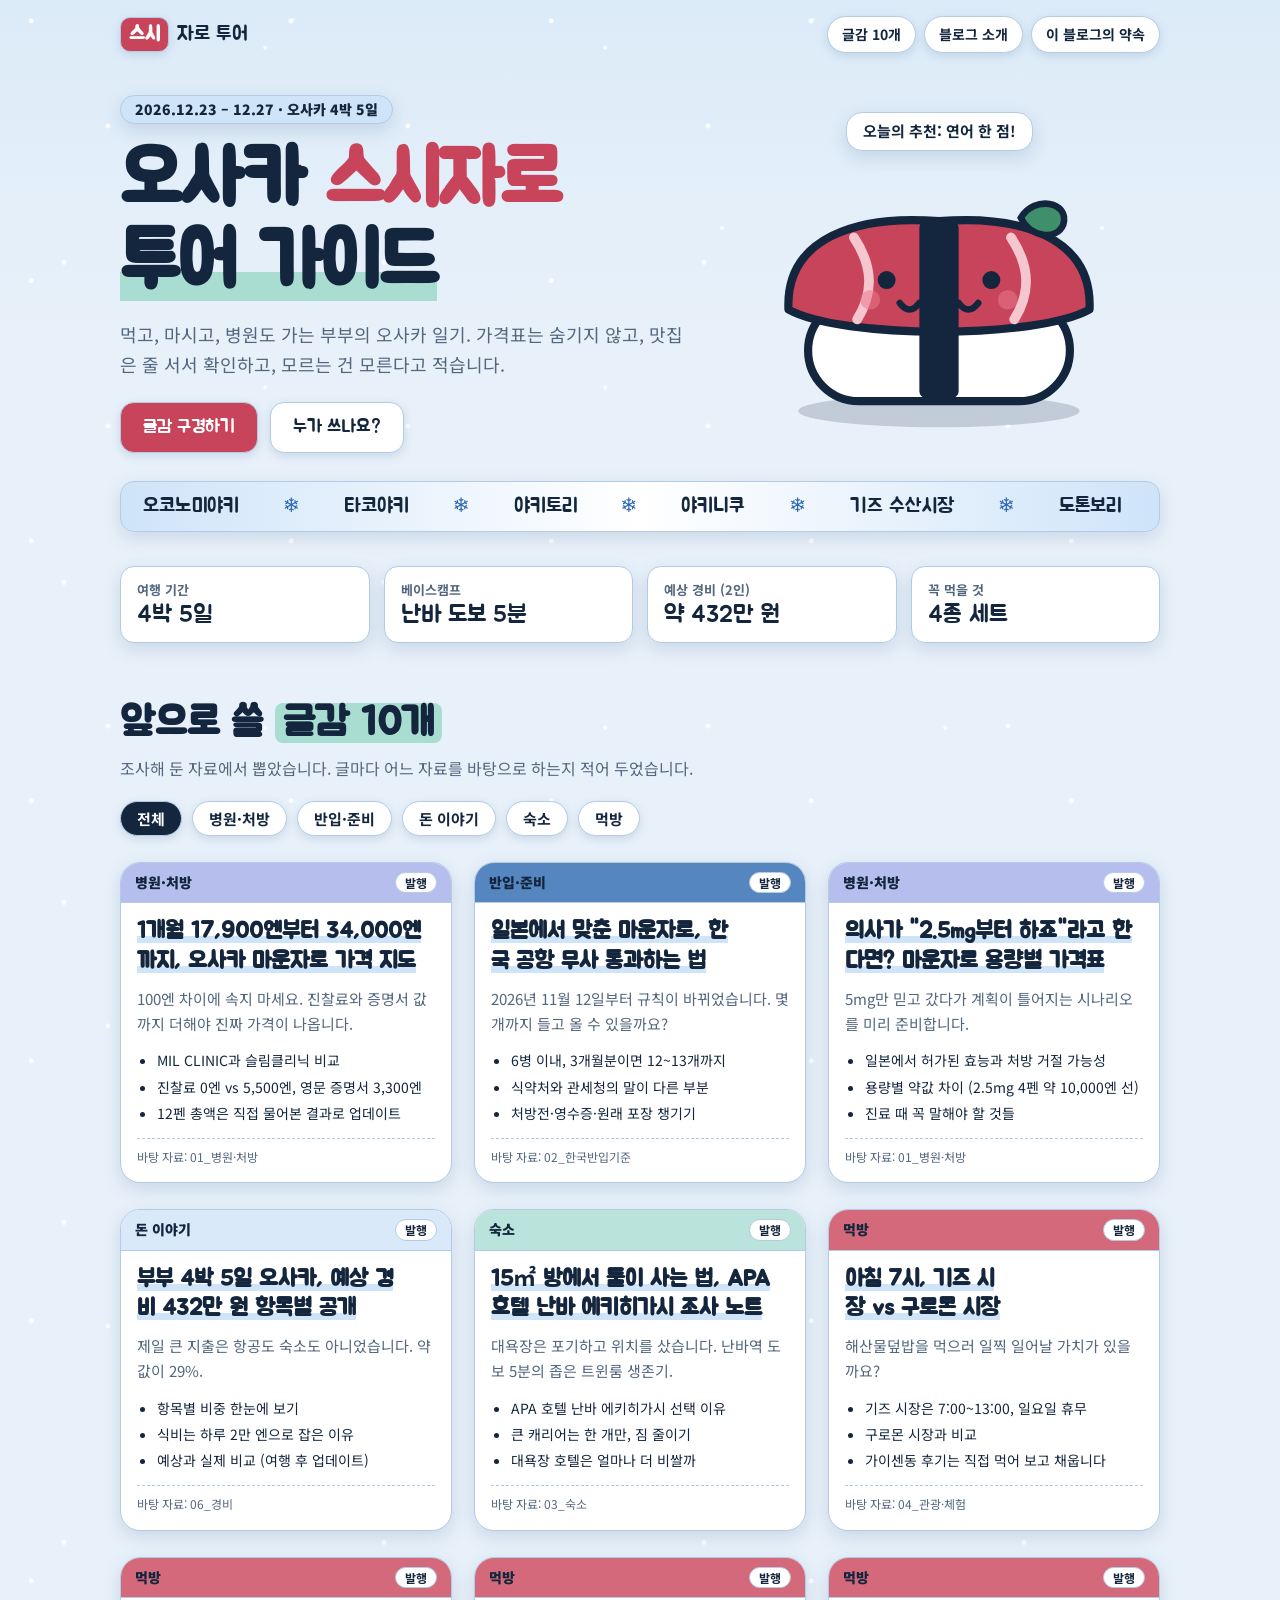
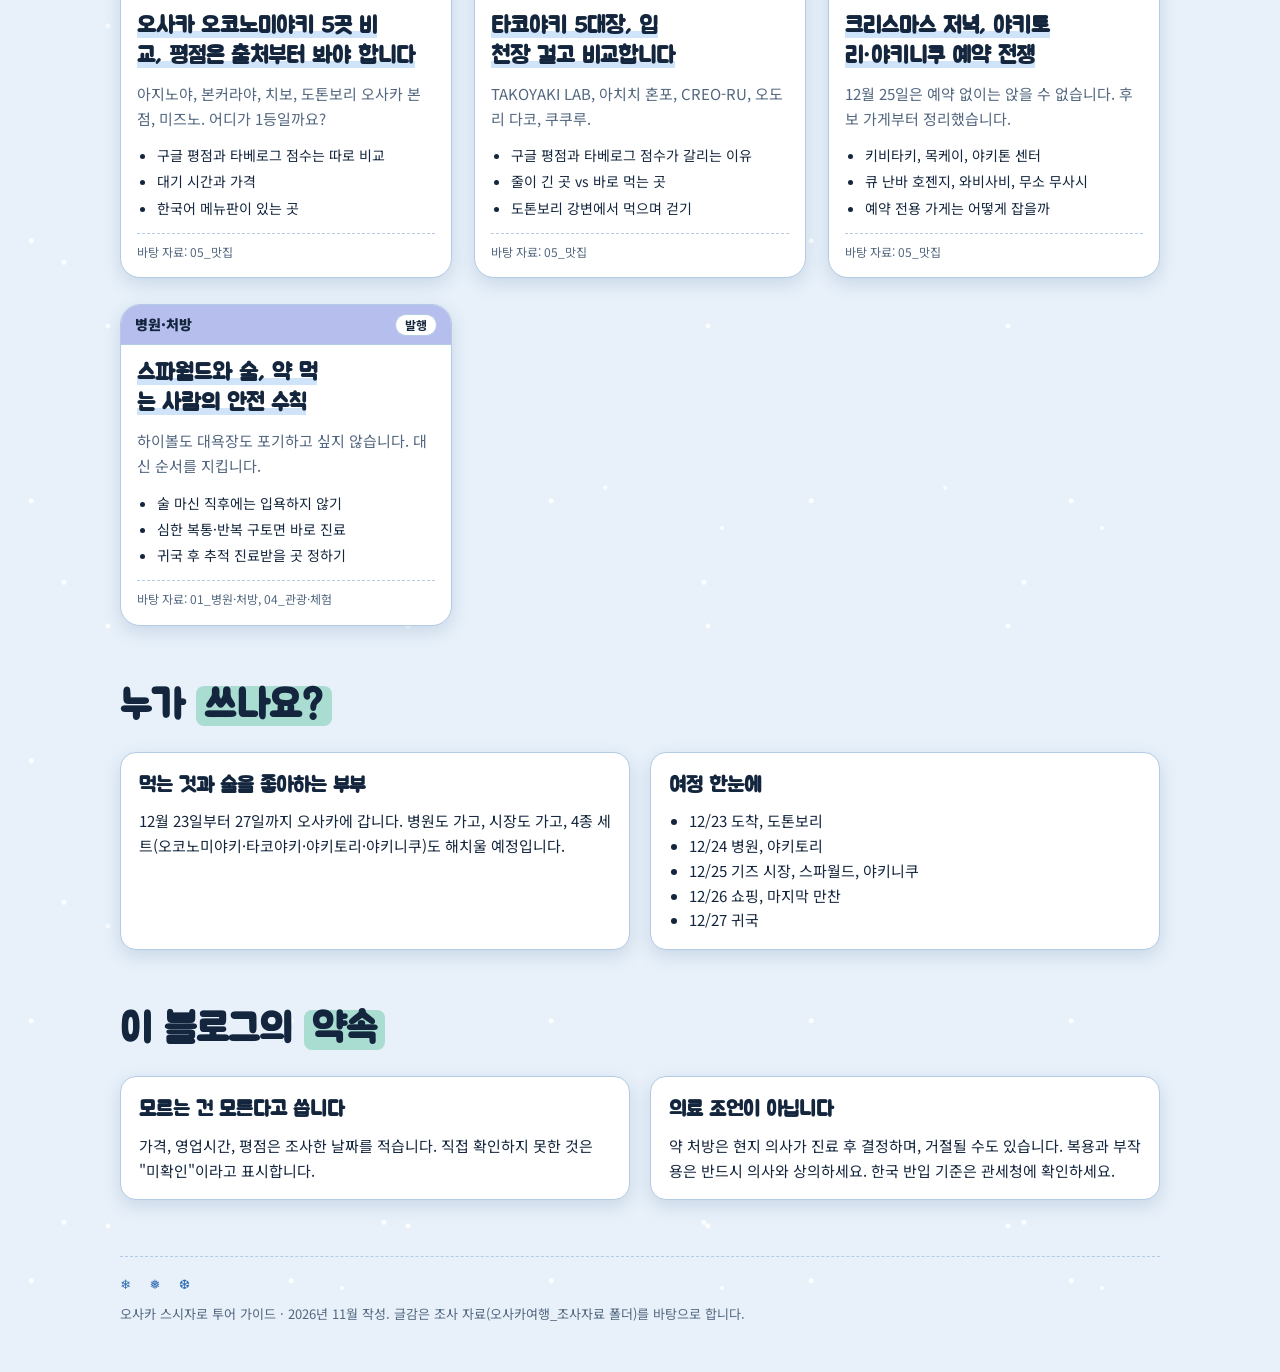
<file: index.html>
<!doctype html>
<html lang="ko">
<head>
  <meta charset="utf-8">
  <meta name="viewport" content="width=device-width, initial-scale=1">
  <title>오사카 스시자로 투어 가이드</title>
  <meta name="description" content="먹고 마시고 처방받는 오사카 4박 5일. 병원 가격부터 맛집, 경비까지 솔직하게 기록하는 여행 블로그">
  <meta name="author" content="helena8383">
  <meta name="keywords" content="오사카 여행, 오사카 4박 5일, 오사카 맛집, 마운자로 오사카, 오사카 경비, 부부 여행, 여행 블로그">
  <meta name="robots" content="index, follow, max-image-preview:large">
  <meta name="theme-color" content="#e8f1fa" media="(prefers-color-scheme: light)">
  <meta name="theme-color" content="#0c1829" media="(prefers-color-scheme: dark)">
  <link rel="canonical" href="https://helena8383.github.io/susijaro/">
  <meta property="og:type" content="website">
  <meta property="og:site_name" content="오사카 스시자로 투어 가이드">
  <meta property="og:locale" content="ko_KR">
  <meta property="og:title" content="오사카 스시자로 투어 가이드">
  <meta property="og:description" content="먹고 마시고 처방받는 오사카 4박 5일. 병원 가격부터 맛집, 경비까지 솔직하게 기록하는 여행 블로그">
  <meta property="og:url" content="https://helena8383.github.io/susijaro/">
  <meta property="og:image" content="https://helena8383.github.io/susijaro/og-image.jpg">
  <meta property="og:image:width" content="1200">
  <meta property="og:image:height" content="630">
  <meta property="og:image:alt" content="오사카 도톤보리 네온 간판 위에 쓴 '오사카 스시자로 투어 가이드' 제목">
  <meta name="twitter:card" content="summary_large_image">
  <meta name="twitter:title" content="오사카 스시자로 투어 가이드">
  <meta name="twitter:description" content="먹고 마시고 처방받는 오사카 4박 5일. 병원 가격부터 맛집, 경비까지 솔직하게 기록하는 여행 블로그">
  <meta name="twitter:image" content="https://helena8383.github.io/susijaro/og-image.jpg">
  <meta name="twitter:image:alt" content="오사카 도톤보리 네온 간판 위에 쓴 '오사카 스시자로 투어 가이드' 제목">
  <link rel="icon" href="favicon.svg" type="image/svg+xml">
  <script type="application/ld+json">
{
  "@context": "https://schema.org",
  "@type": "Blog",
  "name": "오사카 스시자로 투어 가이드",
  "description": "먹고 마시고 처방받는 오사카 4박 5일. 병원 가격부터 맛집, 경비까지 솔직하게 기록하는 여행 블로그",
  "url": "https://helena8383.github.io/susijaro/",
  "inLanguage": "ko-KR",
  "image": "https://helena8383.github.io/susijaro/og-image.jpg",
  "author": {
    "@type": "Person",
    "name": "helena8383"
  }
}
  </script>
  <link rel="preconnect" href="https://fonts.googleapis.com">
  <link rel="preconnect" href="https://fonts.gstatic.com" crossorigin>
  <link rel="stylesheet" href="https://fonts.googleapis.com/css2?family=Jua&family=Noto+Sans+KR:wght@400;500;700;900&display=swap">
  <link rel="stylesheet" href="style.css">
</head>
<body>
<div class="wrap">

  <div class="bar">
    <a class="logo" href="#top"><b>스시</b>자로 투어</a>
    <nav class="menu" aria-label="메뉴">
      <a href="#topics">글감 10개</a>
      <a href="#about">블로그 소개</a>
      <a href="#rules">이 블로그의 약속</a>
    </nav>
  </div>

  <header class="hero" id="top">
    <div>
      <span class="kicker">2026.12.23 – 12.27 · 오사카 4박 5일</span>
      <h1>오사카 <span>스시자로</span><br><em>투어 가이드</em></h1>
      <p class="lead">먹고, 마시고, 병원도 가는 부부의 오사카 일기. 가격표는 숨기지 않고, 맛집은 줄 서서 확인하고, 모르는 건 모른다고 적습니다.</p>
      <div class="cta">
        <a class="btn" href="#topics">글감 구경하기</a>
        <a class="btn alt" href="#about">누가 쓰나요?</a>
      </div>
    </div>
    <div class="mascot">
      <p class="bubble">오늘의 추천: 연어 한 점!</p>
      <svg viewBox="0 0 220 170" role="img" aria-label="웃는 연어 초밥 캐릭터">
        <ellipse cx="110" cy="154" rx="86" ry="10" fill="#14263d" opacity=".18"/>
        <rect x="30" y="86" width="160" height="62" rx="31" fill="#ffffff" stroke="#14263d" stroke-width="5"/>
        <path d="M18 92 C16 48 60 34 110 38 C160 34 204 48 202 92 C170 110 50 110 18 92Z" fill="#c8445a" stroke="#14263d" stroke-width="5" stroke-linejoin="round"/>
        <path d="M58 48 C70 66 70 82 60 98" stroke="#f6c6cf" stroke-width="6" fill="none" stroke-linecap="round"/>
        <path d="M154 48 C166 66 166 82 156 98" stroke="#f6c6cf" stroke-width="6" fill="none" stroke-linecap="round"/>
        <rect x="98" y="38" width="24" height="108" rx="4" fill="#14263d"/>
        <circle cx="78" cy="74" r="5.5" fill="#14263d"/>
        <circle cx="142" cy="74" r="5.5" fill="#14263d"/>
        <circle cx="68" cy="86" r="6" fill="#e8788c" opacity=".55"/>
        <circle cx="152" cy="86" r="6" fill="#e8788c" opacity=".55"/>
        <path d="M86 88 Q92 96 98 88" stroke="#14263d" stroke-width="4" fill="none" stroke-linecap="round"/>
        <path d="M122 88 Q128 96 134 88" stroke="#14263d" stroke-width="4" fill="none" stroke-linecap="round"/>
        <path d="M160 36 C168 22 190 26 186 40 C182 50 166 48 160 36Z" fill="#3f8f6b" stroke="#14263d" stroke-width="4"/>
      </svg>
    </div>
  </header>

  <div class="ticker" aria-hidden="true">
    <div class="track">
      <span>오코노미야키</span><span>타코야키</span><span>야키토리</span><span>야키니쿠</span><span>기즈 수산시장</span><span>도톤보리</span><span>하이볼 한 잔</span>
      <span>오코노미야키</span><span>타코야키</span><span>야키토리</span><span>야키니쿠</span><span>기즈 수산시장</span><span>도톤보리</span><span>하이볼 한 잔</span>
    </div>
  </div>

  <section class="facts" aria-label="여행 정보">
    <div class="fact"><div class="k">여행 기간</div><div class="v">4박 5일</div></div>
    <div class="fact"><div class="k">베이스캠프</div><div class="v">난바 도보 5분</div></div>
    <div class="fact"><div class="k">예상 경비 (2인)</div><div class="v">약 432만 원</div></div>
    <div class="fact"><div class="k">꼭 먹을 것</div><div class="v">4종 세트</div></div>
  </section>

  <section class="sec" id="topics">
    <h2>앞으로 쓸 <mark>글감 10개</mark></h2>
    <p class="sub">조사해 둔 자료에서 뽑았습니다. 글마다 어느 자료를 바탕으로 하는지 적어 두었습니다.</p>

    <div class="filters" role="group" aria-label="카테고리 필터">
      <button class="chip" type="button" data-f="all" aria-pressed="true">전체</button>
      <button class="chip" type="button" data-f="med" aria-pressed="false">병원·처방</button>
      <button class="chip" type="button" data-f="law" aria-pressed="false">반입·준비</button>
      <button class="chip" type="button" data-f="money" aria-pressed="false">돈 이야기</button>
      <button class="chip" type="button" data-f="stay" aria-pressed="false">숙소</button>
      <button class="chip" type="button" data-f="food" aria-pressed="false">먹방</button>
    </div>

    <div class="grid" id="grid">

      <article class="card t-med" data-c="med">
        <div class="head"><span class="cat">병원·처방</span><span class="state">발행</span></div>
        <div class="body">
          <h3><a href="posts/mounjaro-price-map.html">1개월 17,900엔부터 34,000엔까지, 오사카 마운자로 가격 지도</a></h3>
          <p class="hook">100엔 차이에 속지 마세요. 진찰료와 증명서 값까지 더해야 진짜 가격이 나옵니다.</p>
          <ul>
            <li>MIL CLINIC과 슬림클리닉 비교</li>
            <li>진찰료 0엔 vs 5,500엔, 영문 증명서 3,300엔</li>
            <li>12펜 총액은 직접 물어본 결과로 업데이트</li>
          </ul>
          <p class="src">바탕 자료: 01_병원·처방</p>
        </div>
      </article>

      <article class="card t-law" data-c="law">
        <div class="head"><span class="cat">반입·준비</span><span class="state">발행</span></div>
        <div class="body">
          <h3><a href="posts/korea-customs-rules.html">일본에서 맞춘 마운자로, 한국 공항 무사 통과하는 법</a></h3>
          <p class="hook">2026년 11월 12일부터 규칙이 바뀌었습니다. 몇 개까지 들고 올 수 있을까요?</p>
          <ul>
            <li>6병 이내, 3개월분이면 12~13개까지</li>
            <li>식약처와 관세청의 말이 다른 부분</li>
            <li>처방전·영수증·원래 포장 챙기기</li>
          </ul>
          <p class="src">바탕 자료: 02_한국반입기준</p>
        </div>
      </article>

      <article class="card t-med" data-c="med">
        <div class="head"><span class="cat">병원·처방</span><span class="state">발행</span></div>
        <div class="body">
          <h3><a href="posts/dose-2-5mg.html">의사가 "2.5mg부터 하죠"라고 한다면? 마운자로 용량별 가격표</a></h3>
          <p class="hook">5mg만 믿고 갔다가 계획이 틀어지는 시나리오를 미리 준비합니다.</p>
          <ul>
            <li>일본에서 허가된 효능과 처방 거절 가능성</li>
            <li>용량별 약값 차이 (2.5mg 4펜 약 10,000엔 선)</li>
            <li>진료 때 꼭 말해야 할 것들</li>
          </ul>
          <p class="src">바탕 자료: 01_병원·처방</p>
        </div>
      </article>

      <article class="card t-money" data-c="money">
        <div class="head"><span class="cat">돈 이야기</span><span class="state">발행</span></div>
        <div class="body">
          <h3><a href="posts/budget-432.html">부부 4박 5일 오사카, 예상 경비 432만 원 항목별 공개</a></h3>
          <p class="hook">제일 큰 지출은 항공도 숙소도 아니었습니다. 약값이 29%.</p>
          <ul>
            <li>항목별 비중 한눈에 보기</li>
            <li>식비는 하루 2만 엔으로 잡은 이유</li>
            <li>예상과 실제 비교 (여행 후 업데이트)</li>
          </ul>
          <p class="src">바탕 자료: 06_경비</p>
        </div>
      </article>

      <article class="card t-stay" data-c="stay">
        <div class="head"><span class="cat">숙소</span><span class="state">발행</span></div>
        <div class="body">
          <h3><a href="posts/hotel-15sqm.html">15㎡ 방에서 둘이 사는 법, APA 호텔 난바 에키히가시 조사 노트</a></h3>
          <p class="hook">대욕장은 포기하고 위치를 샀습니다. 난바역 도보 5분의 좁은 트윈룸 생존기.</p>
          <ul>
            <li>APA 호텔 난바 에키히가시 선택 이유</li>
            <li>큰 캐리어는 한 개만, 짐 줄이기</li>
            <li>대욕장 호텔은 얼마나 더 비쌀까</li>
          </ul>
          <p class="src">바탕 자료: 03_숙소</p>
        </div>
      </article>

      <article class="card t-food" data-c="food">
        <div class="head"><span class="cat">먹방</span><span class="state">발행</span></div>
        <div class="body">
          <h3><a href="posts/kizu-vs-kuromon.html">아침 7시, 기즈 시장 vs 구로몬 시장</a></h3>
          <p class="hook">해산물덮밥을 먹으러 일찍 일어날 가치가 있을까요?</p>
          <ul>
            <li>기즈 시장은 7:00~13:00, 일요일 휴무</li>
            <li>구로몬 시장과 비교</li>
            <li>가이센동 후기는 직접 먹어 보고 채웁니다</li>
          </ul>
          <p class="src">바탕 자료: 04_관광·체험</p>
        </div>
      </article>

      <article class="card t-food" data-c="food">
        <div class="head"><span class="cat">먹방</span><span class="state">발행</span></div>
        <div class="body">
          <h3><a href="posts/okonomiyaki-5.html">오사카 오코노미야키 5곳 비교, 평점은 출처부터 봐야 합니다</a></h3>
          <p class="hook">아지노야, 본커라야, 치보, 도톤보리 오사카 본점, 미즈노. 어디가 1등일까요?</p>
          <ul>
            <li>구글 평점과 타베로그 점수는 따로 비교</li>
            <li>대기 시간과 가격</li>
            <li>한국어 메뉴판이 있는 곳</li>
          </ul>
          <p class="src">바탕 자료: 05_맛집</p>
        </div>
      </article>

      <article class="card t-food" data-c="food">
        <div class="head"><span class="cat">먹방</span><span class="state">발행</span></div>
        <div class="body">
          <h3><a href="posts/takoyaki-5.html">타코야키 5대장, 입천장 걸고 비교합니다</a></h3>
          <p class="hook">TAKOYAKI LAB, 아치치 혼포, CREO-RU, 오도리 다코, 쿠쿠루.</p>
          <ul>
            <li>구글 평점과 타베로그 점수가 갈리는 이유</li>
            <li>줄이 긴 곳 vs 바로 먹는 곳</li>
            <li>도톤보리 강변에서 먹으며 걷기</li>
          </ul>
          <p class="src">바탕 자료: 05_맛집</p>
        </div>
      </article>

      <article class="card t-food" data-c="food">
        <div class="head"><span class="cat">먹방</span><span class="state">발행</span></div>
        <div class="body">
          <h3><a href="posts/christmas-yakitori-yakiniku.html">크리스마스 저녁, 야키토리·야키니쿠 예약 전쟁</a></h3>
          <p class="hook">12월 25일은 예약 없이는 앉을 수 없습니다. 후보 가게부터 정리했습니다.</p>
          <ul>
            <li>키비타키, 목케이, 야키톤 센터</li>
            <li>큐 난바 호젠지, 와비사비, 무소 무사시</li>
            <li>예약 전용 가게는 어떻게 잡을까</li>
          </ul>
          <p class="src">바탕 자료: 05_맛집</p>
        </div>
      </article>

      <article class="card t-med" data-c="med">
        <div class="head"><span class="cat">병원·처방</span><span class="state">발행</span></div>
        <div class="body">
          <h3><a href="posts/spaworld-and-drinks.html">스파월드와 술, 약 먹는 사람의 안전 수칙</a></h3>
          <p class="hook">하이볼도 대욕장도 포기하고 싶지 않습니다. 대신 순서를 지킵니다.</p>
          <ul>
            <li>술 마신 직후에는 입욕하지 않기</li>
            <li>심한 복통·반복 구토면 바로 진료</li>
            <li>귀국 후 추적 진료받을 곳 정하기</li>
          </ul>
          <p class="src">바탕 자료: 01_병원·처방, 04_관광·체험</p>
        </div>
      </article>

    </div>
  </section>

  <section class="sec" id="about">
    <h2>누가 <mark>쓰나요?</mark></h2>
    <div class="about">
      <div class="note">
        <h3>먹는 것과 술을 좋아하는 부부</h3>
        <p>12월 23일부터 27일까지 오사카에 갑니다. 병원도 가고, 시장도 가고, 4종 세트(오코노미야키·타코야키·야키토리·야키니쿠)도 해치울 예정입니다.</p>
      </div>
      <div class="note">
        <h3>여정 한눈에</h3>
        <ul>
          <li>12/23 도착, 도톤보리</li>
          <li>12/24 병원, 야키토리</li>
          <li>12/25 기즈 시장, 스파월드, 야키니쿠</li>
          <li>12/26 쇼핑, 마지막 만찬</li>
          <li>12/27 귀국</li>
        </ul>
      </div>
    </div>
  </section>

  <section class="sec" id="rules">
    <h2>이 블로그의 <mark>약속</mark></h2>
    <div class="about">
      <div class="note">
        <h3>모르는 건 모른다고 씁니다</h3>
        <p>가격, 영업시간, 평점은 조사한 날짜를 적습니다. 직접 확인하지 못한 것은 "미확인"이라고 표시합니다.</p>
      </div>
      <div class="note">
        <h3>의료 조언이 아닙니다</h3>
        <p>약 처방은 현지 의사가 진료 후 결정하며, 거절될 수도 있습니다. 복용과 부작용은 반드시 의사와 상의하세요. 한국 반입 기준은 관세청에 확인하세요.</p>
      </div>
    </div>
  </section>

  <footer>
    <p>오사카 스시자로 투어 가이드 · 2026년 11월 작성. 글감은 조사 자료(오사카여행_조사자료 폴더)를 바탕으로 합니다.</p>
  </footer>

</div>

<script>
  (function () {
    var chips = document.querySelectorAll('.chip');
    var cards = document.querySelectorAll('#grid .card');
    chips.forEach(function (chip) {
      chip.addEventListener('click', function () {
        var f = chip.getAttribute('data-f');
        chips.forEach(function (c) { c.setAttribute('aria-pressed', c === chip ? 'true' : 'false'); });
        cards.forEach(function (card) {
          card.hidden = !(f === 'all' || card.getAttribute('data-c') === f);
        });
      });
    });
  })();
</script>
</body>
</html>
</file>
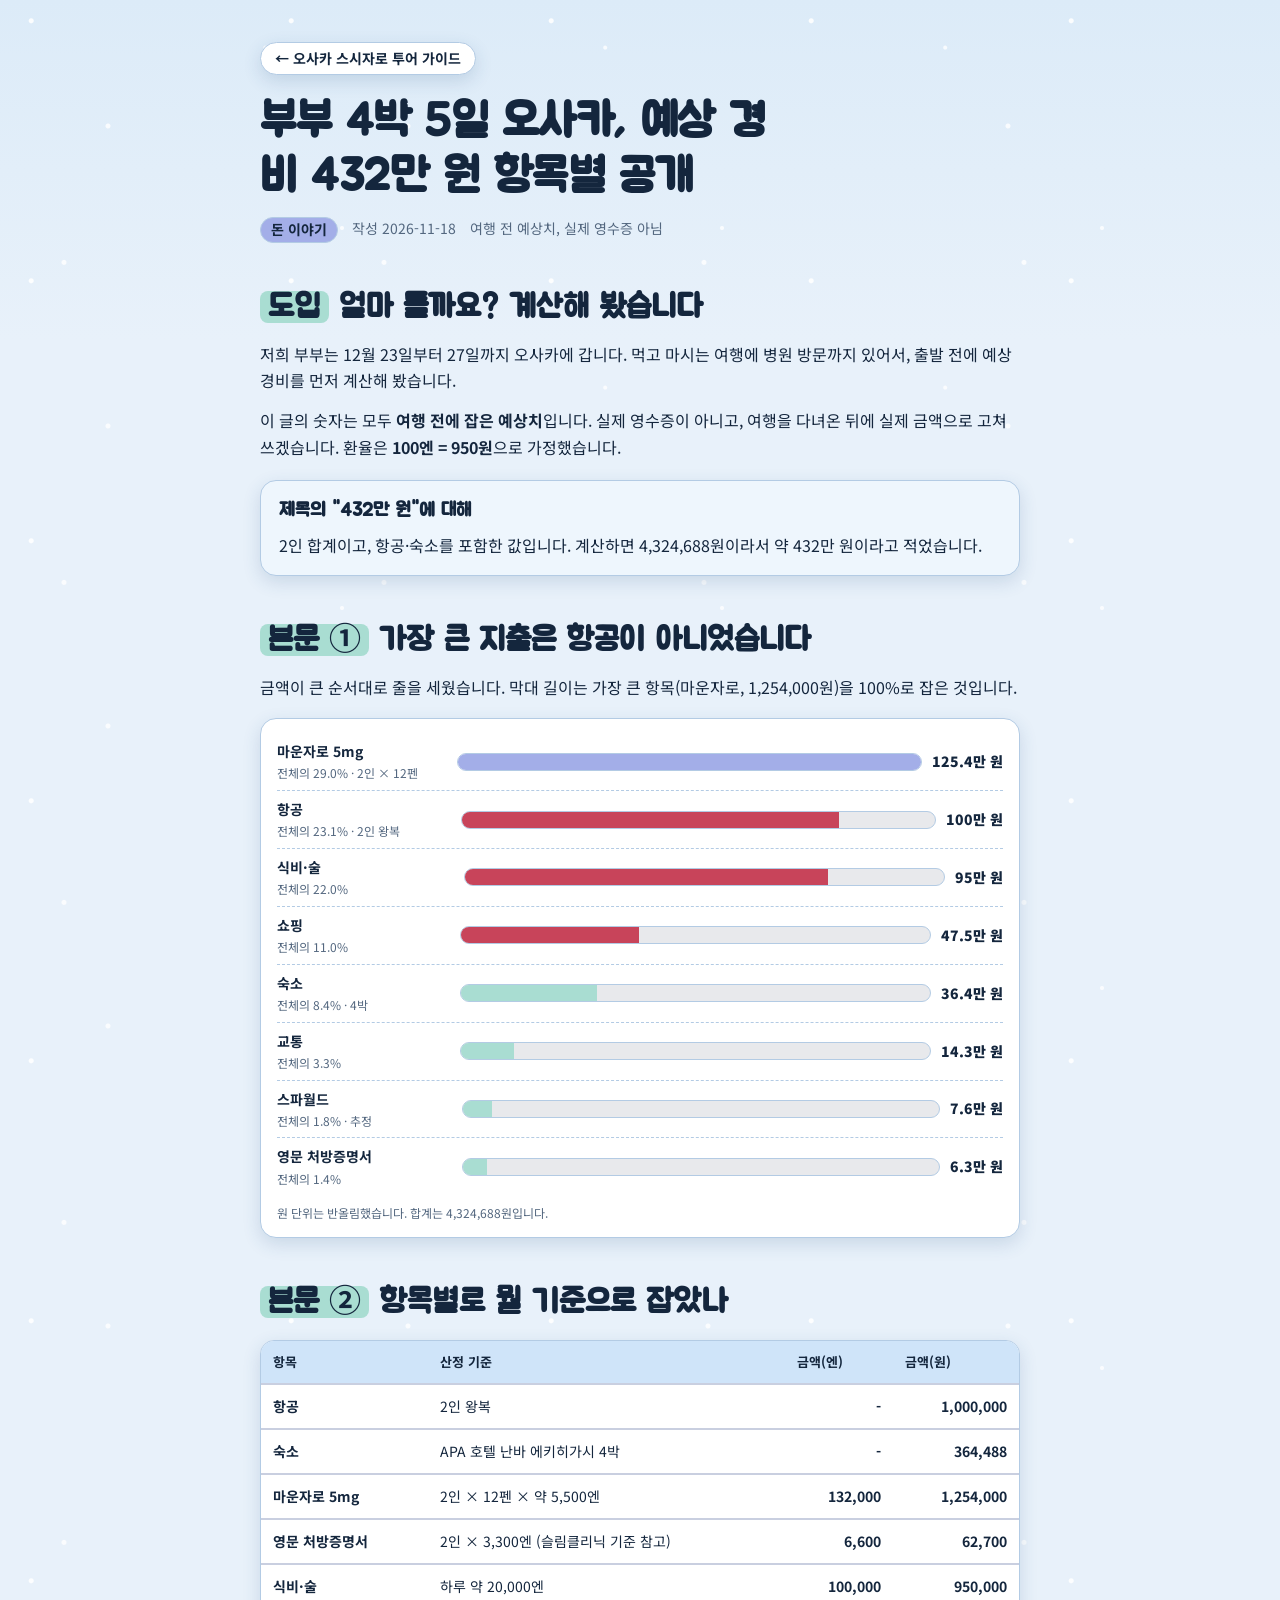
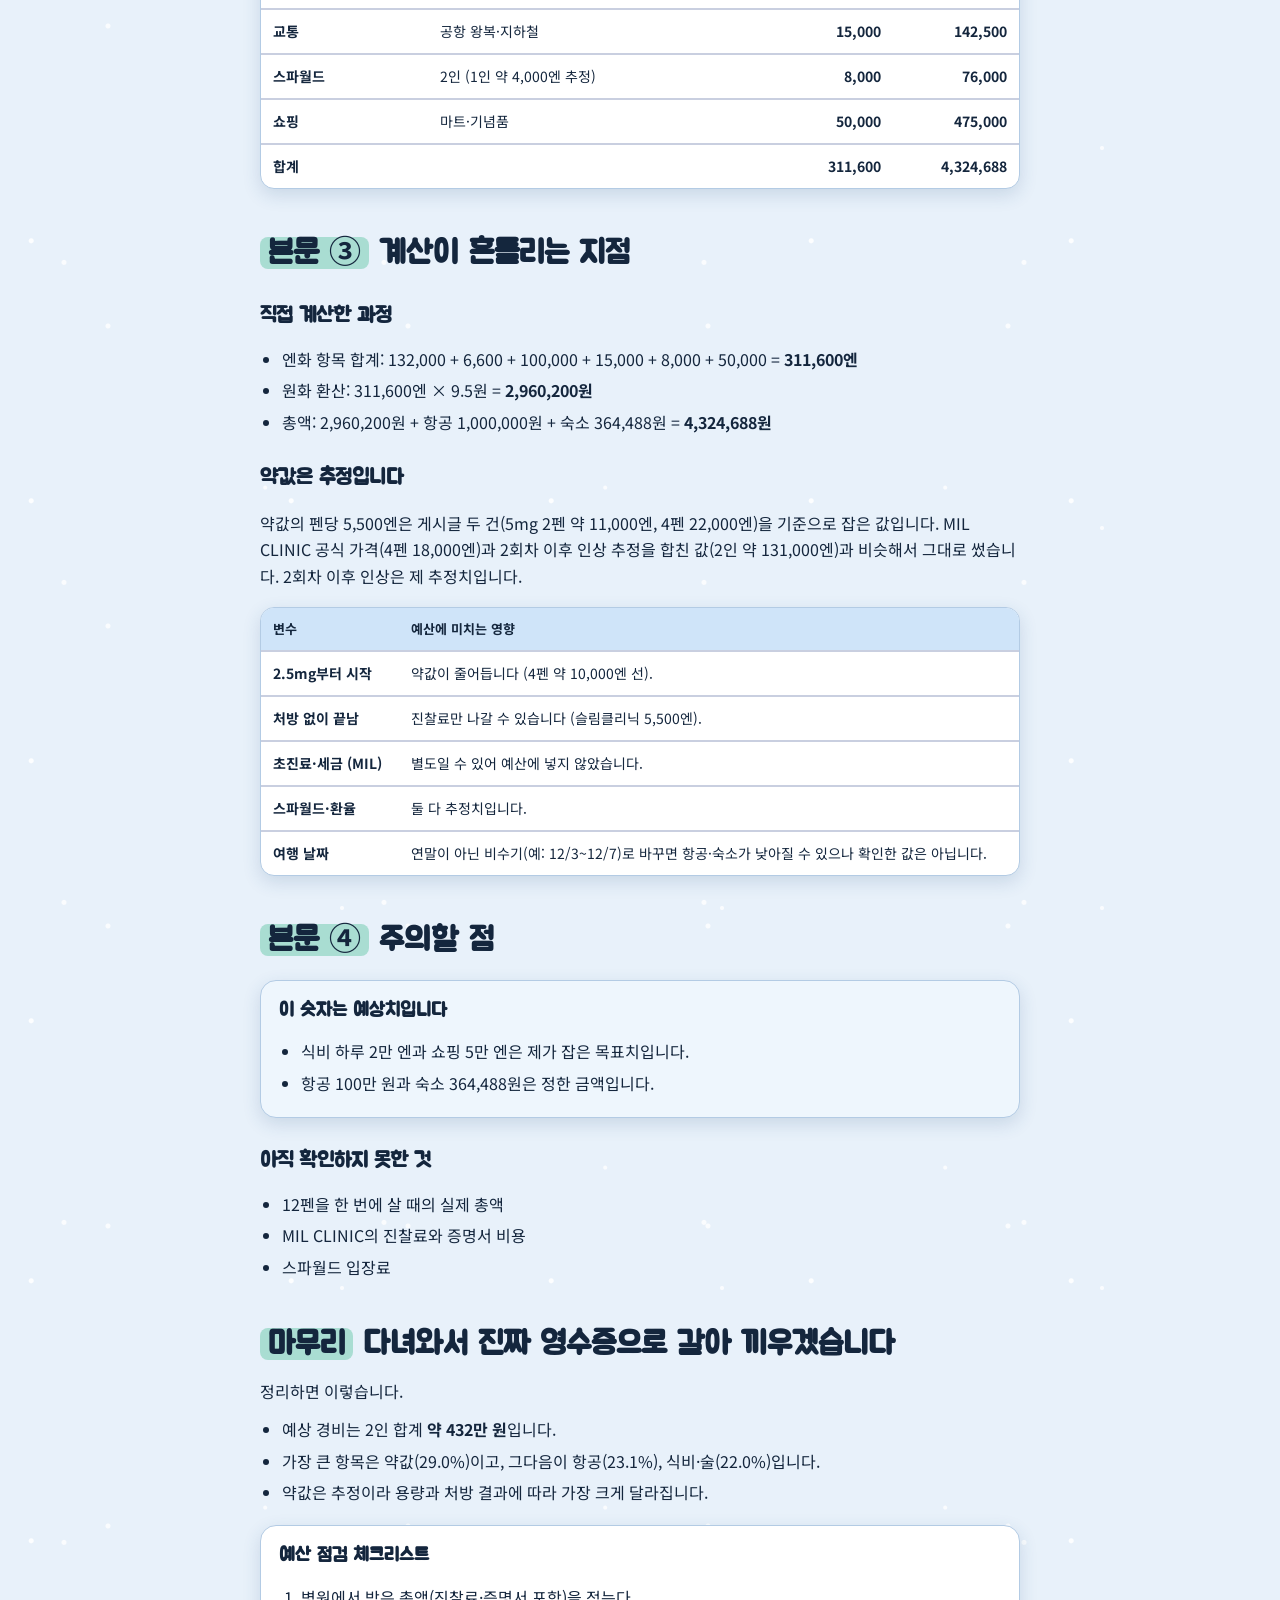
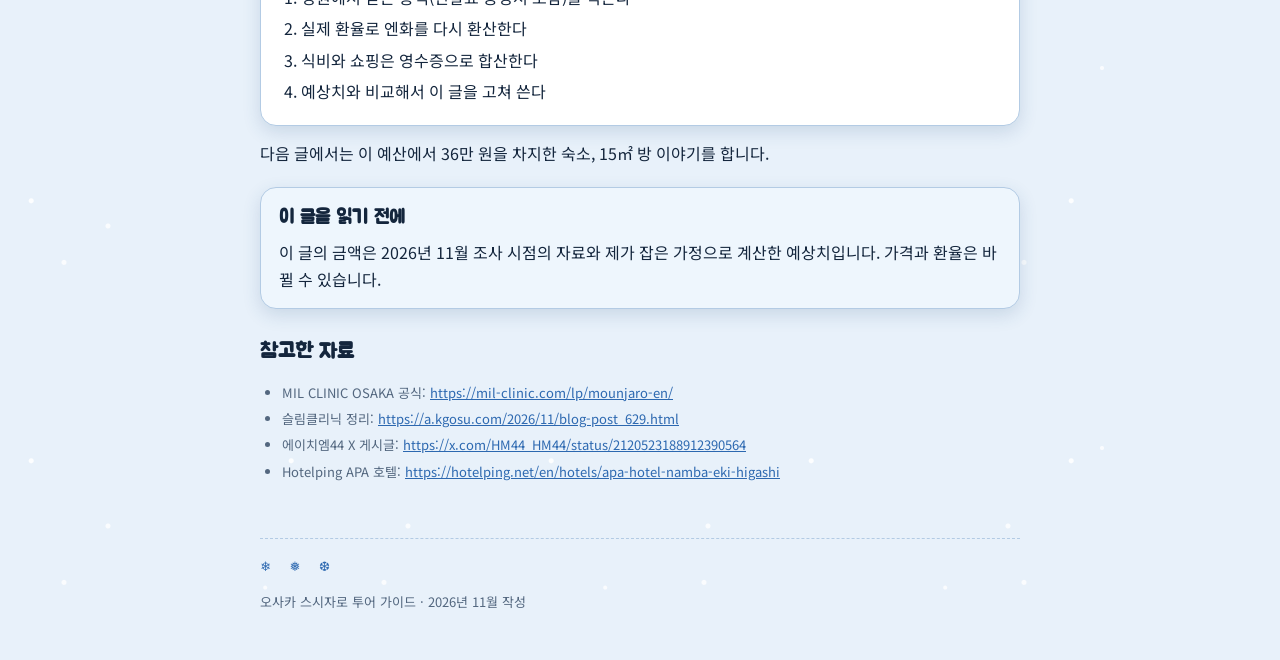
<file: posts/budget-432.html>
<!doctype html>
<html lang="ko">
<head>
  <meta charset="utf-8">
  <meta name="viewport" content="width=device-width, initial-scale=1">
  <title>부부 4박 5일 오사카, 예상 경비 432만 원 항목별 공개</title>
  <meta name="description" content="항공·숙소·약값·식비까지, 오사카 4박 5일 부부 여행의 예상 경비를 항목별로 계산했습니다. 가장 큰 지출은 약값이었습니다.">
  <meta name="author" content="helena8383">
  <meta name="keywords" content="오사카 여행 경비, 오사카 4박 5일 비용, 부부 해외여행 예산, 마운자로 약값">
  <meta name="robots" content="index, follow, max-image-preview:large">
  <meta name="theme-color" content="#e8f1fa" media="(prefers-color-scheme: light)">
  <meta name="theme-color" content="#0c1829" media="(prefers-color-scheme: dark)">
  <link rel="canonical" href="https://helena8383.github.io/susijaro/posts/budget-432.html">
  <meta property="og:type" content="article">
  <meta property="og:site_name" content="오사카 스시자로 투어 가이드">
  <meta property="og:locale" content="ko_KR">
  <meta property="og:title" content="부부 4박 5일 오사카, 예상 경비 432만 원 항목별 공개">
  <meta property="og:description" content="항공·숙소·약값·식비까지, 오사카 4박 5일 부부 여행의 예상 경비를 항목별로 계산했습니다. 가장 큰 지출은 약값이었습니다.">
  <meta property="og:url" content="https://helena8383.github.io/susijaro/posts/budget-432.html">
  <meta property="og:image" content="https://helena8383.github.io/susijaro/og-image.jpg">
  <meta property="og:image:width" content="1200">
  <meta property="og:image:height" content="630">
  <meta property="og:image:alt" content="오사카 도톤보리 네온 간판 위에 쓴 '오사카 스시자로 투어 가이드' 제목">
  <meta name="twitter:card" content="summary_large_image">
  <meta name="twitter:title" content="부부 4박 5일 오사카, 예상 경비 432만 원 항목별 공개">
  <meta name="twitter:description" content="항공·숙소·약값·식비까지, 오사카 4박 5일 부부 여행의 예상 경비를 항목별로 계산했습니다. 가장 큰 지출은 약값이었습니다.">
  <meta name="twitter:image" content="https://helena8383.github.io/susijaro/og-image.jpg">
  <meta name="twitter:image:alt" content="오사카 도톤보리 네온 간판 위에 쓴 '오사카 스시자로 투어 가이드' 제목">
  <meta property="article:author" content="helena8383">
  <meta property="article:published_time" content="2026-11-18">
  <meta property="article:modified_time" content="2026-11-18">
  <link rel="icon" href="../favicon.svg" type="image/svg+xml">
  <script type="application/ld+json">
{
  "@context": "https://schema.org",
  "@type": "BlogPosting",
  "headline": "부부 4박 5일 오사카, 예상 경비 432만 원 항목별 공개",
  "description": "항공·숙소·약값·식비까지, 오사카 4박 5일 부부 여행의 예상 경비를 항목별로 계산했습니다. 가장 큰 지출은 약값이었습니다.",
  "image": "https://helena8383.github.io/susijaro/og-image.jpg",
  "datePublished": "2026-11-18",
  "dateModified": "2026-11-18",
  "inLanguage": "ko-KR",
  "author": {
    "@type": "Person",
    "name": "helena8383"
  },
  "publisher": {
    "@type": "Organization",
    "name": "오사카 스시자로 투어 가이드"
  },
  "mainEntityOfPage": {
    "@type": "WebPage",
    "@id": "https://helena8383.github.io/susijaro/posts/budget-432.html"
  }
}
  </script>
  <link rel="preconnect" href="https://fonts.googleapis.com">
  <link rel="preconnect" href="https://fonts.gstatic.com" crossorigin>
  <link rel="stylesheet" href="https://fonts.googleapis.com/css2?family=Jua&family=Noto+Sans+KR:wght@400;500;700;900&display=swap">
  <link rel="stylesheet" href="../style.css">
</head>
<body>
<div class="wrap">
<article class="post">

  <p class="crumb"><a href="../index.html#topics">← 오사카 스시자로 투어 가이드</a></p>
  <h1>부부 4박 5일 오사카, 예상 경비 432만 원 항목별 공개</h1>
  <p class="meta"><b>돈 이야기</b><span>작성 2026-11-18</span><span>여행 전 예상치, 실제 영수증 아님</span></p>

  <!-- 도입 -->
  <h2><mark>도입</mark> 얼마 들까요? 계산해 봤습니다</h2>
  <p>저희 부부는 12월 23일부터 27일까지 오사카에 갑니다. 먹고 마시는 여행에 병원 방문까지 있어서, 출발 전에 예상 경비를 먼저 계산해 봤습니다.</p>
  <p>이 글의 숫자는 모두 <b>여행 전에 잡은 예상치</b>입니다. 실제 영수증이 아니고, 여행을 다녀온 뒤에 실제 금액으로 고쳐 쓰겠습니다. 환율은 <b>100엔 = 950원</b>으로 가정했습니다.</p>

  <div class="box warn">
    <strong class="t">제목의 "432만 원"에 대해</strong>
    <p>2인 합계이고, 항공·숙소를 포함한 값입니다. 계산하면 4,324,688원이라서 약 432만 원이라고 적었습니다.</p>
  </div>

  <!-- 본문 ① -->
  <h2><mark>본문 ①</mark> 가장 큰 지출은 항공이 아니었습니다</h2>
  <p>금액이 큰 순서대로 줄을 세웠습니다. 막대 길이는 가장 큰 항목(마운자로, 1,254,000원)을 100%로 잡은 것입니다.</p>

  <div class="map" role="img" aria-label="항목별 예상 경비 막대 그래프">
    <div class="row"><span class="nm">마운자로 5mg<small>전체의 29.0% · 2인 × 12펜</small></span><span class="tr"><span class="fl hi" style="width:100%"></span></span><span class="pr">125.4만 원</span></div>
    <div class="row"><span class="nm">항공<small>전체의 23.1% · 2인 왕복</small></span><span class="tr"><span class="fl" style="width:79.7%"></span></span><span class="pr">100만 원</span></div>
    <div class="row"><span class="nm">식비·술<small>전체의 22.0%</small></span><span class="tr"><span class="fl" style="width:75.8%"></span></span><span class="pr">95만 원</span></div>
    <div class="row"><span class="nm">쇼핑<small>전체의 11.0%</small></span><span class="tr"><span class="fl" style="width:37.9%"></span></span><span class="pr">47.5만 원</span></div>
    <div class="row"><span class="nm">숙소<small>전체의 8.4% · 4박</small></span><span class="tr"><span class="fl lo" style="width:29.1%"></span></span><span class="pr">36.4만 원</span></div>
    <div class="row"><span class="nm">교통<small>전체의 3.3%</small></span><span class="tr"><span class="fl lo" style="width:11.4%"></span></span><span class="pr">14.3만 원</span></div>
    <div class="row"><span class="nm">스파월드<small>전체의 1.8% · 추정</small></span><span class="tr"><span class="fl lo" style="width:6.1%"></span></span><span class="pr">7.6만 원</span></div>
    <div class="row"><span class="nm">영문 처방증명서<small>전체의 1.4%</small></span><span class="tr"><span class="fl lo" style="width:5%"></span></span><span class="pr">6.3만 원</span></div>
    <p class="axis">원 단위는 반올림했습니다. 합계는 4,324,688원입니다.</p>
  </div>

  <!-- 본문 ② -->
  <h2><mark>본문 ②</mark> 항목별로 뭘 기준으로 잡았나</h2>
  <div class="tablewrap">
    <table>
      <thead><tr><th>항목</th><th>산정 기준</th><th>금액(엔)</th><th>금액(원)</th></tr></thead>
      <tbody>
        <tr><td><b>항공</b></td><td>2인 왕복</td><td class="num">-</td><td class="num">1,000,000</td></tr>
        <tr><td><b>숙소</b></td><td>APA 호텔 난바 에키히가시 4박</td><td class="num">-</td><td class="num">364,488</td></tr>
        <tr><td><b>마운자로 5mg</b></td><td>2인 × 12펜 × 약 5,500엔</td><td class="num">132,000</td><td class="num">1,254,000</td></tr>
        <tr><td><b>영문 처방증명서</b></td><td>2인 × 3,300엔 (슬림클리닉 기준 참고)</td><td class="num">6,600</td><td class="num">62,700</td></tr>
        <tr><td><b>식비·술</b></td><td>하루 약 20,000엔</td><td class="num">100,000</td><td class="num">950,000</td></tr>
        <tr><td><b>교통</b></td><td>공항 왕복·지하철</td><td class="num">15,000</td><td class="num">142,500</td></tr>
        <tr><td><b>스파월드</b></td><td>2인 (1인 약 4,000엔 추정)</td><td class="num">8,000</td><td class="num">76,000</td></tr>
        <tr><td><b>쇼핑</b></td><td>마트·기념품</td><td class="num">50,000</td><td class="num">475,000</td></tr>
        <tr><td><b>합계</b></td><td></td><td class="num">311,600</td><td class="num">4,324,688</td></tr>
      </tbody>
    </table>
  </div>

  <!-- 본문 ③ -->
  <h2><mark>본문 ③</mark> 계산이 흔들리는 지점</h2>
  <h3>직접 계산한 과정</h3>
  <ul>
    <li>엔화 항목 합계: 132,000 + 6,600 + 100,000 + 15,000 + 8,000 + 50,000 = <b>311,600엔</b></li>
    <li>원화 환산: 311,600엔 × 9.5원 = <b>2,960,200원</b></li>
    <li>총액: 2,960,200원 + 항공 1,000,000원 + 숙소 364,488원 = <b>4,324,688원</b></li>
  </ul>

  <h3>약값은 추정입니다</h3>
  <p>약값의 펜당 5,500엔은 게시글 두 건(5mg 2펜 약 11,000엔, 4펜 22,000엔)을 기준으로 잡은 값입니다. MIL CLINIC 공식 가격(4펜 18,000엔)과 2회차 이후 인상 추정을 합친 값(2인 약 131,000엔)과 비슷해서 그대로 썼습니다. 2회차 이후 인상은 제 추정치입니다.</p>

  <div class="tablewrap">
    <table>
      <thead><tr><th>변수</th><th>예산에 미치는 영향</th></tr></thead>
      <tbody>
        <tr><td><b>2.5mg부터 시작</b></td><td>약값이 줄어듭니다 (4펜 약 10,000엔 선).</td></tr>
        <tr><td><b>처방 없이 끝남</b></td><td>진찰료만 나갈 수 있습니다 (슬림클리닉 5,500엔).</td></tr>
        <tr><td><b>초진료·세금 (MIL)</b></td><td>별도일 수 있어 예산에 넣지 않았습니다.</td></tr>
        <tr><td><b>스파월드·환율</b></td><td>둘 다 추정치입니다.</td></tr>
        <tr><td><b>여행 날짜</b></td><td>연말이 아닌 비수기(예: 12/3~12/7)로 바꾸면 항공·숙소가 낮아질 수 있으나 확인한 값은 아닙니다.</td></tr>
      </tbody>
    </table>
  </div>

  <!-- 본문 ④ -->
  <h2><mark>본문 ④</mark> 주의할 점</h2>
  <div class="box warn">
    <strong class="t">이 숫자는 예상치입니다</strong>
    <ul>
      <li>식비 하루 2만 엔과 쇼핑 5만 엔은 제가 잡은 목표치입니다.</li>
      <li>항공 100만 원과 숙소 364,488원은 정한 금액입니다.</li>
    </ul>
  </div>

  <h3>아직 확인하지 못한 것</h3>
  <ul>
    <li>12펜을 한 번에 살 때의 실제 총액</li>
    <li>MIL CLINIC의 진찰료와 증명서 비용</li>
    <li>스파월드 입장료</li>
  </ul>

  <!-- 마무리 -->
  <h2><mark>마무리</mark> 다녀와서 진짜 영수증으로 갈아 끼우겠습니다</h2>
  <p>정리하면 이렇습니다.</p>
  <ul>
    <li>예상 경비는 2인 합계 <b>약 432만 원</b>입니다.</li>
    <li>가장 큰 항목은 약값(29.0%)이고, 그다음이 항공(23.1%), 식비·술(22.0%)입니다.</li>
    <li>약값은 추정이라 용량과 처방 결과에 따라 가장 크게 달라집니다.</li>
  </ul>

  <div class="box">
    <strong class="t">예산 점검 체크리스트</strong>
    <ol>
      <li>병원에서 받은 총액(진찰료·증명서 포함)을 적는다</li>
      <li>실제 환율로 엔화를 다시 환산한다</li>
      <li>식비와 쇼핑은 영수증으로 합산한다</li>
      <li>예상치와 비교해서 이 글을 고쳐 쓴다</li>
    </ol>
  </div>

  <p>다음 글에서는 이 예산에서 36만 원을 차지한 숙소, 15㎡ 방 이야기를 합니다.</p>

  <div class="box warn">
    <strong class="t">이 글을 읽기 전에</strong>
    <p>이 글의 금액은 2026년 11월 조사 시점의 자료와 제가 잡은 가정으로 계산한 예상치입니다. 가격과 환율은 바뀔 수 있습니다.</p>
  </div>

  <h3>참고한 자료</h3>
  <ul class="src-list">
    <li>MIL CLINIC OSAKA 공식: <a href="https://mil-clinic.com/lp/mounjaro-en/" target="_blank" rel="noopener">https://mil-clinic.com/lp/mounjaro-en/</a></li>
    <li>슬림클리닉 정리: <a href="https://a.kgosu.com/2026/11/blog-post_629.html" target="_blank" rel="noopener">https://a.kgosu.com/2026/11/blog-post_629.html</a></li>
    <li>에이치엠44 X 게시글: <a href="https://x.com/HM44_HM44/status/2120523188912390564" target="_blank" rel="noopener">https://x.com/HM44_HM44/status/2120523188912390564</a></li>
    <li>Hotelping APA 호텔: <a href="https://hotelping.net/en/hotels/apa-hotel-namba-eki-higashi" target="_blank" rel="noopener">https://hotelping.net/en/hotels/apa-hotel-namba-eki-higashi</a></li>
  </ul>

  <footer>
    <p>오사카 스시자로 투어 가이드 · 2026년 11월 작성</p>
  </footer>

</article>
</div>
</body>
</html>
</file>
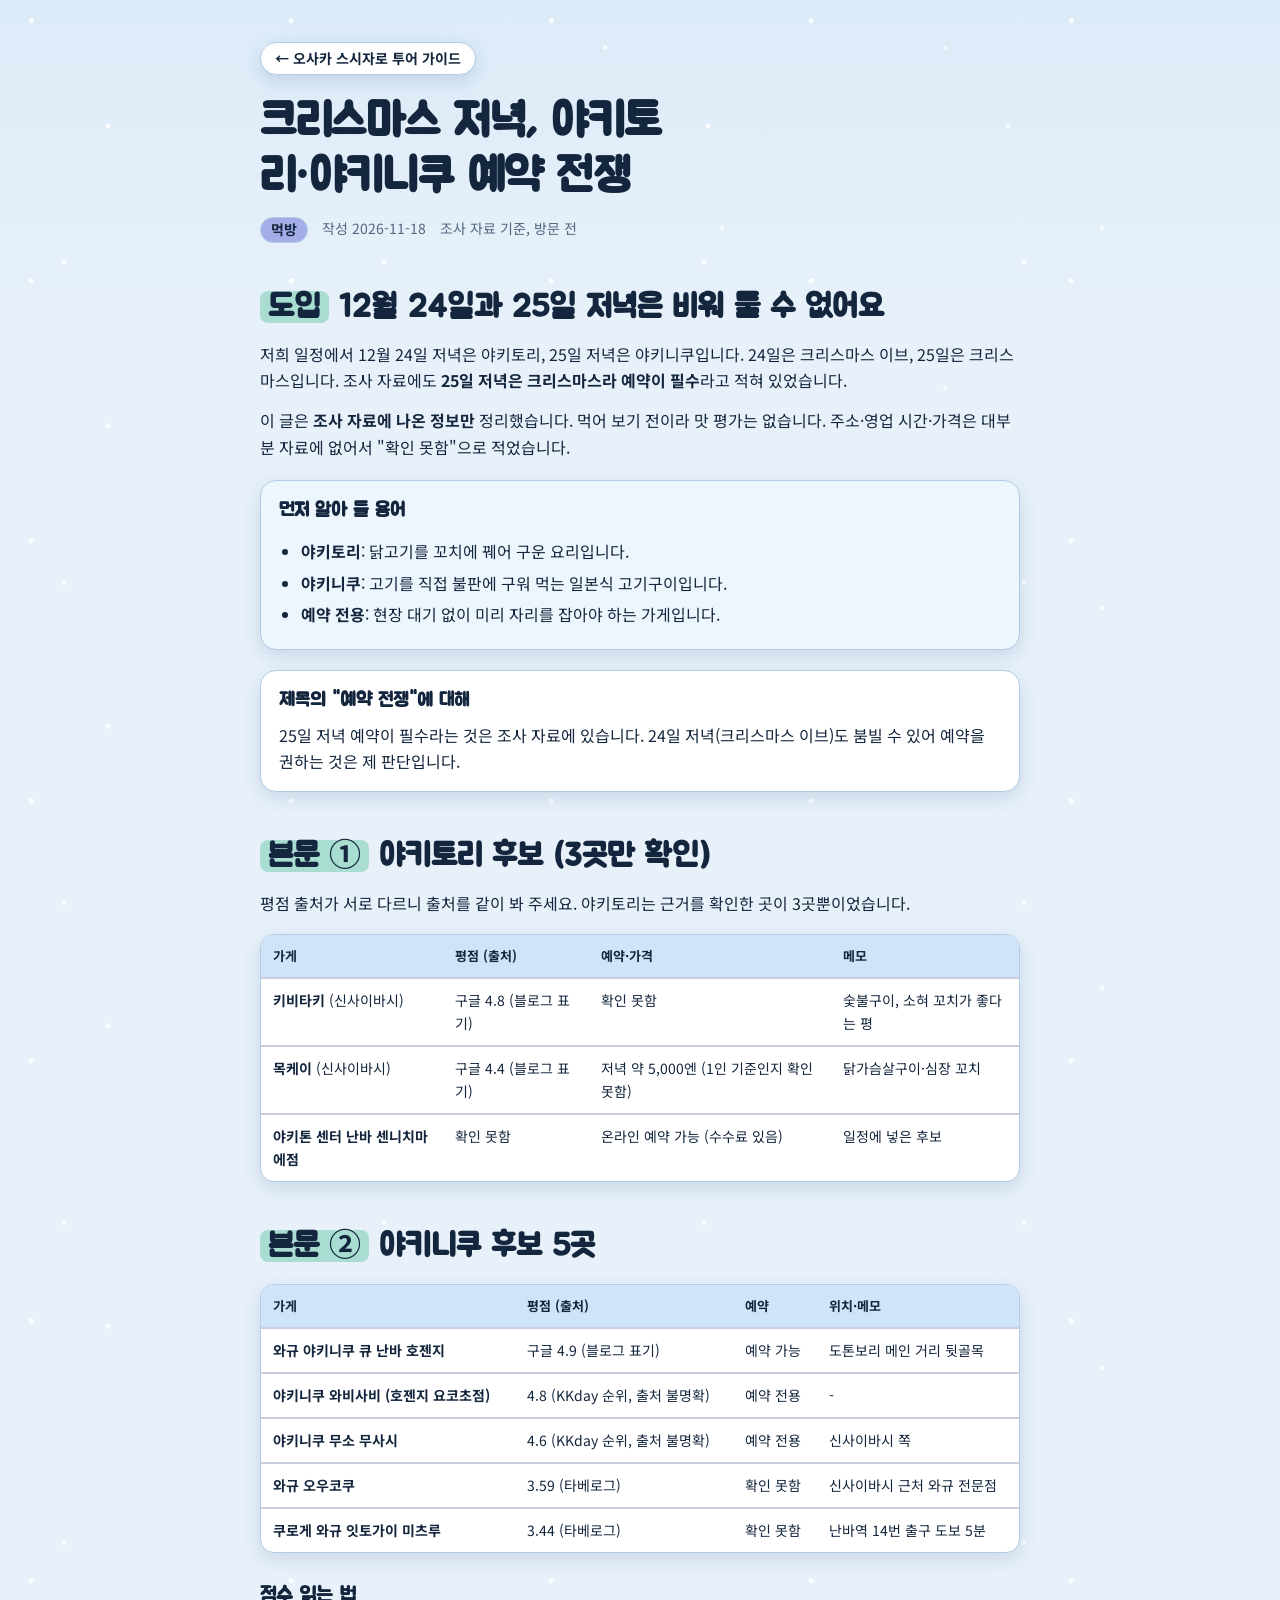
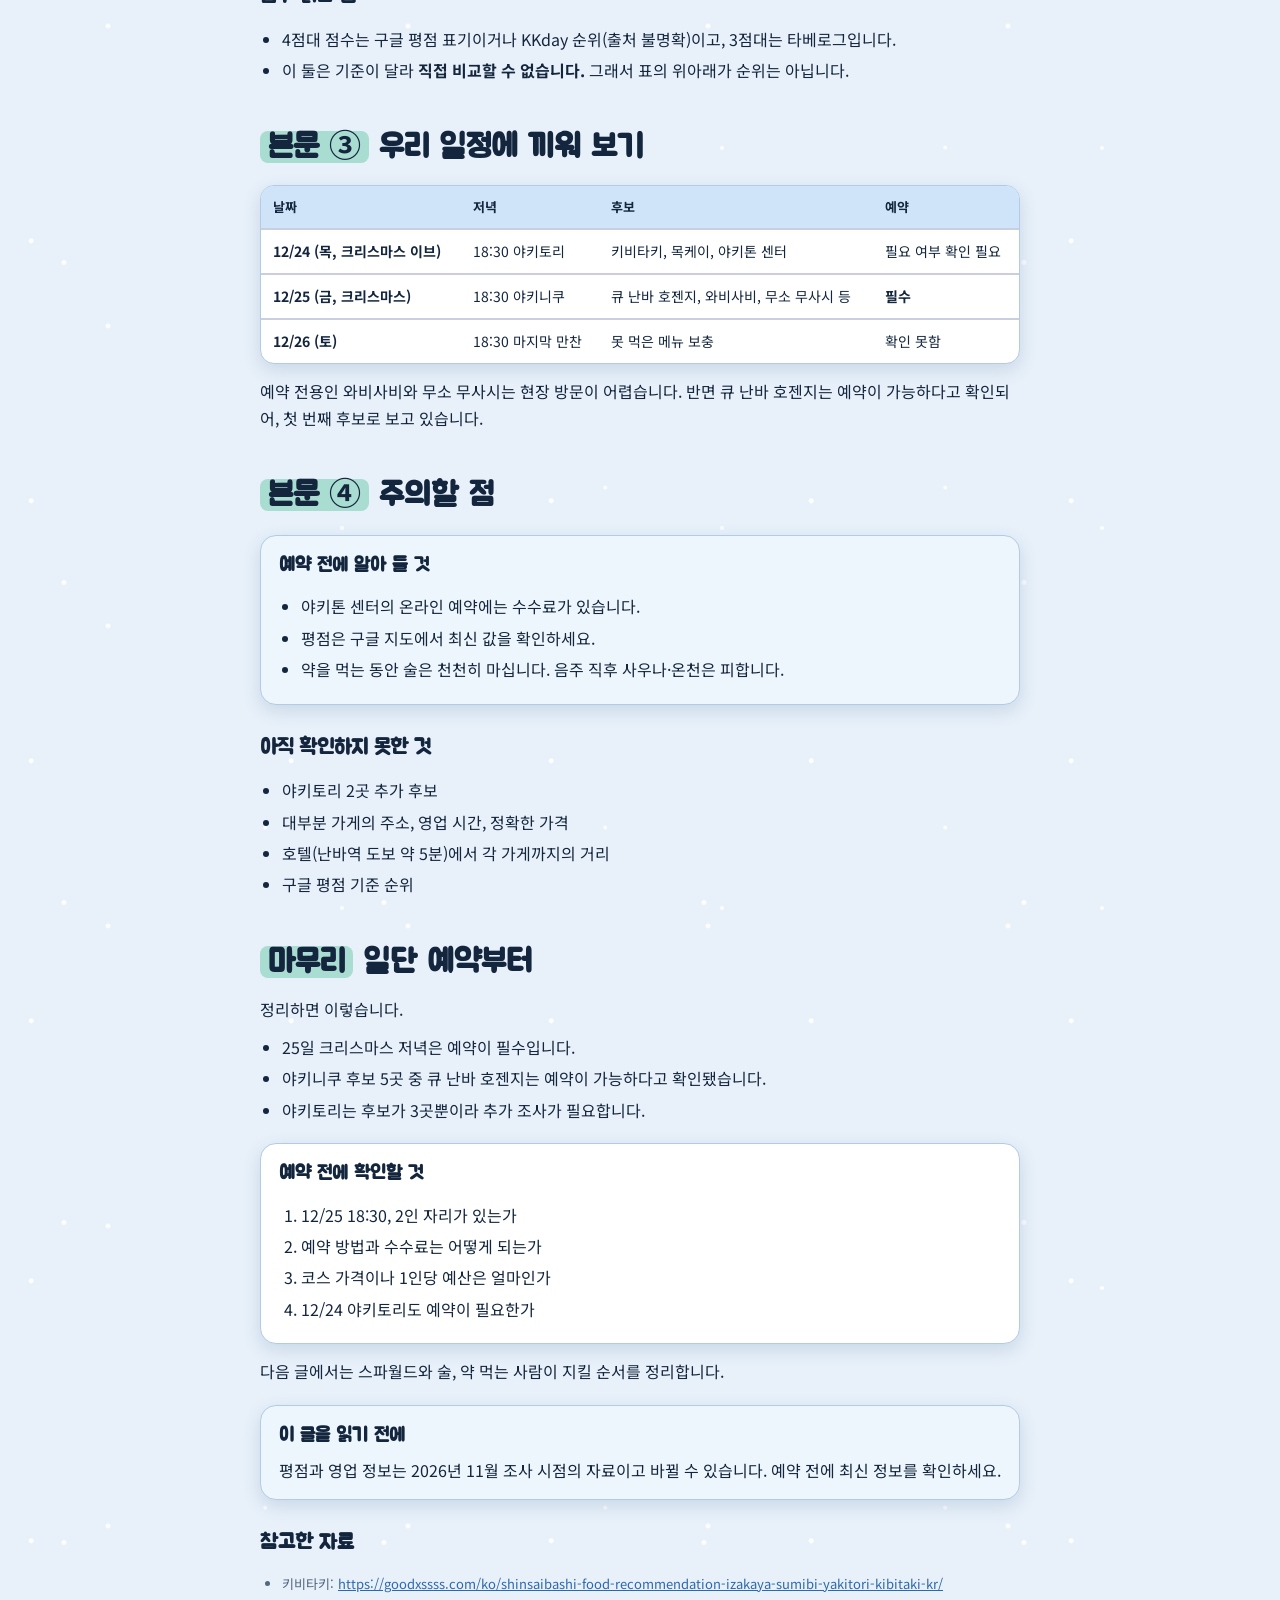
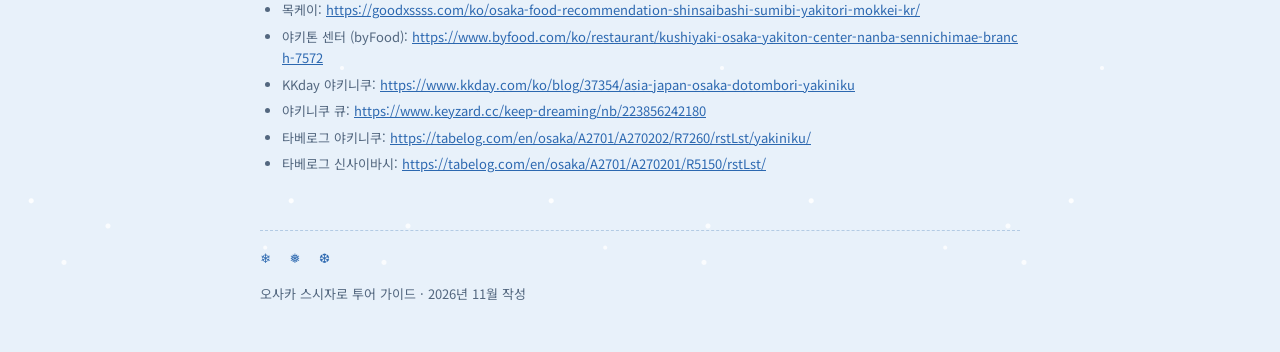
<file: posts/christmas-yakitori-yakiniku.html>
<!doctype html>
<html lang="ko">
<head>
  <meta charset="utf-8">
  <meta name="viewport" content="width=device-width, initial-scale=1">
  <title>크리스마스 저녁, 야키토리·야키니쿠 예약 전쟁</title>
  <meta name="description" content="12월 24일 야키토리, 25일 야키니쿠. 크리스마스 연휴 오사카 저녁 식사 후보 8곳을 평점 출처와 예약 정보 중심으로 정리했습니다.">
  <meta name="author" content="helena8383">
  <meta name="keywords" content="오사카 크리스마스, 오사카 야키토리, 오사카 야키니쿠, 크리스마스 저녁 예약">
  <meta name="robots" content="index, follow, max-image-preview:large">
  <meta name="theme-color" content="#e8f1fa" media="(prefers-color-scheme: light)">
  <meta name="theme-color" content="#0c1829" media="(prefers-color-scheme: dark)">
  <link rel="canonical" href="https://helena8383.github.io/susijaro/posts/christmas-yakitori-yakiniku.html">
  <meta property="og:type" content="article">
  <meta property="og:site_name" content="오사카 스시자로 투어 가이드">
  <meta property="og:locale" content="ko_KR">
  <meta property="og:title" content="크리스마스 저녁, 야키토리·야키니쿠 예약 전쟁">
  <meta property="og:description" content="12월 24일 야키토리, 25일 야키니쿠. 크리스마스 연휴 오사카 저녁 식사 후보 8곳을 평점 출처와 예약 정보 중심으로 정리했습니다.">
  <meta property="og:url" content="https://helena8383.github.io/susijaro/posts/christmas-yakitori-yakiniku.html">
  <meta property="og:image" content="https://helena8383.github.io/susijaro/og-image.jpg">
  <meta property="og:image:width" content="1200">
  <meta property="og:image:height" content="630">
  <meta property="og:image:alt" content="오사카 도톤보리 네온 간판 위에 쓴 '오사카 스시자로 투어 가이드' 제목">
  <meta name="twitter:card" content="summary_large_image">
  <meta name="twitter:title" content="크리스마스 저녁, 야키토리·야키니쿠 예약 전쟁">
  <meta name="twitter:description" content="12월 24일 야키토리, 25일 야키니쿠. 크리스마스 연휴 오사카 저녁 식사 후보 8곳을 평점 출처와 예약 정보 중심으로 정리했습니다.">
  <meta name="twitter:image" content="https://helena8383.github.io/susijaro/og-image.jpg">
  <meta name="twitter:image:alt" content="오사카 도톤보리 네온 간판 위에 쓴 '오사카 스시자로 투어 가이드' 제목">
  <meta property="article:author" content="helena8383">
  <meta property="article:published_time" content="2026-11-18">
  <meta property="article:modified_time" content="2026-11-18">
  <link rel="icon" href="../favicon.svg" type="image/svg+xml">
  <script type="application/ld+json">
{
  "@context": "https://schema.org",
  "@type": "BlogPosting",
  "headline": "크리스마스 저녁, 야키토리·야키니쿠 예약 전쟁",
  "description": "12월 24일 야키토리, 25일 야키니쿠. 크리스마스 연휴 오사카 저녁 식사 후보 8곳을 평점 출처와 예약 정보 중심으로 정리했습니다.",
  "image": "https://helena8383.github.io/susijaro/og-image.jpg",
  "datePublished": "2026-11-18",
  "dateModified": "2026-11-18",
  "inLanguage": "ko-KR",
  "author": {
    "@type": "Person",
    "name": "helena8383"
  },
  "publisher": {
    "@type": "Organization",
    "name": "오사카 스시자로 투어 가이드"
  },
  "mainEntityOfPage": {
    "@type": "WebPage",
    "@id": "https://helena8383.github.io/susijaro/posts/christmas-yakitori-yakiniku.html"
  }
}
  </script>
  <link rel="preconnect" href="https://fonts.googleapis.com">
  <link rel="preconnect" href="https://fonts.gstatic.com" crossorigin>
  <link rel="stylesheet" href="https://fonts.googleapis.com/css2?family=Jua&family=Noto+Sans+KR:wght@400;500;700;900&display=swap">
  <link rel="stylesheet" href="../style.css">
</head>
<body>
<div class="wrap">
<article class="post">

  <p class="crumb"><a href="../index.html#topics">← 오사카 스시자로 투어 가이드</a></p>
  <h1>크리스마스 저녁, 야키토리·야키니쿠 예약 전쟁</h1>
  <p class="meta"><b>먹방</b><span>작성 2026-11-18</span><span>조사 자료 기준, 방문 전</span></p>

  <!-- 도입 -->
  <h2><mark>도입</mark> 12월 24일과 25일 저녁은 비워 둘 수 없어요</h2>
  <p>저희 일정에서 12월 24일 저녁은 야키토리, 25일 저녁은 야키니쿠입니다. 24일은 크리스마스 이브, 25일은 크리스마스입니다. 조사 자료에도 <b>25일 저녁은 크리스마스라 예약이 필수</b>라고 적혀 있었습니다.</p>
  <p>이 글은 <b>조사 자료에 나온 정보만</b> 정리했습니다. 먹어 보기 전이라 맛 평가는 없습니다. 주소·영업 시간·가격은 대부분 자료에 없어서 "확인 못함"으로 적었습니다.</p>

  <div class="box warn">
    <strong class="t">먼저 알아 둘 용어</strong>
    <ul>
      <li><b>야키토리</b>: 닭고기를 꼬치에 꿰어 구운 요리입니다.</li>
      <li><b>야키니쿠</b>: 고기를 직접 불판에 구워 먹는 일본식 고기구이입니다.</li>
      <li><b>예약 전용</b>: 현장 대기 없이 미리 자리를 잡아야 하는 가게입니다.</li>
    </ul>
  </div>

  <div class="box">
    <strong class="t">제목의 "예약 전쟁"에 대해</strong>
    <p>25일 저녁 예약이 필수라는 것은 조사 자료에 있습니다. 24일 저녁(크리스마스 이브)도 붐빌 수 있어 예약을 권하는 것은 제 판단입니다.</p>
  </div>

  <!-- 본문 ① -->
  <h2><mark>본문 ①</mark> 야키토리 후보 (3곳만 확인)</h2>
  <p>평점 출처가 서로 다르니 출처를 같이 봐 주세요. 야키토리는 근거를 확인한 곳이 3곳뿐이었습니다.</p>

  <div class="tablewrap">
    <table>
      <thead><tr><th>가게</th><th>평점 (출처)</th><th>예약·가격</th><th>메모</th></tr></thead>
      <tbody>
        <tr><td><b>키비타키</b> (신사이바시)</td><td>구글 4.8 (블로그 표기)</td><td>확인 못함</td><td>숯불구이, 소혀 꼬치가 좋다는 평</td></tr>
        <tr><td><b>목케이</b> (신사이바시)</td><td>구글 4.4 (블로그 표기)</td><td>저녁 약 5,000엔 (1인 기준인지 확인 못함)</td><td>닭가슴살구이·심장 꼬치</td></tr>
        <tr><td><b>야키톤 센터 난바 센니치마에점</b></td><td>확인 못함</td><td>온라인 예약 가능 (수수료 있음)</td><td>일정에 넣은 후보</td></tr>
      </tbody>
    </table>
  </div>

  <!-- 본문 ② -->
  <h2><mark>본문 ②</mark> 야키니쿠 후보 5곳</h2>
  <div class="tablewrap">
    <table>
      <thead><tr><th>가게</th><th>평점 (출처)</th><th>예약</th><th>위치·메모</th></tr></thead>
      <tbody>
        <tr><td><b>와규 야키니쿠 큐 난바 호젠지</b></td><td>구글 4.9 (블로그 표기)</td><td>예약 가능</td><td>도톤보리 메인 거리 뒷골목</td></tr>
        <tr><td><b>야키니쿠 와비사비 (호젠지 요코초점)</b></td><td>4.8 (KKday 순위, 출처 불명확)</td><td>예약 전용</td><td>-</td></tr>
        <tr><td><b>야키니쿠 무소 무사시</b></td><td>4.6 (KKday 순위, 출처 불명확)</td><td>예약 전용</td><td>신사이바시 쪽</td></tr>
        <tr><td><b>와규 오우코쿠</b></td><td>3.59 (타베로그)</td><td>확인 못함</td><td>신사이바시 근처 와규 전문점</td></tr>
        <tr><td><b>쿠로게 와규 잇토가이 미츠루</b></td><td>3.44 (타베로그)</td><td>확인 못함</td><td>난바역 14번 출구 도보 5분</td></tr>
      </tbody>
    </table>
  </div>

  <h3>점수 읽는 법</h3>
  <ul>
    <li>4점대 점수는 구글 평점 표기이거나 KKday 순위(출처 불명확)이고, 3점대는 타베로그입니다.</li>
    <li>이 둘은 기준이 달라 <b>직접 비교할 수 없습니다.</b> 그래서 표의 위아래가 순위는 아닙니다.</li>
  </ul>

  <!-- 본문 ③ -->
  <h2><mark>본문 ③</mark> 우리 일정에 끼워 보기</h2>
  <div class="tablewrap">
    <table>
      <thead><tr><th>날짜</th><th>저녁</th><th>후보</th><th>예약</th></tr></thead>
      <tbody>
        <tr><td><b>12/24 (목, 크리스마스 이브)</b></td><td>18:30 야키토리</td><td>키비타키, 목케이, 야키톤 센터</td><td>필요 여부 확인 필요</td></tr>
        <tr><td><b>12/25 (금, 크리스마스)</b></td><td>18:30 야키니쿠</td><td>큐 난바 호젠지, 와비사비, 무소 무사시 등</td><td><b>필수</b></td></tr>
        <tr><td><b>12/26 (토)</b></td><td>18:30 마지막 만찬</td><td>못 먹은 메뉴 보충</td><td>확인 못함</td></tr>
      </tbody>
    </table>
  </div>
  <p>예약 전용인 와비사비와 무소 무사시는 현장 방문이 어렵습니다. 반면 큐 난바 호젠지는 예약이 가능하다고 확인되어, 첫 번째 후보로 보고 있습니다.</p>

  <!-- 본문 ④ -->
  <h2><mark>본문 ④</mark> 주의할 점</h2>
  <div class="box warn">
    <strong class="t">예약 전에 알아 둘 것</strong>
    <ul>
      <li>야키톤 센터의 온라인 예약에는 수수료가 있습니다.</li>
      <li>평점은 구글 지도에서 최신 값을 확인하세요.</li>
      <li>약을 먹는 동안 술은 천천히 마십니다. 음주 직후 사우나·온천은 피합니다.</li>
    </ul>
  </div>

  <h3>아직 확인하지 못한 것</h3>
  <ul>
    <li>야키토리 2곳 추가 후보</li>
    <li>대부분 가게의 주소, 영업 시간, 정확한 가격</li>
    <li>호텔(난바역 도보 약 5분)에서 각 가게까지의 거리</li>
    <li>구글 평점 기준 순위</li>
  </ul>

  <!-- 마무리 -->
  <h2><mark>마무리</mark> 일단 예약부터</h2>
  <p>정리하면 이렇습니다.</p>
  <ul>
    <li>25일 크리스마스 저녁은 예약이 필수입니다.</li>
    <li>야키니쿠 후보 5곳 중 큐 난바 호젠지는 예약이 가능하다고 확인됐습니다.</li>
    <li>야키토리는 후보가 3곳뿐이라 추가 조사가 필요합니다.</li>
  </ul>

  <div class="box">
    <strong class="t">예약 전에 확인할 것</strong>
    <ol>
      <li>12/25 18:30, 2인 자리가 있는가</li>
      <li>예약 방법과 수수료는 어떻게 되는가</li>
      <li>코스 가격이나 1인당 예산은 얼마인가</li>
      <li>12/24 야키토리도 예약이 필요한가</li>
    </ol>
  </div>

  <p>다음 글에서는 스파월드와 술, 약 먹는 사람이 지킬 순서를 정리합니다.</p>

  <div class="box warn">
    <strong class="t">이 글을 읽기 전에</strong>
    <p>평점과 영업 정보는 2026년 11월 조사 시점의 자료이고 바뀔 수 있습니다. 예약 전에 최신 정보를 확인하세요.</p>
  </div>

  <h3>참고한 자료</h3>
  <ul class="src-list">
    <li>키비타키: <a href="https://goodxssss.com/ko/shinsaibashi-food-recommendation-izakaya-sumibi-yakitori-kibitaki-kr/" target="_blank" rel="noopener">https://goodxssss.com/ko/shinsaibashi-food-recommendation-izakaya-sumibi-yakitori-kibitaki-kr/</a></li>
    <li>목케이: <a href="https://goodxssss.com/ko/osaka-food-recommendation-shinsaibashi-sumibi-yakitori-mokkei-kr/" target="_blank" rel="noopener">https://goodxssss.com/ko/osaka-food-recommendation-shinsaibashi-sumibi-yakitori-mokkei-kr/</a></li>
    <li>야키톤 센터 (byFood): <a href="https://www.byfood.com/ko/restaurant/kushiyaki-osaka-yakiton-center-nanba-sennichimae-branch-7572" target="_blank" rel="noopener">https://www.byfood.com/ko/restaurant/kushiyaki-osaka-yakiton-center-nanba-sennichimae-branch-7572</a></li>
    <li>KKday 야키니쿠: <a href="https://www.kkday.com/ko/blog/37354/asia-japan-osaka-dotombori-yakiniku" target="_blank" rel="noopener">https://www.kkday.com/ko/blog/37354/asia-japan-osaka-dotombori-yakiniku</a></li>
    <li>야키니쿠 큐: <a href="https://www.keyzard.cc/keep-dreaming/nb/223856242180" target="_blank" rel="noopener">https://www.keyzard.cc/keep-dreaming/nb/223856242180</a></li>
    <li>타베로그 야키니쿠: <a href="https://tabelog.com/en/osaka/A2701/A270202/R7260/rstLst/yakiniku/" target="_blank" rel="noopener">https://tabelog.com/en/osaka/A2701/A270202/R7260/rstLst/yakiniku/</a></li>
    <li>타베로그 신사이바시: <a href="https://tabelog.com/en/osaka/A2701/A270201/R5150/rstLst/" target="_blank" rel="noopener">https://tabelog.com/en/osaka/A2701/A270201/R5150/rstLst/</a></li>
  </ul>

  <footer>
    <p>오사카 스시자로 투어 가이드 · 2026년 11월 작성</p>
  </footer>

</article>
</div>
</body>
</html>
</file>
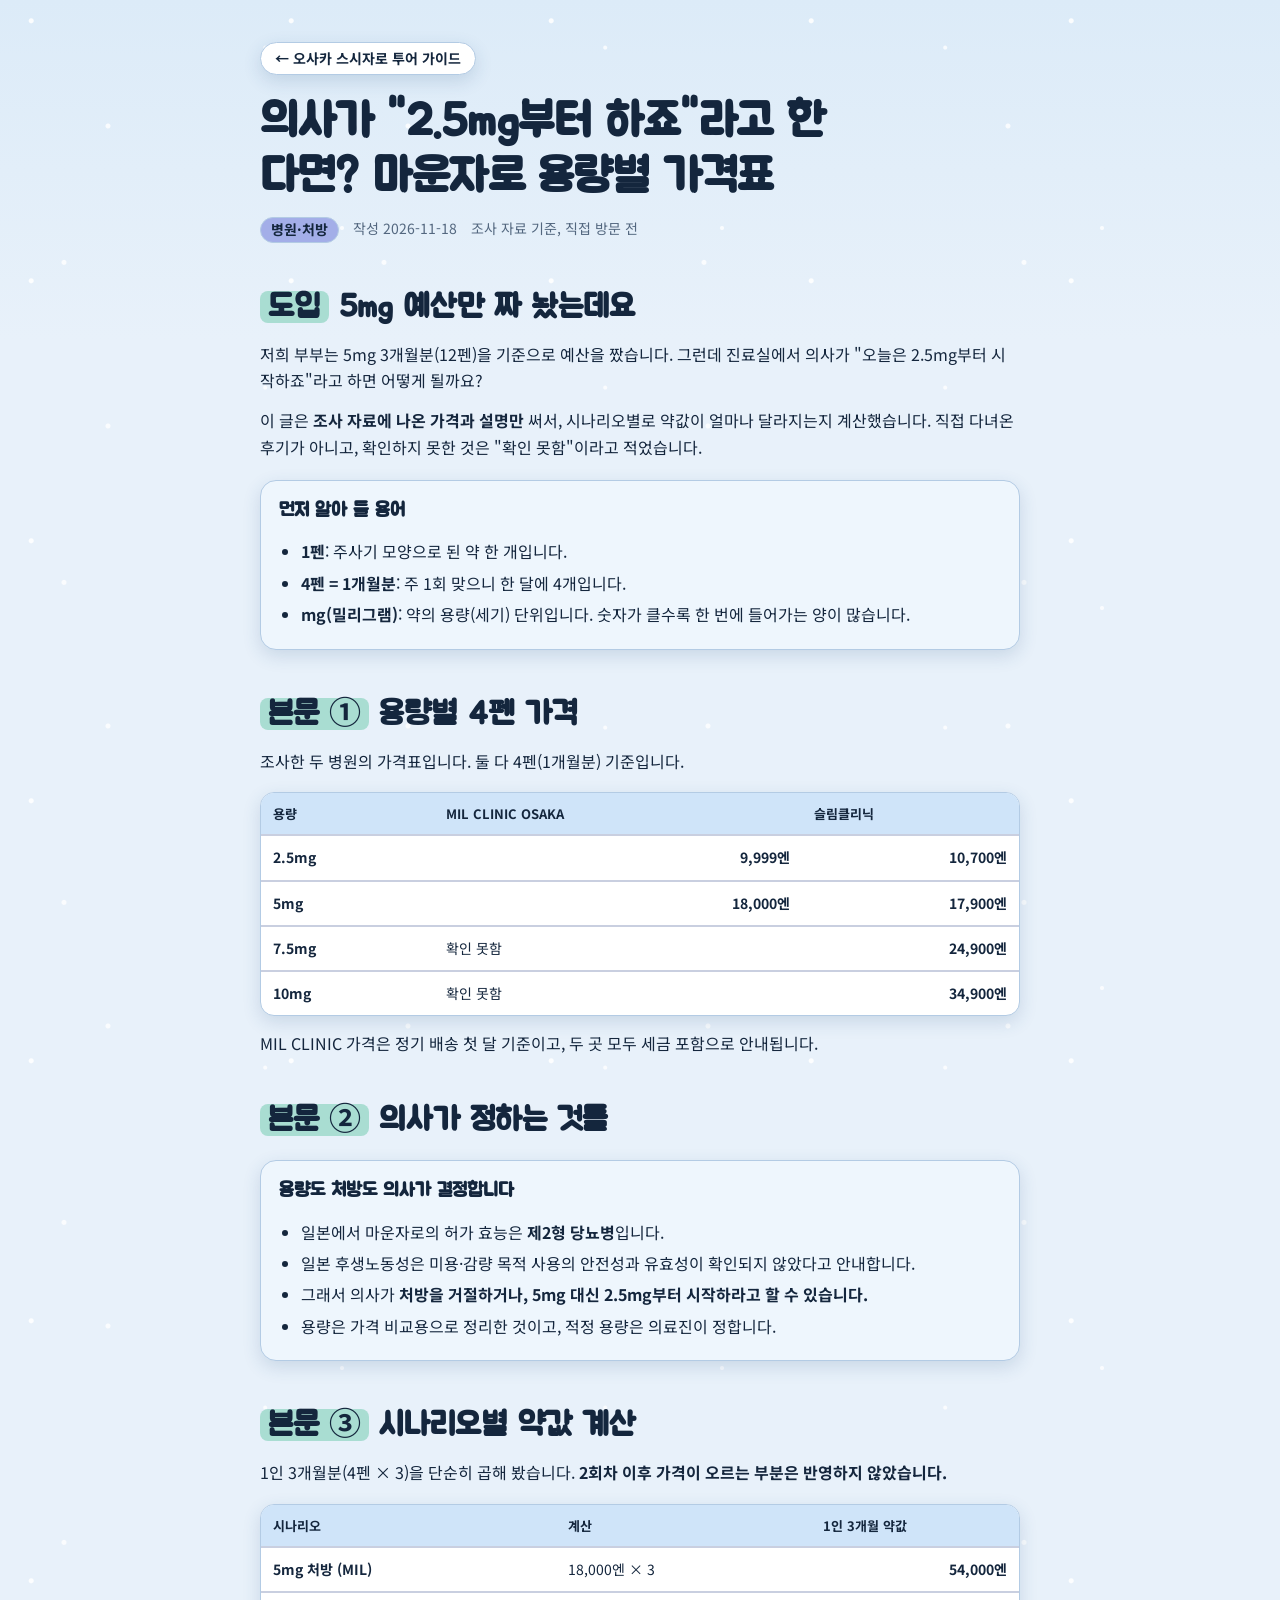
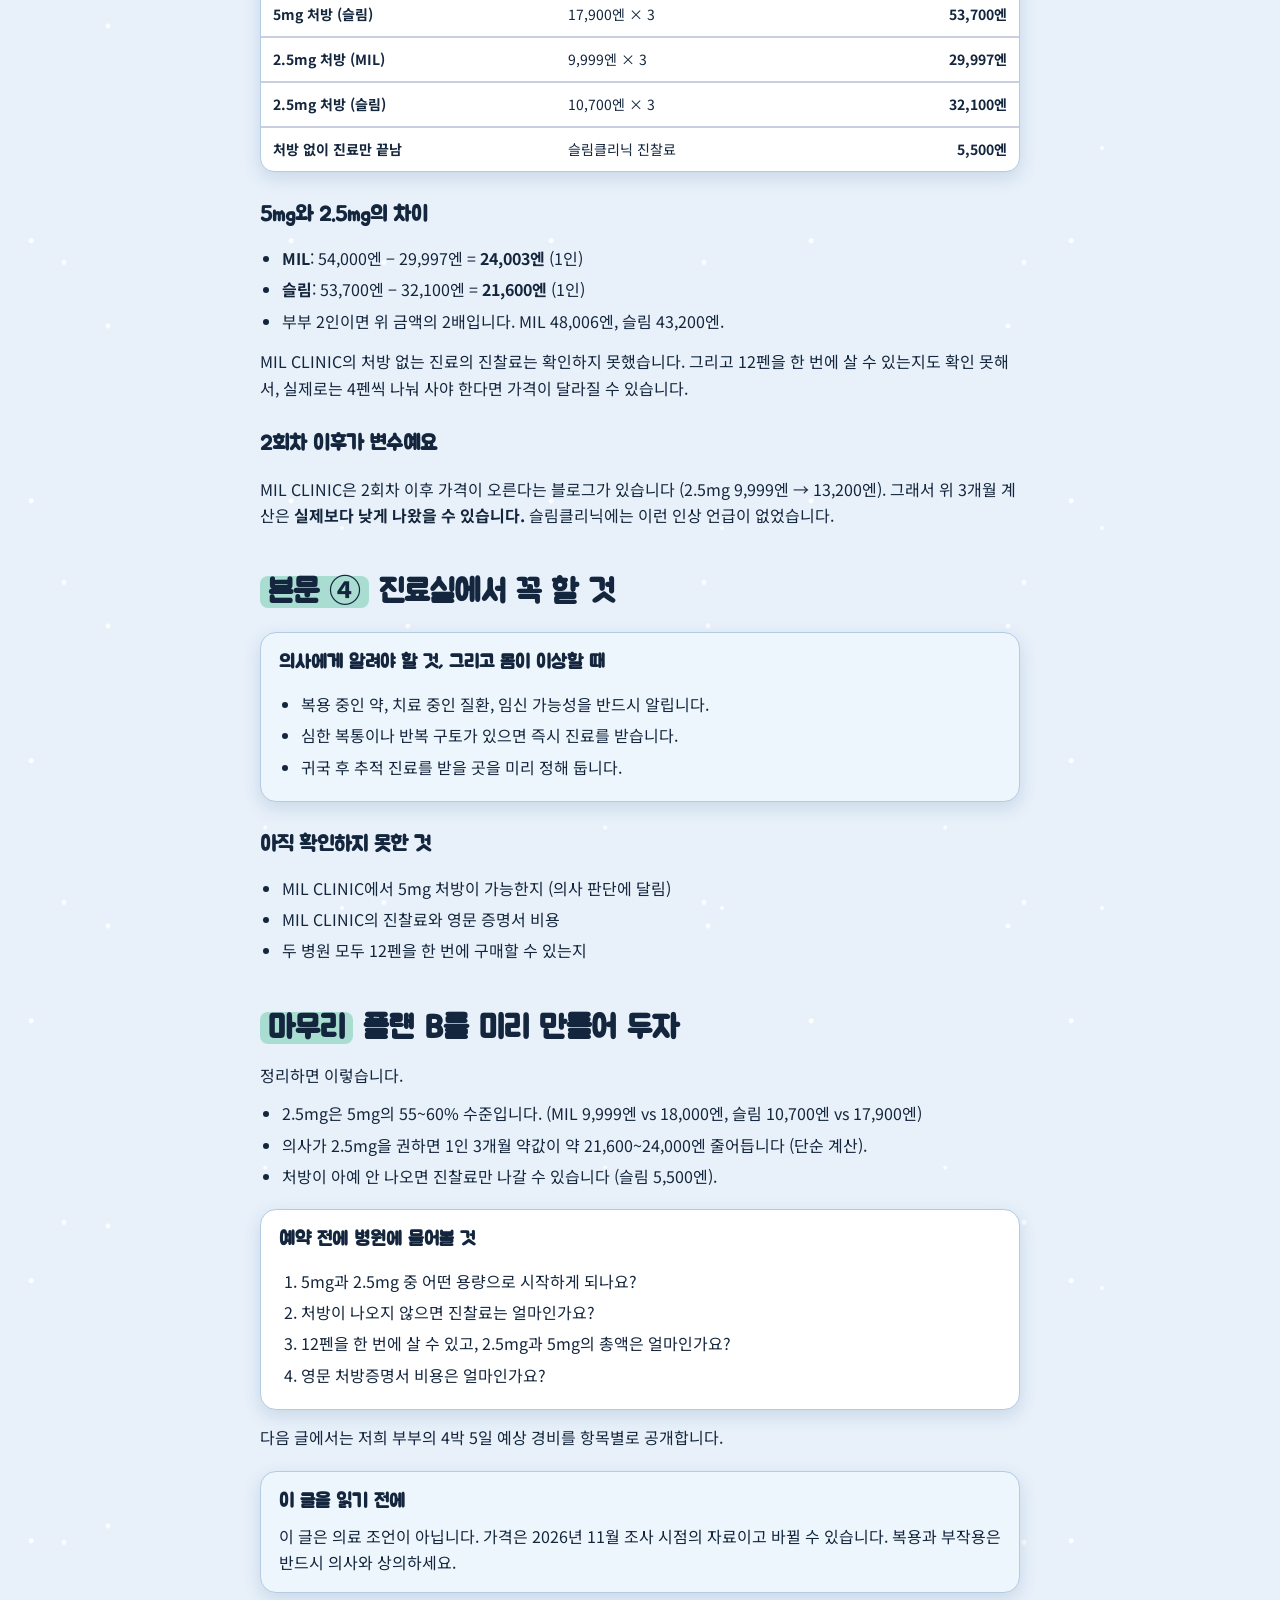
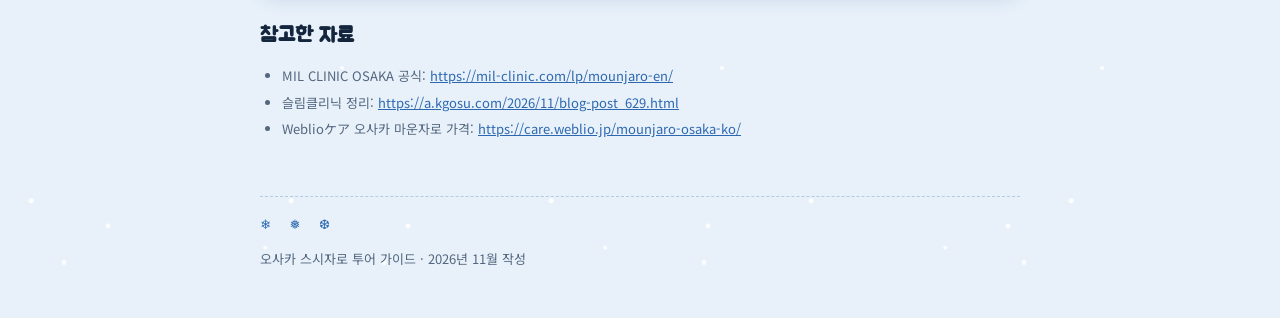
<file: posts/dose-2-5mg.html>
<!doctype html>
<html lang="ko">
<head>
  <meta charset="utf-8">
  <meta name="viewport" content="width=device-width, initial-scale=1">
  <title>의사가 "2.5mg부터 하죠"라고 한다면? 마운자로 용량별 가격표</title>
  <meta name="description" content="5mg만 믿고 갔다가 계획이 틀어지지 않도록, 용량별 가격과 처방 거절 시 비용을 조사 자료로 계산해 봤습니다.">
  <meta name="author" content="helena8383">
  <meta name="keywords" content="마운자로 2.5mg, 마운자로 용량별 가격, 오사카 처방, 일본 마운자로">
  <meta name="robots" content="index, follow, max-image-preview:large">
  <meta name="theme-color" content="#e8f1fa" media="(prefers-color-scheme: light)">
  <meta name="theme-color" content="#0c1829" media="(prefers-color-scheme: dark)">
  <link rel="canonical" href="https://helena8383.github.io/susijaro/posts/dose-2-5mg.html">
  <meta property="og:type" content="article">
  <meta property="og:site_name" content="오사카 스시자로 투어 가이드">
  <meta property="og:locale" content="ko_KR">
  <meta property="og:title" content="의사가 &quot;2.5mg부터 하죠&quot;라고 한다면? 마운자로 용량별 가격표">
  <meta property="og:description" content="5mg만 믿고 갔다가 계획이 틀어지지 않도록, 용량별 가격과 처방 거절 시 비용을 조사 자료로 계산해 봤습니다.">
  <meta property="og:url" content="https://helena8383.github.io/susijaro/posts/dose-2-5mg.html">
  <meta property="og:image" content="https://helena8383.github.io/susijaro/og-image.jpg">
  <meta property="og:image:width" content="1200">
  <meta property="og:image:height" content="630">
  <meta property="og:image:alt" content="오사카 도톤보리 네온 간판 위에 쓴 '오사카 스시자로 투어 가이드' 제목">
  <meta name="twitter:card" content="summary_large_image">
  <meta name="twitter:title" content="의사가 &quot;2.5mg부터 하죠&quot;라고 한다면? 마운자로 용량별 가격표">
  <meta name="twitter:description" content="5mg만 믿고 갔다가 계획이 틀어지지 않도록, 용량별 가격과 처방 거절 시 비용을 조사 자료로 계산해 봤습니다.">
  <meta name="twitter:image" content="https://helena8383.github.io/susijaro/og-image.jpg">
  <meta name="twitter:image:alt" content="오사카 도톤보리 네온 간판 위에 쓴 '오사카 스시자로 투어 가이드' 제목">
  <meta property="article:author" content="helena8383">
  <meta property="article:published_time" content="2026-11-18">
  <meta property="article:modified_time" content="2026-11-18">
  <link rel="icon" href="../favicon.svg" type="image/svg+xml">
  <script type="application/ld+json">
{
  "@context": "https://schema.org",
  "@type": "BlogPosting",
  "headline": "의사가 \"2.5mg부터 하죠\"라고 한다면? 마운자로 용량별 가격표",
  "description": "5mg만 믿고 갔다가 계획이 틀어지지 않도록, 용량별 가격과 처방 거절 시 비용을 조사 자료로 계산해 봤습니다.",
  "image": "https://helena8383.github.io/susijaro/og-image.jpg",
  "datePublished": "2026-11-18",
  "dateModified": "2026-11-18",
  "inLanguage": "ko-KR",
  "author": {
    "@type": "Person",
    "name": "helena8383"
  },
  "publisher": {
    "@type": "Organization",
    "name": "오사카 스시자로 투어 가이드"
  },
  "mainEntityOfPage": {
    "@type": "WebPage",
    "@id": "https://helena8383.github.io/susijaro/posts/dose-2-5mg.html"
  }
}
  </script>
  <link rel="preconnect" href="https://fonts.googleapis.com">
  <link rel="preconnect" href="https://fonts.gstatic.com" crossorigin>
  <link rel="stylesheet" href="https://fonts.googleapis.com/css2?family=Jua&family=Noto+Sans+KR:wght@400;500;700;900&display=swap">
  <link rel="stylesheet" href="../style.css">
</head>
<body>
<div class="wrap">
<article class="post">

  <p class="crumb"><a href="../index.html#topics">← 오사카 스시자로 투어 가이드</a></p>
  <h1>의사가 "2.5mg부터 하죠"라고 한다면? 마운자로 용량별 가격표</h1>
  <p class="meta"><b>병원·처방</b><span>작성 2026-11-18</span><span>조사 자료 기준, 직접 방문 전</span></p>

  <!-- 도입 -->
  <h2><mark>도입</mark> 5mg 예산만 짜 놨는데요</h2>
  <p>저희 부부는 5mg 3개월분(12펜)을 기준으로 예산을 짰습니다. 그런데 진료실에서 의사가 "오늘은 2.5mg부터 시작하죠"라고 하면 어떻게 될까요?</p>
  <p>이 글은 <b>조사 자료에 나온 가격과 설명만</b> 써서, 시나리오별로 약값이 얼마나 달라지는지 계산했습니다. 직접 다녀온 후기가 아니고, 확인하지 못한 것은 "확인 못함"이라고 적었습니다.</p>

  <div class="box warn">
    <strong class="t">먼저 알아 둘 용어</strong>
    <ul>
      <li><b>1펜</b>: 주사기 모양으로 된 약 한 개입니다.</li>
      <li><b>4펜 = 1개월분</b>: 주 1회 맞으니 한 달에 4개입니다.</li>
      <li><b>mg(밀리그램)</b>: 약의 용량(세기) 단위입니다. 숫자가 클수록 한 번에 들어가는 양이 많습니다.</li>
    </ul>
  </div>

  <!-- 본문 ① -->
  <h2><mark>본문 ①</mark> 용량별 4펜 가격</h2>
  <p>조사한 두 병원의 가격표입니다. 둘 다 4펜(1개월분) 기준입니다.</p>

  <div class="tablewrap">
    <table>
      <thead><tr><th>용량</th><th>MIL CLINIC OSAKA</th><th>슬림클리닉</th></tr></thead>
      <tbody>
        <tr><td><b>2.5mg</b></td><td class="num">9,999엔</td><td class="num">10,700엔</td></tr>
        <tr><td><b>5mg</b></td><td class="num">18,000엔</td><td class="num">17,900엔</td></tr>
        <tr><td><b>7.5mg</b></td><td>확인 못함</td><td class="num">24,900엔</td></tr>
        <tr><td><b>10mg</b></td><td>확인 못함</td><td class="num">34,900엔</td></tr>
      </tbody>
    </table>
  </div>
  <p>MIL CLINIC 가격은 정기 배송 첫 달 기준이고, 두 곳 모두 세금 포함으로 안내됩니다.</p>

  <!-- 본문 ② -->
  <h2><mark>본문 ②</mark> 의사가 정하는 것들</h2>
  <div class="box warn">
    <strong class="t">용량도 처방도 의사가 결정합니다</strong>
    <ul>
      <li>일본에서 마운자로의 허가 효능은 <b>제2형 당뇨병</b>입니다.</li>
      <li>일본 후생노동성은 미용·감량 목적 사용의 안전성과 유효성이 확인되지 않았다고 안내합니다.</li>
      <li>그래서 의사가 <b>처방을 거절하거나, 5mg 대신 2.5mg부터 시작하라고 할 수 있습니다.</b></li>
      <li>용량은 가격 비교용으로 정리한 것이고, 적정 용량은 의료진이 정합니다.</li>
    </ul>
  </div>

  <!-- 본문 ③ -->
  <h2><mark>본문 ③</mark> 시나리오별 약값 계산</h2>
  <p>1인 3개월분(4펜 × 3)을 단순히 곱해 봤습니다. <b>2회차 이후 가격이 오르는 부분은 반영하지 않았습니다.</b></p>

  <div class="tablewrap">
    <table>
      <thead><tr><th>시나리오</th><th>계산</th><th>1인 3개월 약값</th></tr></thead>
      <tbody>
        <tr><td><b>5mg 처방 (MIL)</b></td><td>18,000엔 × 3</td><td class="num">54,000엔</td></tr>
        <tr><td><b>5mg 처방 (슬림)</b></td><td>17,900엔 × 3</td><td class="num">53,700엔</td></tr>
        <tr><td><b>2.5mg 처방 (MIL)</b></td><td>9,999엔 × 3</td><td class="num">29,997엔</td></tr>
        <tr><td><b>2.5mg 처방 (슬림)</b></td><td>10,700엔 × 3</td><td class="num">32,100엔</td></tr>
        <tr><td><b>처방 없이 진료만 끝남</b></td><td>슬림클리닉 진찰료</td><td class="num">5,500엔</td></tr>
      </tbody>
    </table>
  </div>

  <h3>5mg와 2.5mg의 차이</h3>
  <ul>
    <li><b>MIL</b>: 54,000엔 − 29,997엔 = <b>24,003엔</b> (1인)</li>
    <li><b>슬림</b>: 53,700엔 − 32,100엔 = <b>21,600엔</b> (1인)</li>
    <li>부부 2인이면 위 금액의 2배입니다. MIL 48,006엔, 슬림 43,200엔.</li>
  </ul>
  <p>MIL CLINIC의 처방 없는 진료의 진찰료는 확인하지 못했습니다. 그리고 12펜을 한 번에 살 수 있는지도 확인 못해서, 실제로는 4펜씩 나눠 사야 한다면 가격이 달라질 수 있습니다.</p>

  <h3>2회차 이후가 변수예요</h3>
  <p>MIL CLINIC은 2회차 이후 가격이 오른다는 블로그가 있습니다 (2.5mg 9,999엔 → 13,200엔). 그래서 위 3개월 계산은 <b>실제보다 낮게 나왔을 수 있습니다.</b> 슬림클리닉에는 이런 인상 언급이 없었습니다.</p>

  <!-- 본문 ④ -->
  <h2><mark>본문 ④</mark> 진료실에서 꼭 할 것</h2>
  <div class="box warn">
    <strong class="t">의사에게 알려야 할 것, 그리고 몸이 이상할 때</strong>
    <ul>
      <li>복용 중인 약, 치료 중인 질환, 임신 가능성을 반드시 알립니다.</li>
      <li>심한 복통이나 반복 구토가 있으면 즉시 진료를 받습니다.</li>
      <li>귀국 후 추적 진료를 받을 곳을 미리 정해 둡니다.</li>
    </ul>
  </div>

  <h3>아직 확인하지 못한 것</h3>
  <ul>
    <li>MIL CLINIC에서 5mg 처방이 가능한지 (의사 판단에 달림)</li>
    <li>MIL CLINIC의 진찰료와 영문 증명서 비용</li>
    <li>두 병원 모두 12펜을 한 번에 구매할 수 있는지</li>
  </ul>

  <!-- 마무리 -->
  <h2><mark>마무리</mark> 플랜 B를 미리 만들어 두자</h2>
  <p>정리하면 이렇습니다.</p>
  <ul>
    <li>2.5mg은 5mg의 55~60% 수준입니다. (MIL 9,999엔 vs 18,000엔, 슬림 10,700엔 vs 17,900엔)</li>
    <li>의사가 2.5mg을 권하면 1인 3개월 약값이 약 21,600~24,000엔 줄어듭니다 (단순 계산).</li>
    <li>처방이 아예 안 나오면 진찰료만 나갈 수 있습니다 (슬림 5,500엔).</li>
  </ul>

  <div class="box">
    <strong class="t">예약 전에 병원에 물어볼 것</strong>
    <ol>
      <li>5mg과 2.5mg 중 어떤 용량으로 시작하게 되나요?</li>
      <li>처방이 나오지 않으면 진찰료는 얼마인가요?</li>
      <li>12펜을 한 번에 살 수 있고, 2.5mg과 5mg의 총액은 얼마인가요?</li>
      <li>영문 처방증명서 비용은 얼마인가요?</li>
    </ol>
  </div>

  <p>다음 글에서는 저희 부부의 4박 5일 예상 경비를 항목별로 공개합니다.</p>

  <div class="box warn">
    <strong class="t">이 글을 읽기 전에</strong>
    <p>이 글은 의료 조언이 아닙니다. 가격은 2026년 11월 조사 시점의 자료이고 바뀔 수 있습니다. 복용과 부작용은 반드시 의사와 상의하세요.</p>
  </div>

  <h3>참고한 자료</h3>
  <ul class="src-list">
    <li>MIL CLINIC OSAKA 공식: <a href="https://mil-clinic.com/lp/mounjaro-en/" target="_blank" rel="noopener">https://mil-clinic.com/lp/mounjaro-en/</a></li>
    <li>슬림클리닉 정리: <a href="https://a.kgosu.com/2026/11/blog-post_629.html" target="_blank" rel="noopener">https://a.kgosu.com/2026/11/blog-post_629.html</a></li>
    <li>Weblioケア 오사카 마운자로 가격: <a href="https://care.weblio.jp/mounjaro-osaka-ko/" target="_blank" rel="noopener">https://care.weblio.jp/mounjaro-osaka-ko/</a></li>
  </ul>

  <footer>
    <p>오사카 스시자로 투어 가이드 · 2026년 11월 작성</p>
  </footer>

</article>
</div>
</body>
</html>
</file>
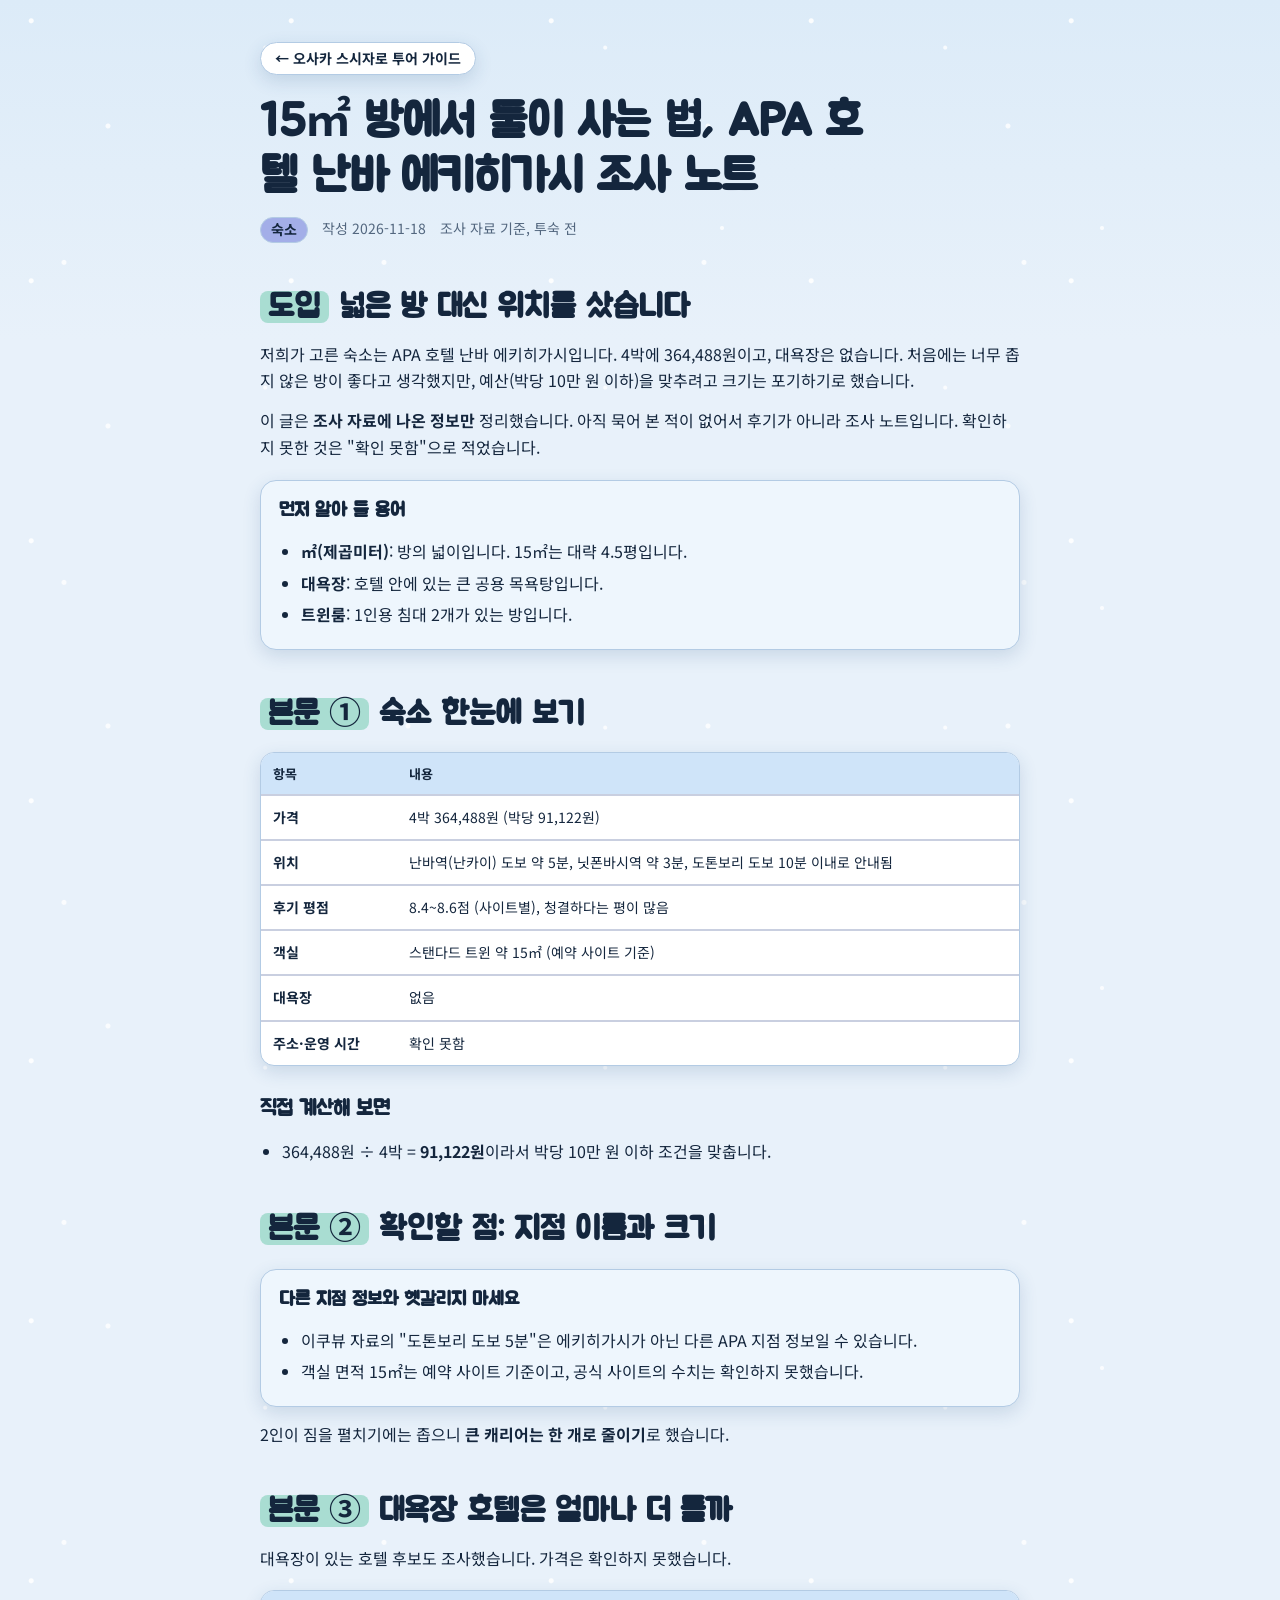
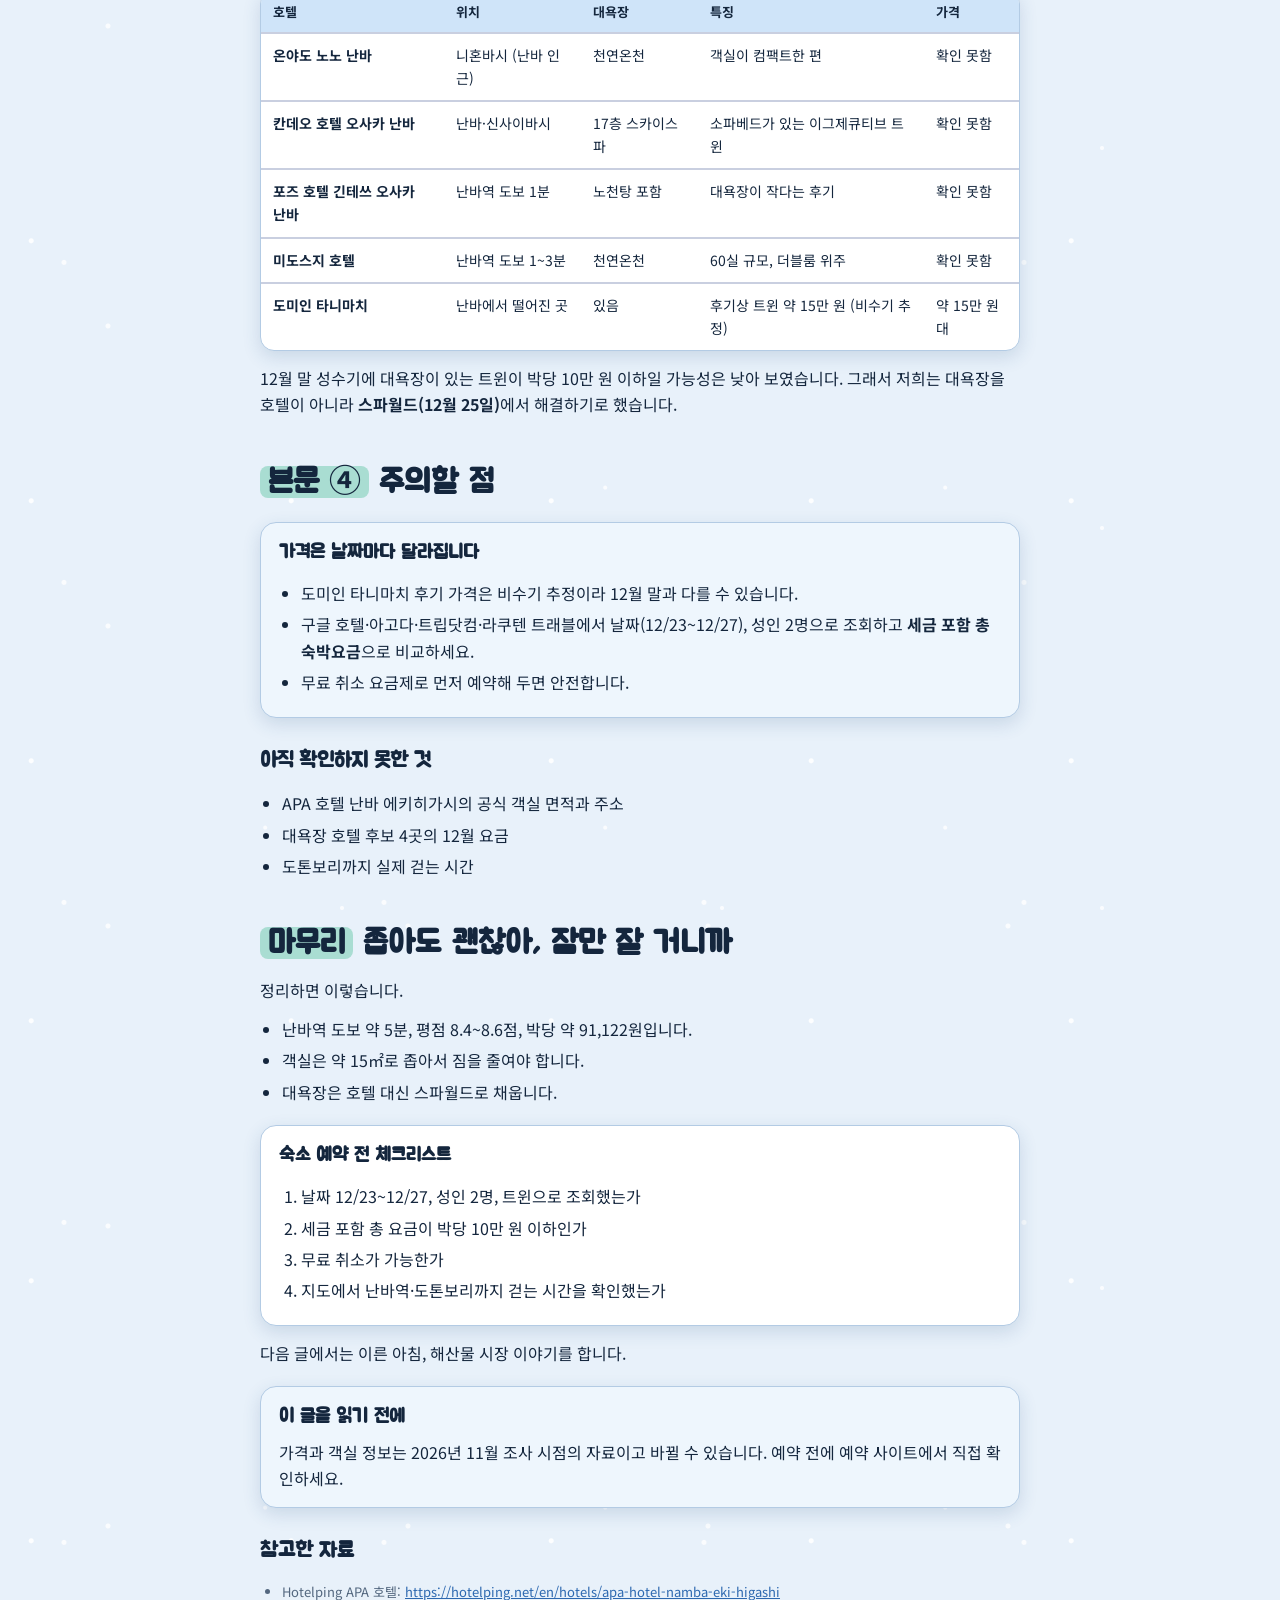
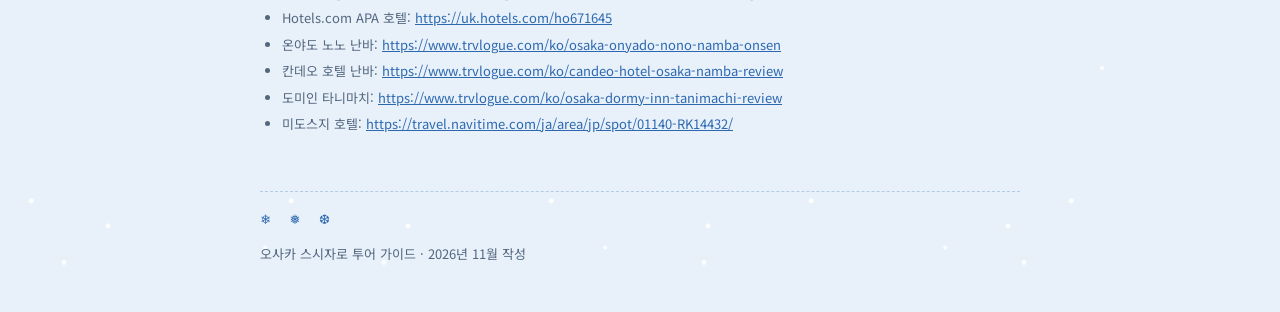
<file: posts/hotel-15sqm.html>
<!doctype html>
<html lang="ko">
<head>
  <meta charset="utf-8">
  <meta name="viewport" content="width=device-width, initial-scale=1">
  <title>15㎡ 방에서 둘이 사는 법, APA 호텔 난바 에키히가시 조사 노트</title>
  <meta name="description" content="대욕장은 포기하고 위치를 택했습니다. APA 호텔 난바 에키히가시의 위치·평점·객실 크기와 대욕장 호텔 후보를 조사 자료로 정리했습니다.">
  <meta name="author" content="helena8383">
  <meta name="keywords" content="APA 호텔 난바 에키히가시, 오사카 호텔 추천, 오사카 숙소, 대욕장 호텔">
  <meta name="robots" content="index, follow, max-image-preview:large">
  <meta name="theme-color" content="#e8f1fa" media="(prefers-color-scheme: light)">
  <meta name="theme-color" content="#0c1829" media="(prefers-color-scheme: dark)">
  <link rel="canonical" href="https://helena8383.github.io/susijaro/posts/hotel-15sqm.html">
  <meta property="og:type" content="article">
  <meta property="og:site_name" content="오사카 스시자로 투어 가이드">
  <meta property="og:locale" content="ko_KR">
  <meta property="og:title" content="15㎡ 방에서 둘이 사는 법, APA 호텔 난바 에키히가시 조사 노트">
  <meta property="og:description" content="대욕장은 포기하고 위치를 택했습니다. APA 호텔 난바 에키히가시의 위치·평점·객실 크기와 대욕장 호텔 후보를 조사 자료로 정리했습니다.">
  <meta property="og:url" content="https://helena8383.github.io/susijaro/posts/hotel-15sqm.html">
  <meta property="og:image" content="https://helena8383.github.io/susijaro/og-image.jpg">
  <meta property="og:image:width" content="1200">
  <meta property="og:image:height" content="630">
  <meta property="og:image:alt" content="오사카 도톤보리 네온 간판 위에 쓴 '오사카 스시자로 투어 가이드' 제목">
  <meta name="twitter:card" content="summary_large_image">
  <meta name="twitter:title" content="15㎡ 방에서 둘이 사는 법, APA 호텔 난바 에키히가시 조사 노트">
  <meta name="twitter:description" content="대욕장은 포기하고 위치를 택했습니다. APA 호텔 난바 에키히가시의 위치·평점·객실 크기와 대욕장 호텔 후보를 조사 자료로 정리했습니다.">
  <meta name="twitter:image" content="https://helena8383.github.io/susijaro/og-image.jpg">
  <meta name="twitter:image:alt" content="오사카 도톤보리 네온 간판 위에 쓴 '오사카 스시자로 투어 가이드' 제목">
  <meta property="article:author" content="helena8383">
  <meta property="article:published_time" content="2026-11-18">
  <meta property="article:modified_time" content="2026-11-18">
  <link rel="icon" href="../favicon.svg" type="image/svg+xml">
  <script type="application/ld+json">
{
  "@context": "https://schema.org",
  "@type": "BlogPosting",
  "headline": "15㎡ 방에서 둘이 사는 법, APA 호텔 난바 에키히가시 조사 노트",
  "description": "대욕장은 포기하고 위치를 택했습니다. APA 호텔 난바 에키히가시의 위치·평점·객실 크기와 대욕장 호텔 후보를 조사 자료로 정리했습니다.",
  "image": "https://helena8383.github.io/susijaro/og-image.jpg",
  "datePublished": "2026-11-18",
  "dateModified": "2026-11-18",
  "inLanguage": "ko-KR",
  "author": {
    "@type": "Person",
    "name": "helena8383"
  },
  "publisher": {
    "@type": "Organization",
    "name": "오사카 스시자로 투어 가이드"
  },
  "mainEntityOfPage": {
    "@type": "WebPage",
    "@id": "https://helena8383.github.io/susijaro/posts/hotel-15sqm.html"
  }
}
  </script>
  <link rel="preconnect" href="https://fonts.googleapis.com">
  <link rel="preconnect" href="https://fonts.gstatic.com" crossorigin>
  <link rel="stylesheet" href="https://fonts.googleapis.com/css2?family=Jua&family=Noto+Sans+KR:wght@400;500;700;900&display=swap">
  <link rel="stylesheet" href="../style.css">
</head>
<body>
<div class="wrap">
<article class="post">

  <p class="crumb"><a href="../index.html#topics">← 오사카 스시자로 투어 가이드</a></p>
  <h1>15㎡ 방에서 둘이 사는 법, APA 호텔 난바 에키히가시 조사 노트</h1>
  <p class="meta"><b>숙소</b><span>작성 2026-11-18</span><span>조사 자료 기준, 투숙 전</span></p>

  <!-- 도입 -->
  <h2><mark>도입</mark> 넓은 방 대신 위치를 샀습니다</h2>
  <p>저희가 고른 숙소는 APA 호텔 난바 에키히가시입니다. 4박에 364,488원이고, 대욕장은 없습니다. 처음에는 너무 좁지 않은 방이 좋다고 생각했지만, 예산(박당 10만 원 이하)을 맞추려고 크기는 포기하기로 했습니다.</p>
  <p>이 글은 <b>조사 자료에 나온 정보만</b> 정리했습니다. 아직 묵어 본 적이 없어서 후기가 아니라 조사 노트입니다. 확인하지 못한 것은 "확인 못함"으로 적었습니다.</p>

  <div class="box warn">
    <strong class="t">먼저 알아 둘 용어</strong>
    <ul>
      <li><b>㎡(제곱미터)</b>: 방의 넓이입니다. 15㎡는 대략 4.5평입니다.</li>
      <li><b>대욕장</b>: 호텔 안에 있는 큰 공용 목욕탕입니다.</li>
      <li><b>트윈룸</b>: 1인용 침대 2개가 있는 방입니다.</li>
    </ul>
  </div>

  <!-- 본문 ① -->
  <h2><mark>본문 ①</mark> 숙소 한눈에 보기</h2>
  <div class="tablewrap">
    <table>
      <thead><tr><th>항목</th><th>내용</th></tr></thead>
      <tbody>
        <tr><td><b>가격</b></td><td>4박 364,488원 (박당 91,122원)</td></tr>
        <tr><td><b>위치</b></td><td>난바역(난카이) 도보 약 5분, 닛폰바시역 약 3분, 도톤보리 도보 10분 이내로 안내됨</td></tr>
        <tr><td><b>후기 평점</b></td><td>8.4~8.6점 (사이트별), 청결하다는 평이 많음</td></tr>
        <tr><td><b>객실</b></td><td>스탠다드 트윈 약 15㎡ (예약 사이트 기준)</td></tr>
        <tr><td><b>대욕장</b></td><td>없음</td></tr>
        <tr><td><b>주소·운영 시간</b></td><td>확인 못함</td></tr>
      </tbody>
    </table>
  </div>

  <h3>직접 계산해 보면</h3>
  <ul>
    <li>364,488원 ÷ 4박 = <b>91,122원</b>이라서 박당 10만 원 이하 조건을 맞춥니다.</li>
  </ul>

  <!-- 본문 ② -->
  <h2><mark>본문 ②</mark> 확인할 점: 지점 이름과 크기</h2>
  <div class="box warn">
    <strong class="t">다른 지점 정보와 헷갈리지 마세요</strong>
    <ul>
      <li>이쿠뷰 자료의 "도톤보리 도보 5분"은 에키히가시가 아닌 다른 APA 지점 정보일 수 있습니다.</li>
      <li>객실 면적 15㎡는 예약 사이트 기준이고, 공식 사이트의 수치는 확인하지 못했습니다.</li>
    </ul>
  </div>
  <p>2인이 짐을 펼치기에는 좁으니 <b>큰 캐리어는 한 개로 줄이기</b>로 했습니다.</p>

  <!-- 본문 ③ -->
  <h2><mark>본문 ③</mark> 대욕장 호텔은 얼마나 더 들까</h2>
  <p>대욕장이 있는 호텔 후보도 조사했습니다. 가격은 확인하지 못했습니다.</p>

  <div class="tablewrap">
    <table>
      <thead><tr><th>호텔</th><th>위치</th><th>대욕장</th><th>특징</th><th>가격</th></tr></thead>
      <tbody>
        <tr><td><b>온야도 노노 난바</b></td><td>니혼바시 (난바 인근)</td><td>천연온천</td><td>객실이 컴팩트한 편</td><td>확인 못함</td></tr>
        <tr><td><b>칸데오 호텔 오사카 난바</b></td><td>난바·신사이바시</td><td>17층 스카이스파</td><td>소파베드가 있는 이그제큐티브 트윈</td><td>확인 못함</td></tr>
        <tr><td><b>포즈 호텔 긴테쓰 오사카 난바</b></td><td>난바역 도보 1분</td><td>노천탕 포함</td><td>대욕장이 작다는 후기</td><td>확인 못함</td></tr>
        <tr><td><b>미도스지 호텔</b></td><td>난바역 도보 1~3분</td><td>천연온천</td><td>60실 규모, 더블룸 위주</td><td>확인 못함</td></tr>
        <tr><td><b>도미인 타니마치</b></td><td>난바에서 떨어진 곳</td><td>있음</td><td>후기상 트윈 약 15만 원 (비수기 추정)</td><td>약 15만 원대</td></tr>
      </tbody>
    </table>
  </div>
  <p>12월 말 성수기에 대욕장이 있는 트윈이 박당 10만 원 이하일 가능성은 낮아 보였습니다. 그래서 저희는 대욕장을 호텔이 아니라 <b>스파월드(12월 25일)</b>에서 해결하기로 했습니다.</p>

  <!-- 본문 ④ -->
  <h2><mark>본문 ④</mark> 주의할 점</h2>
  <div class="box warn">
    <strong class="t">가격은 날짜마다 달라집니다</strong>
    <ul>
      <li>도미인 타니마치 후기 가격은 비수기 추정이라 12월 말과 다를 수 있습니다.</li>
      <li>구글 호텔·아고다·트립닷컴·라쿠텐 트래블에서 날짜(12/23~12/27), 성인 2명으로 조회하고 <b>세금 포함 총 숙박요금</b>으로 비교하세요.</li>
      <li>무료 취소 요금제로 먼저 예약해 두면 안전합니다.</li>
    </ul>
  </div>

  <h3>아직 확인하지 못한 것</h3>
  <ul>
    <li>APA 호텔 난바 에키히가시의 공식 객실 면적과 주소</li>
    <li>대욕장 호텔 후보 4곳의 12월 요금</li>
    <li>도톤보리까지 실제 걷는 시간</li>
  </ul>

  <!-- 마무리 -->
  <h2><mark>마무리</mark> 좁아도 괜찮아, 잠만 잘 거니까</h2>
  <p>정리하면 이렇습니다.</p>
  <ul>
    <li>난바역 도보 약 5분, 평점 8.4~8.6점, 박당 약 91,122원입니다.</li>
    <li>객실은 약 15㎡로 좁아서 짐을 줄여야 합니다.</li>
    <li>대욕장은 호텔 대신 스파월드로 채웁니다.</li>
  </ul>

  <div class="box">
    <strong class="t">숙소 예약 전 체크리스트</strong>
    <ol>
      <li>날짜 12/23~12/27, 성인 2명, 트윈으로 조회했는가</li>
      <li>세금 포함 총 요금이 박당 10만 원 이하인가</li>
      <li>무료 취소가 가능한가</li>
      <li>지도에서 난바역·도톤보리까지 걷는 시간을 확인했는가</li>
    </ol>
  </div>

  <p>다음 글에서는 이른 아침, 해산물 시장 이야기를 합니다.</p>

  <div class="box warn">
    <strong class="t">이 글을 읽기 전에</strong>
    <p>가격과 객실 정보는 2026년 11월 조사 시점의 자료이고 바뀔 수 있습니다. 예약 전에 예약 사이트에서 직접 확인하세요.</p>
  </div>

  <h3>참고한 자료</h3>
  <ul class="src-list">
    <li>Hotelping APA 호텔: <a href="https://hotelping.net/en/hotels/apa-hotel-namba-eki-higashi" target="_blank" rel="noopener">https://hotelping.net/en/hotels/apa-hotel-namba-eki-higashi</a></li>
    <li>Hotels.com APA 호텔: <a href="https://uk.hotels.com/ho671645" target="_blank" rel="noopener">https://uk.hotels.com/ho671645</a></li>
    <li>온야도 노노 난바: <a href="https://www.trvlogue.com/ko/osaka-onyado-nono-namba-onsen" target="_blank" rel="noopener">https://www.trvlogue.com/ko/osaka-onyado-nono-namba-onsen</a></li>
    <li>칸데오 호텔 난바: <a href="https://www.trvlogue.com/ko/candeo-hotel-osaka-namba-review" target="_blank" rel="noopener">https://www.trvlogue.com/ko/candeo-hotel-osaka-namba-review</a></li>
    <li>도미인 타니마치: <a href="https://www.trvlogue.com/ko/osaka-dormy-inn-tanimachi-review" target="_blank" rel="noopener">https://www.trvlogue.com/ko/osaka-dormy-inn-tanimachi-review</a></li>
    <li>미도스지 호텔: <a href="https://travel.navitime.com/ja/area/jp/spot/01140-RK14432/" target="_blank" rel="noopener">https://travel.navitime.com/ja/area/jp/spot/01140-RK14432/</a></li>
  </ul>

  <footer>
    <p>오사카 스시자로 투어 가이드 · 2026년 11월 작성</p>
  </footer>

</article>
</div>
</body>
</html>
</file>
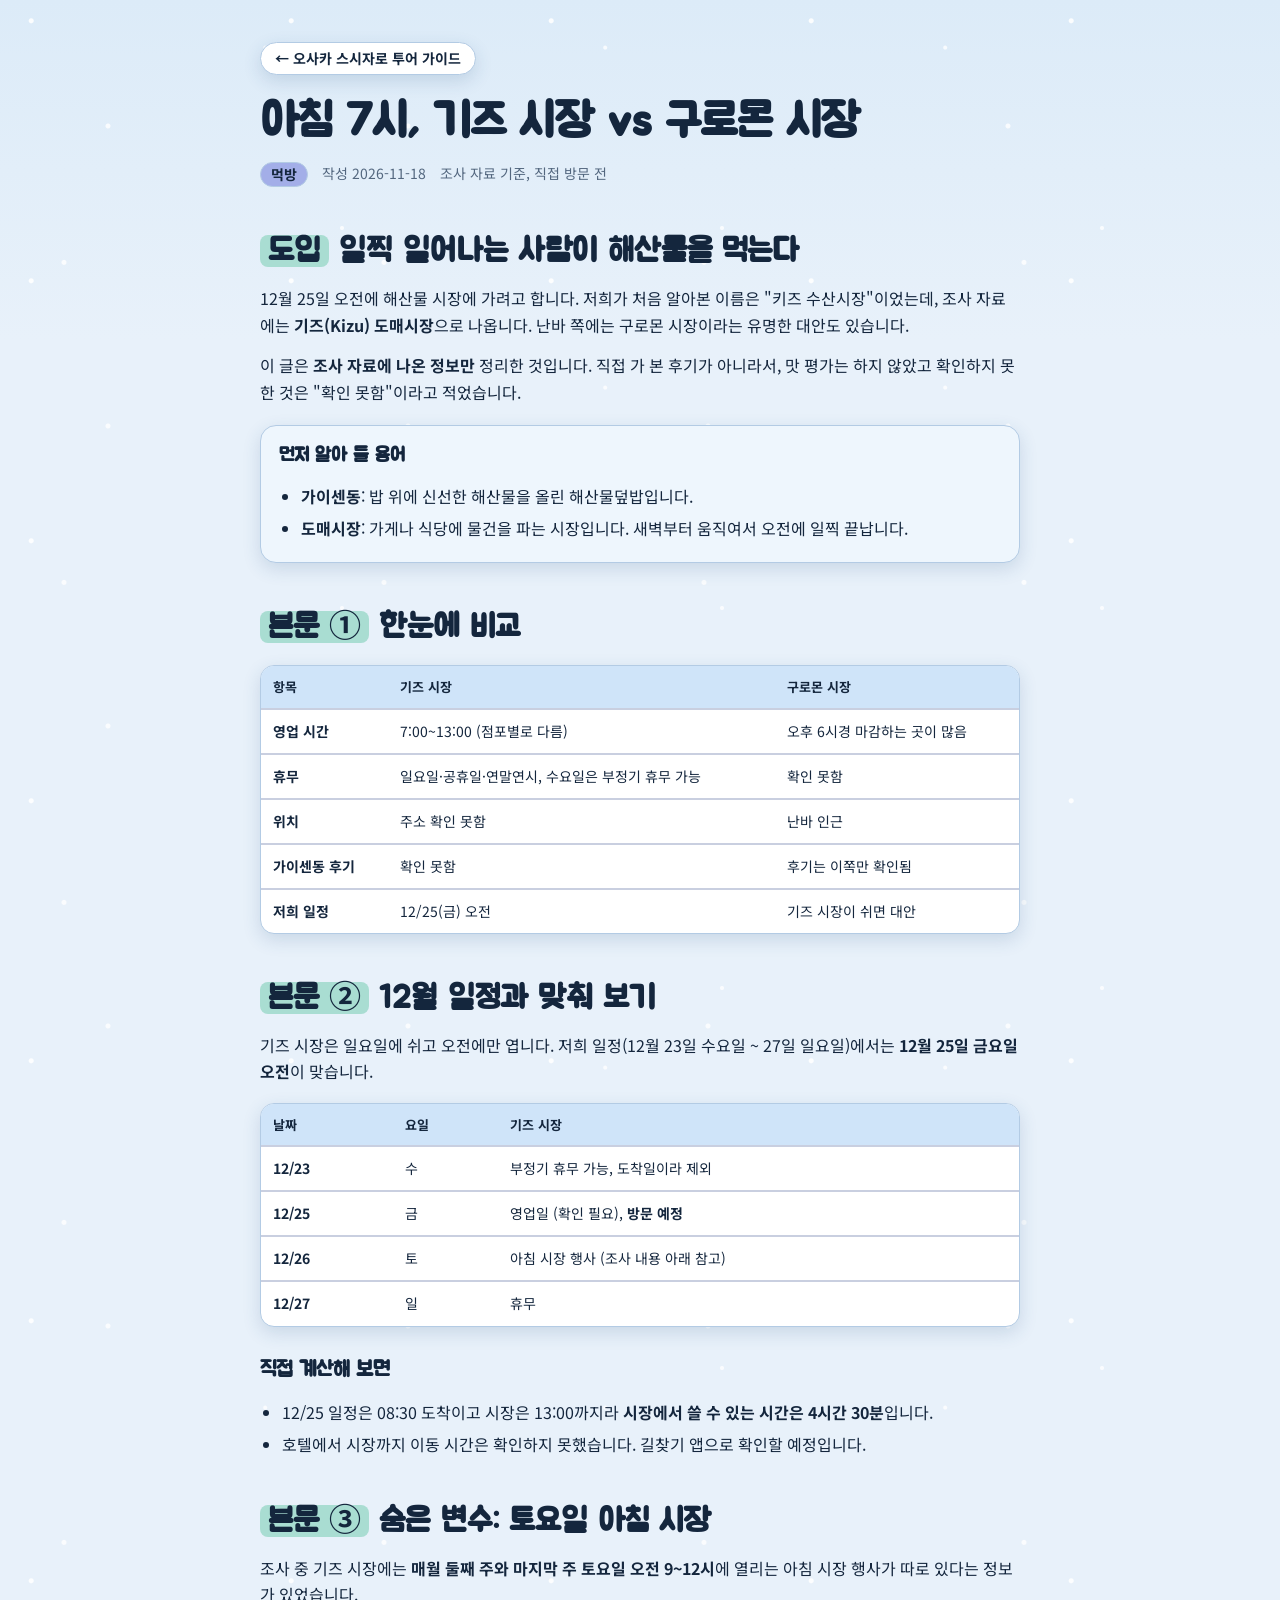
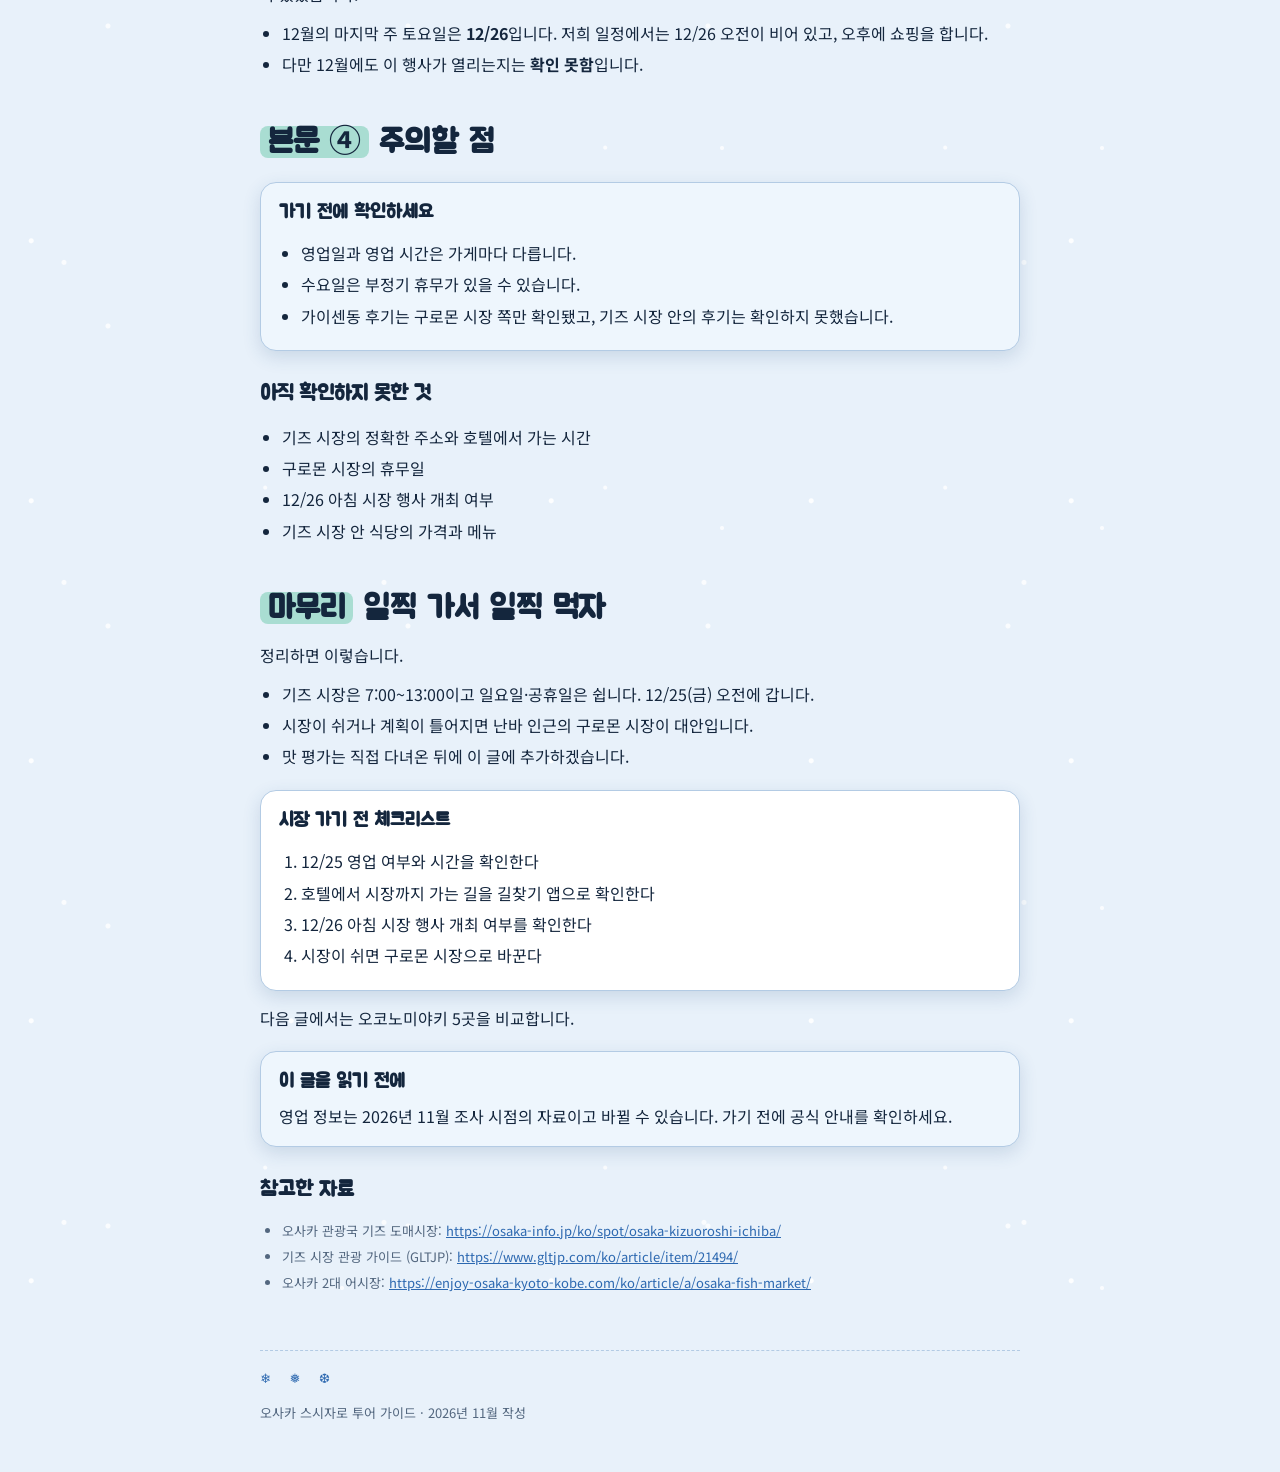
<file: posts/kizu-vs-kuromon.html>
<!doctype html>
<html lang="ko">
<head>
  <meta charset="utf-8">
  <meta name="viewport" content="width=device-width, initial-scale=1">
  <title>아침 7시, 기즈 시장 vs 구로몬 시장</title>
  <meta name="description" content="해산물덮밥을 먹으러 일찍 일어날 가치가 있을까요? 기즈 수산시장과 구로몬 시장을 조사 자료로 비교했습니다.">
  <meta name="author" content="helena8383">
  <meta name="keywords" content="기즈 수산시장, 구로몬 시장, 오사카 해산물덮밥, 오사카 아침 시장">
  <meta name="robots" content="index, follow, max-image-preview:large">
  <meta name="theme-color" content="#e8f1fa" media="(prefers-color-scheme: light)">
  <meta name="theme-color" content="#0c1829" media="(prefers-color-scheme: dark)">
  <link rel="canonical" href="https://helena8383.github.io/susijaro/posts/kizu-vs-kuromon.html">
  <meta property="og:type" content="article">
  <meta property="og:site_name" content="오사카 스시자로 투어 가이드">
  <meta property="og:locale" content="ko_KR">
  <meta property="og:title" content="아침 7시, 기즈 시장 vs 구로몬 시장">
  <meta property="og:description" content="해산물덮밥을 먹으러 일찍 일어날 가치가 있을까요? 기즈 수산시장과 구로몬 시장을 조사 자료로 비교했습니다.">
  <meta property="og:url" content="https://helena8383.github.io/susijaro/posts/kizu-vs-kuromon.html">
  <meta property="og:image" content="https://helena8383.github.io/susijaro/og-image.jpg">
  <meta property="og:image:width" content="1200">
  <meta property="og:image:height" content="630">
  <meta property="og:image:alt" content="오사카 도톤보리 네온 간판 위에 쓴 '오사카 스시자로 투어 가이드' 제목">
  <meta name="twitter:card" content="summary_large_image">
  <meta name="twitter:title" content="아침 7시, 기즈 시장 vs 구로몬 시장">
  <meta name="twitter:description" content="해산물덮밥을 먹으러 일찍 일어날 가치가 있을까요? 기즈 수산시장과 구로몬 시장을 조사 자료로 비교했습니다.">
  <meta name="twitter:image" content="https://helena8383.github.io/susijaro/og-image.jpg">
  <meta name="twitter:image:alt" content="오사카 도톤보리 네온 간판 위에 쓴 '오사카 스시자로 투어 가이드' 제목">
  <meta property="article:author" content="helena8383">
  <meta property="article:published_time" content="2026-11-18">
  <meta property="article:modified_time" content="2026-11-18">
  <link rel="icon" href="../favicon.svg" type="image/svg+xml">
  <script type="application/ld+json">
{
  "@context": "https://schema.org",
  "@type": "BlogPosting",
  "headline": "아침 7시, 기즈 시장 vs 구로몬 시장",
  "description": "해산물덮밥을 먹으러 일찍 일어날 가치가 있을까요? 기즈 수산시장과 구로몬 시장을 조사 자료로 비교했습니다.",
  "image": "https://helena8383.github.io/susijaro/og-image.jpg",
  "datePublished": "2026-11-18",
  "dateModified": "2026-11-18",
  "inLanguage": "ko-KR",
  "author": {
    "@type": "Person",
    "name": "helena8383"
  },
  "publisher": {
    "@type": "Organization",
    "name": "오사카 스시자로 투어 가이드"
  },
  "mainEntityOfPage": {
    "@type": "WebPage",
    "@id": "https://helena8383.github.io/susijaro/posts/kizu-vs-kuromon.html"
  }
}
  </script>
  <link rel="preconnect" href="https://fonts.googleapis.com">
  <link rel="preconnect" href="https://fonts.gstatic.com" crossorigin>
  <link rel="stylesheet" href="https://fonts.googleapis.com/css2?family=Jua&family=Noto+Sans+KR:wght@400;500;700;900&display=swap">
  <link rel="stylesheet" href="../style.css">
</head>
<body>
<div class="wrap">
<article class="post">

  <p class="crumb"><a href="../index.html#topics">← 오사카 스시자로 투어 가이드</a></p>
  <h1>아침 7시, 기즈 시장 vs 구로몬 시장</h1>
  <p class="meta"><b>먹방</b><span>작성 2026-11-18</span><span>조사 자료 기준, 직접 방문 전</span></p>

  <!-- 도입 -->
  <h2><mark>도입</mark> 일찍 일어나는 사람이 해산물을 먹는다</h2>
  <p>12월 25일 오전에 해산물 시장에 가려고 합니다. 저희가 처음 알아본 이름은 "키즈 수산시장"이었는데, 조사 자료에는 <b>기즈(Kizu) 도매시장</b>으로 나옵니다. 난바 쪽에는 구로몬 시장이라는 유명한 대안도 있습니다.</p>
  <p>이 글은 <b>조사 자료에 나온 정보만</b> 정리한 것입니다. 직접 가 본 후기가 아니라서, 맛 평가는 하지 않았고 확인하지 못한 것은 "확인 못함"이라고 적었습니다.</p>

  <div class="box warn">
    <strong class="t">먼저 알아 둘 용어</strong>
    <ul>
      <li><b>가이센동</b>: 밥 위에 신선한 해산물을 올린 해산물덮밥입니다.</li>
      <li><b>도매시장</b>: 가게나 식당에 물건을 파는 시장입니다. 새벽부터 움직여서 오전에 일찍 끝납니다.</li>
    </ul>
  </div>

  <!-- 본문 ① -->
  <h2><mark>본문 ①</mark> 한눈에 비교</h2>
  <div class="tablewrap">
    <table>
      <thead><tr><th>항목</th><th>기즈 시장</th><th>구로몬 시장</th></tr></thead>
      <tbody>
        <tr><td><b>영업 시간</b></td><td>7:00~13:00 (점포별로 다름)</td><td>오후 6시경 마감하는 곳이 많음</td></tr>
        <tr><td><b>휴무</b></td><td>일요일·공휴일·연말연시, 수요일은 부정기 휴무 가능</td><td>확인 못함</td></tr>
        <tr><td><b>위치</b></td><td>주소 확인 못함</td><td>난바 인근</td></tr>
        <tr><td><b>가이센동 후기</b></td><td>확인 못함</td><td>후기는 이쪽만 확인됨</td></tr>
        <tr><td><b>저희 일정</b></td><td>12/25(금) 오전</td><td>기즈 시장이 쉬면 대안</td></tr>
      </tbody>
    </table>
  </div>

  <!-- 본문 ② -->
  <h2><mark>본문 ②</mark> 12월 일정과 맞춰 보기</h2>
  <p>기즈 시장은 일요일에 쉬고 오전에만 엽니다. 저희 일정(12월 23일 수요일 ~ 27일 일요일)에서는 <b>12월 25일 금요일 오전</b>이 맞습니다.</p>

  <div class="tablewrap">
    <table>
      <thead><tr><th>날짜</th><th>요일</th><th>기즈 시장</th></tr></thead>
      <tbody>
        <tr><td><b>12/23</b></td><td>수</td><td>부정기 휴무 가능, 도착일이라 제외</td></tr>
        <tr><td><b>12/25</b></td><td>금</td><td>영업일 (확인 필요), <b>방문 예정</b></td></tr>
        <tr><td><b>12/26</b></td><td>토</td><td>아침 시장 행사 (조사 내용 아래 참고)</td></tr>
        <tr><td><b>12/27</b></td><td>일</td><td>휴무</td></tr>
      </tbody>
    </table>
  </div>

  <h3>직접 계산해 보면</h3>
  <ul>
    <li>12/25 일정은 08:30 도착이고 시장은 13:00까지라 <b>시장에서 쓸 수 있는 시간은 4시간 30분</b>입니다.</li>
    <li>호텔에서 시장까지 이동 시간은 확인하지 못했습니다. 길찾기 앱으로 확인할 예정입니다.</li>
  </ul>

  <!-- 본문 ③ -->
  <h2><mark>본문 ③</mark> 숨은 변수: 토요일 아침 시장</h2>
  <p>조사 중 기즈 시장에는 <b>매월 둘째 주와 마지막 주 토요일 오전 9~12시</b>에 열리는 아침 시장 행사가 따로 있다는 정보가 있었습니다.</p>
  <ul>
    <li>12월의 마지막 주 토요일은 <b>12/26</b>입니다. 저희 일정에서는 12/26 오전이 비어 있고, 오후에 쇼핑을 합니다.</li>
    <li>다만 12월에도 이 행사가 열리는지는 <b>확인 못함</b>입니다.</li>
  </ul>

  <!-- 본문 ④ -->
  <h2><mark>본문 ④</mark> 주의할 점</h2>
  <div class="box warn">
    <strong class="t">가기 전에 확인하세요</strong>
    <ul>
      <li>영업일과 영업 시간은 가게마다 다릅니다.</li>
      <li>수요일은 부정기 휴무가 있을 수 있습니다.</li>
      <li>가이센동 후기는 구로몬 시장 쪽만 확인됐고, 기즈 시장 안의 후기는 확인하지 못했습니다.</li>
    </ul>
  </div>

  <h3>아직 확인하지 못한 것</h3>
  <ul>
    <li>기즈 시장의 정확한 주소와 호텔에서 가는 시간</li>
    <li>구로몬 시장의 휴무일</li>
    <li>12/26 아침 시장 행사 개최 여부</li>
    <li>기즈 시장 안 식당의 가격과 메뉴</li>
  </ul>

  <!-- 마무리 -->
  <h2><mark>마무리</mark> 일찍 가서 일찍 먹자</h2>
  <p>정리하면 이렇습니다.</p>
  <ul>
    <li>기즈 시장은 7:00~13:00이고 일요일·공휴일은 쉽니다. 12/25(금) 오전에 갑니다.</li>
    <li>시장이 쉬거나 계획이 틀어지면 난바 인근의 구로몬 시장이 대안입니다.</li>
    <li>맛 평가는 직접 다녀온 뒤에 이 글에 추가하겠습니다.</li>
  </ul>

  <div class="box">
    <strong class="t">시장 가기 전 체크리스트</strong>
    <ol>
      <li>12/25 영업 여부와 시간을 확인한다</li>
      <li>호텔에서 시장까지 가는 길을 길찾기 앱으로 확인한다</li>
      <li>12/26 아침 시장 행사 개최 여부를 확인한다</li>
      <li>시장이 쉬면 구로몬 시장으로 바꾼다</li>
    </ol>
  </div>

  <p>다음 글에서는 오코노미야키 5곳을 비교합니다.</p>

  <div class="box warn">
    <strong class="t">이 글을 읽기 전에</strong>
    <p>영업 정보는 2026년 11월 조사 시점의 자료이고 바뀔 수 있습니다. 가기 전에 공식 안내를 확인하세요.</p>
  </div>

  <h3>참고한 자료</h3>
  <ul class="src-list">
    <li>오사카 관광국 기즈 도매시장: <a href="https://osaka-info.jp/ko/spot/osaka-kizuoroshi-ichiba/" target="_blank" rel="noopener">https://osaka-info.jp/ko/spot/osaka-kizuoroshi-ichiba/</a></li>
    <li>기즈 시장 관광 가이드 (GLTJP): <a href="https://www.gltjp.com/ko/article/item/21494/" target="_blank" rel="noopener">https://www.gltjp.com/ko/article/item/21494/</a></li>
    <li>오사카 2대 어시장: <a href="https://enjoy-osaka-kyoto-kobe.com/ko/article/a/osaka-fish-market/" target="_blank" rel="noopener">https://enjoy-osaka-kyoto-kobe.com/ko/article/a/osaka-fish-market/</a></li>
  </ul>

  <footer>
    <p>오사카 스시자로 투어 가이드 · 2026년 11월 작성</p>
  </footer>

</article>
</div>
</body>
</html>
</file>
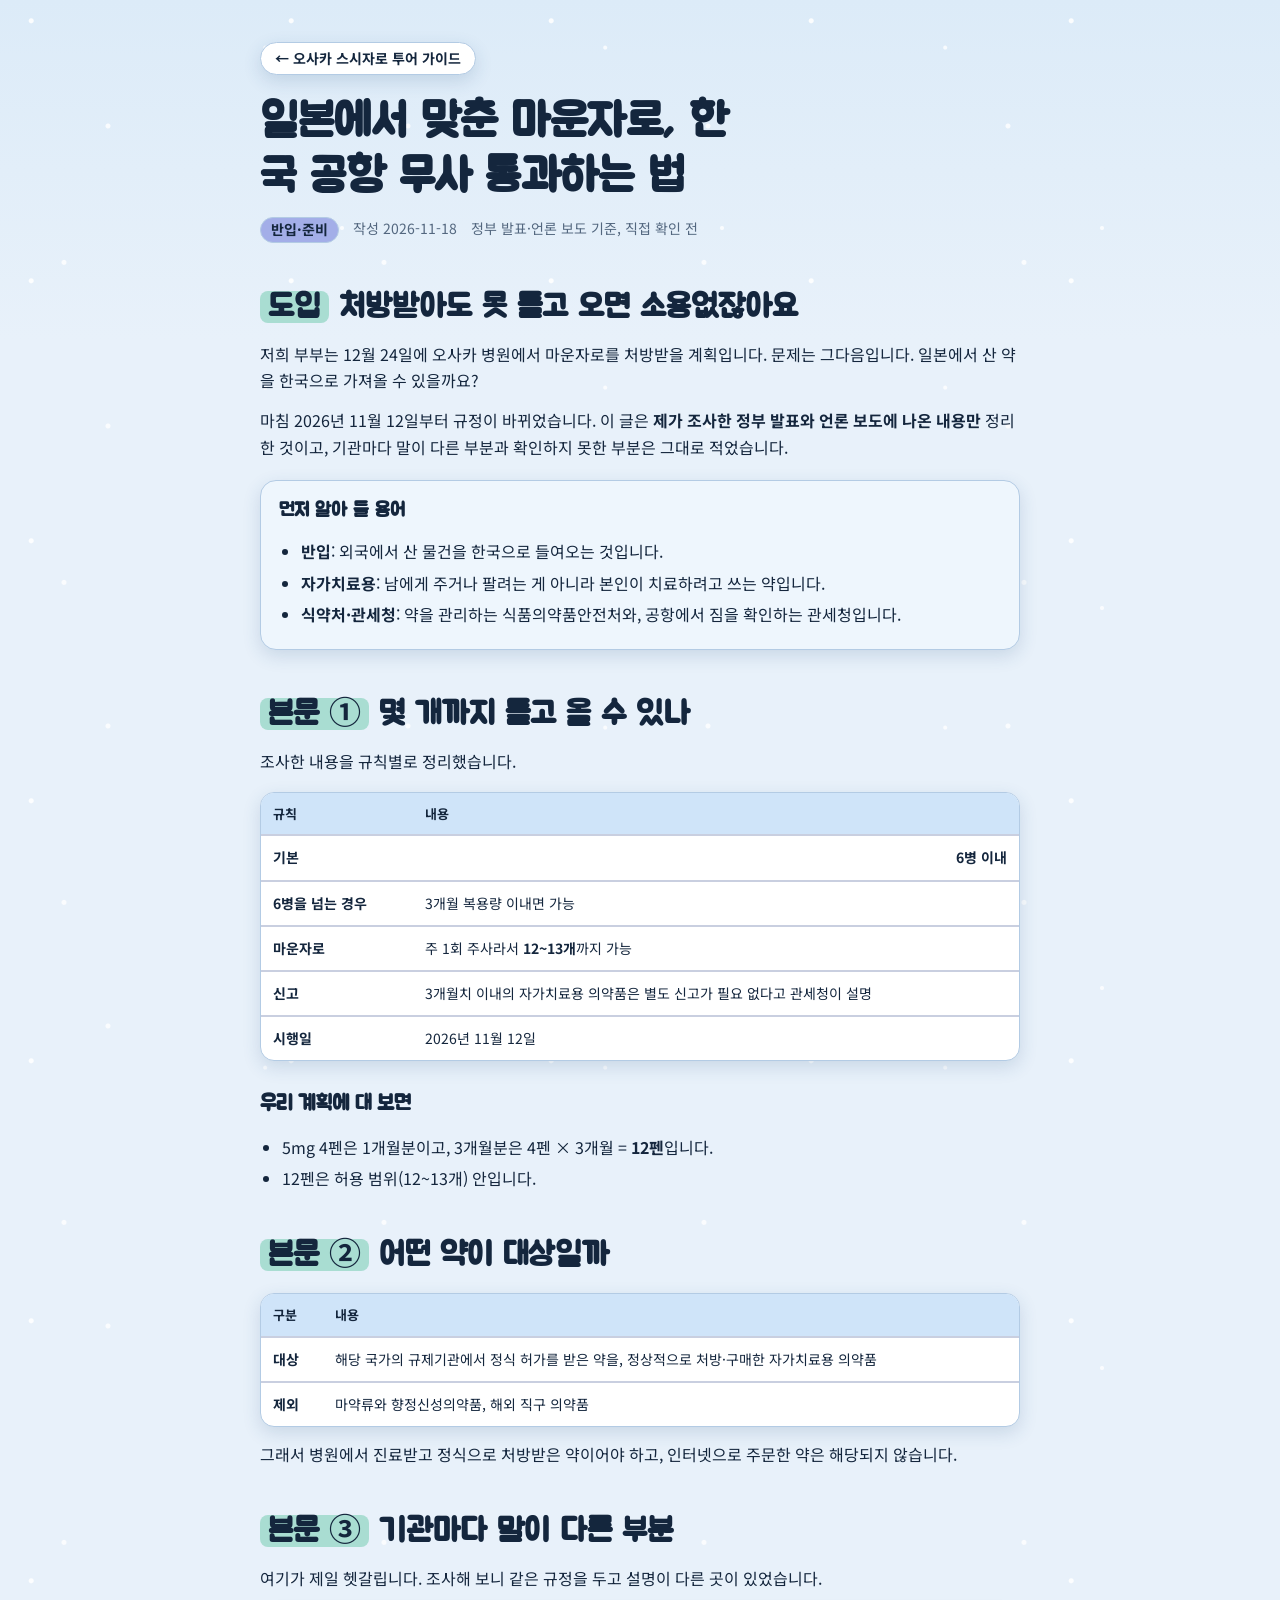
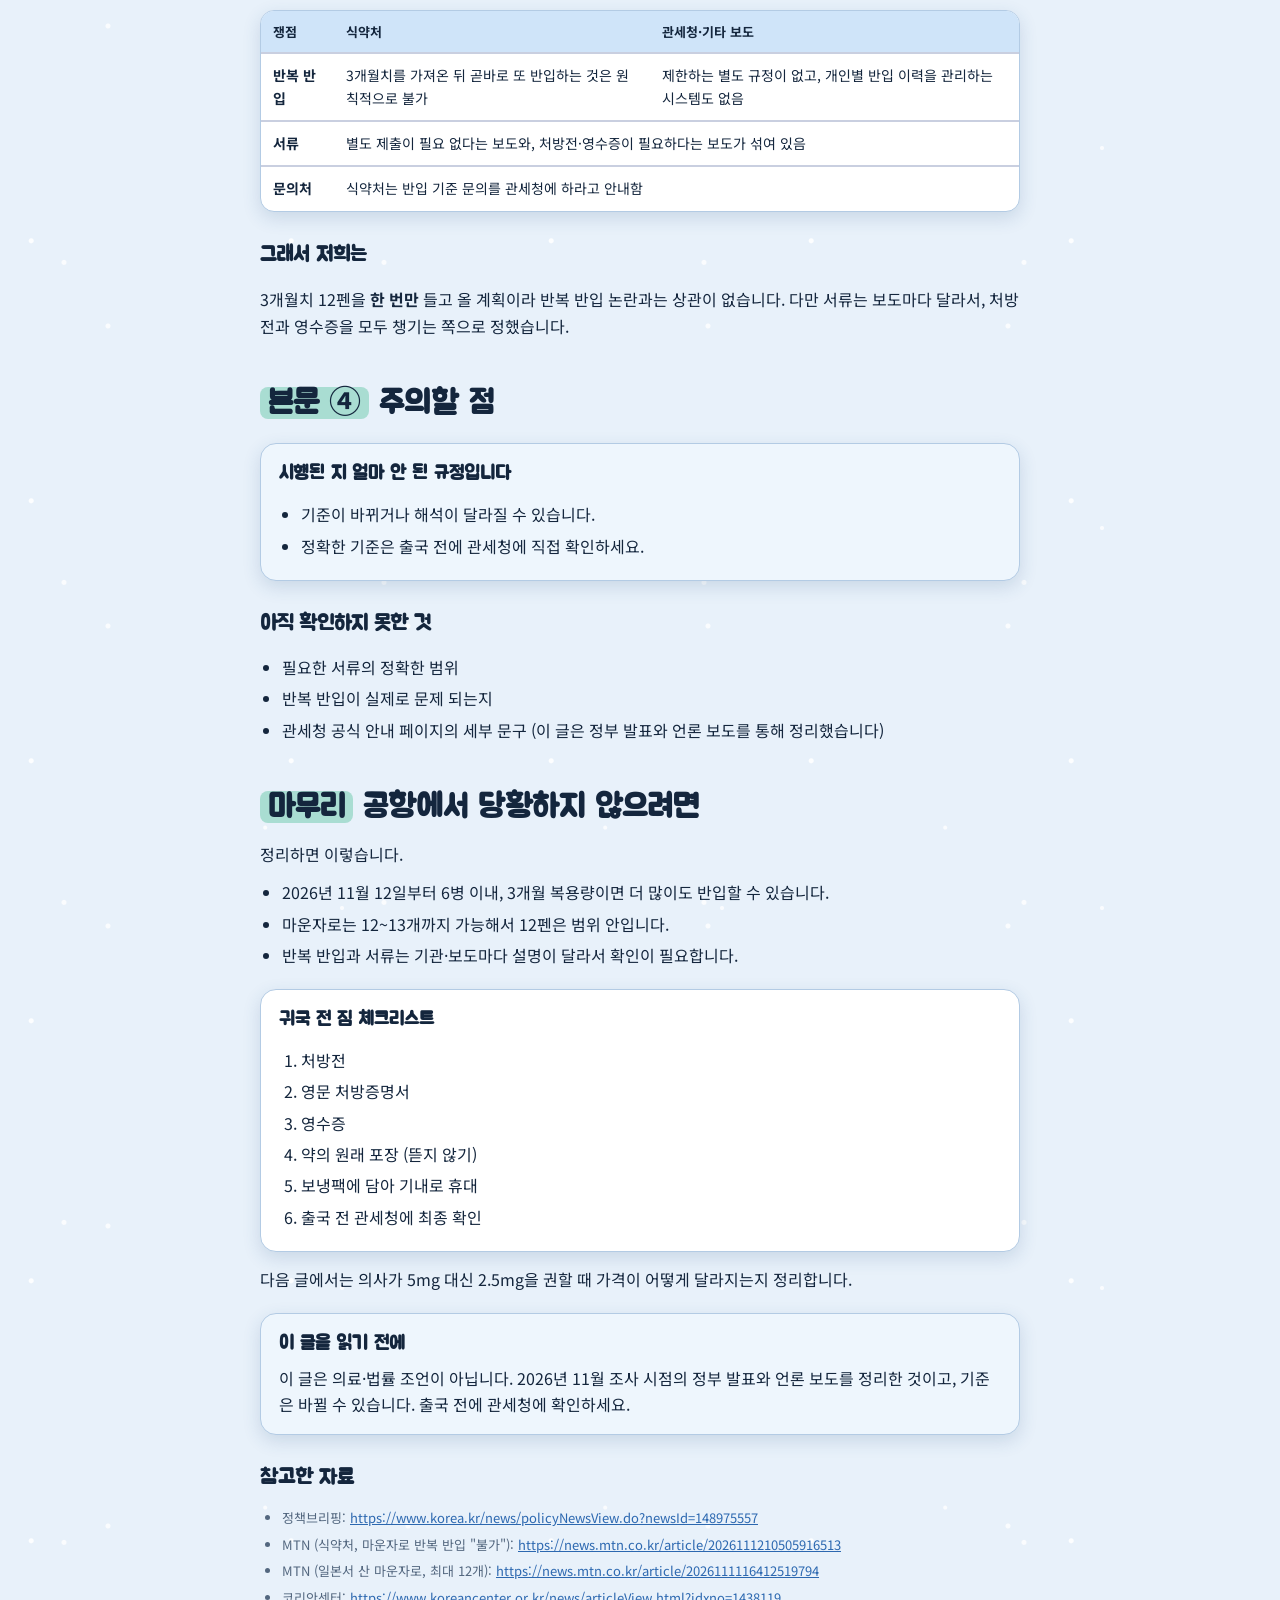
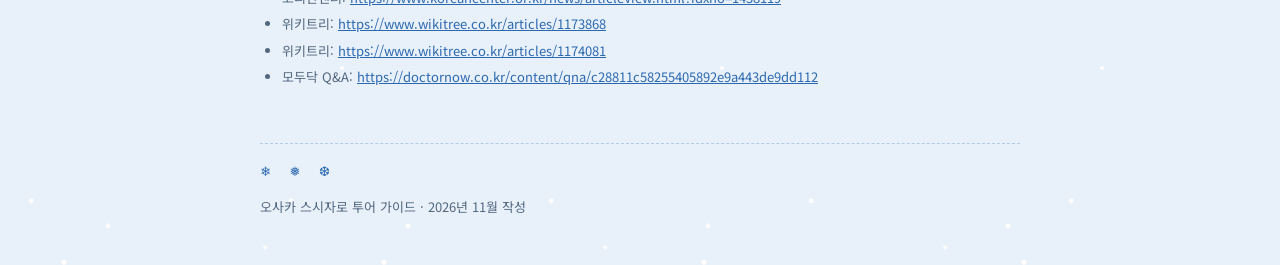
<file: posts/korea-customs-rules.html>
<!doctype html>
<html lang="ko">
<head>
  <meta charset="utf-8">
  <meta name="viewport" content="width=device-width, initial-scale=1">
  <title>일본에서 맞춘 마운자로, 한국 공항 무사 통과하는 법</title>
  <meta name="description" content="2026년 11월 12일부터 바뀐 한국 반입 기준을 조사 자료로 정리했습니다. 몇 개까지 들고 올 수 있는지, 기관마다 말이 다른 부분은 무엇인지 봅니다.">
  <meta name="author" content="helena8383">
  <meta name="keywords" content="마운자로 한국 반입, 일본 약 세관, 의약품 반입 기준, 2026 세관 규정">
  <meta name="robots" content="index, follow, max-image-preview:large">
  <meta name="theme-color" content="#e8f1fa" media="(prefers-color-scheme: light)">
  <meta name="theme-color" content="#0c1829" media="(prefers-color-scheme: dark)">
  <link rel="canonical" href="https://helena8383.github.io/susijaro/posts/korea-customs-rules.html">
  <meta property="og:type" content="article">
  <meta property="og:site_name" content="오사카 스시자로 투어 가이드">
  <meta property="og:locale" content="ko_KR">
  <meta property="og:title" content="일본에서 맞춘 마운자로, 한국 공항 무사 통과하는 법">
  <meta property="og:description" content="2026년 11월 12일부터 바뀐 한국 반입 기준을 조사 자료로 정리했습니다. 몇 개까지 들고 올 수 있는지, 기관마다 말이 다른 부분은 무엇인지 봅니다.">
  <meta property="og:url" content="https://helena8383.github.io/susijaro/posts/korea-customs-rules.html">
  <meta property="og:image" content="https://helena8383.github.io/susijaro/og-image.jpg">
  <meta property="og:image:width" content="1200">
  <meta property="og:image:height" content="630">
  <meta property="og:image:alt" content="오사카 도톤보리 네온 간판 위에 쓴 '오사카 스시자로 투어 가이드' 제목">
  <meta name="twitter:card" content="summary_large_image">
  <meta name="twitter:title" content="일본에서 맞춘 마운자로, 한국 공항 무사 통과하는 법">
  <meta name="twitter:description" content="2026년 11월 12일부터 바뀐 한국 반입 기준을 조사 자료로 정리했습니다. 몇 개까지 들고 올 수 있는지, 기관마다 말이 다른 부분은 무엇인지 봅니다.">
  <meta name="twitter:image" content="https://helena8383.github.io/susijaro/og-image.jpg">
  <meta name="twitter:image:alt" content="오사카 도톤보리 네온 간판 위에 쓴 '오사카 스시자로 투어 가이드' 제목">
  <meta property="article:author" content="helena8383">
  <meta property="article:published_time" content="2026-11-18">
  <meta property="article:modified_time" content="2026-11-18">
  <link rel="icon" href="../favicon.svg" type="image/svg+xml">
  <script type="application/ld+json">
{
  "@context": "https://schema.org",
  "@type": "BlogPosting",
  "headline": "일본에서 맞춘 마운자로, 한국 공항 무사 통과하는 법",
  "description": "2026년 11월 12일부터 바뀐 한국 반입 기준을 조사 자료로 정리했습니다. 몇 개까지 들고 올 수 있는지, 기관마다 말이 다른 부분은 무엇인지 봅니다.",
  "image": "https://helena8383.github.io/susijaro/og-image.jpg",
  "datePublished": "2026-11-18",
  "dateModified": "2026-11-18",
  "inLanguage": "ko-KR",
  "author": {
    "@type": "Person",
    "name": "helena8383"
  },
  "publisher": {
    "@type": "Organization",
    "name": "오사카 스시자로 투어 가이드"
  },
  "mainEntityOfPage": {
    "@type": "WebPage",
    "@id": "https://helena8383.github.io/susijaro/posts/korea-customs-rules.html"
  }
}
  </script>
  <link rel="preconnect" href="https://fonts.googleapis.com">
  <link rel="preconnect" href="https://fonts.gstatic.com" crossorigin>
  <link rel="stylesheet" href="https://fonts.googleapis.com/css2?family=Jua&family=Noto+Sans+KR:wght@400;500;700;900&display=swap">
  <link rel="stylesheet" href="../style.css">
</head>
<body>
<div class="wrap">
<article class="post">

  <p class="crumb"><a href="../index.html#topics">← 오사카 스시자로 투어 가이드</a></p>
  <h1>일본에서 맞춘 마운자로, 한국 공항 무사 통과하는 법</h1>
  <p class="meta"><b>반입·준비</b><span>작성 2026-11-18</span><span>정부 발표·언론 보도 기준, 직접 확인 전</span></p>

  <!-- 도입 -->
  <h2><mark>도입</mark> 처방받아도 못 들고 오면 소용없잖아요</h2>
  <p>저희 부부는 12월 24일에 오사카 병원에서 마운자로를 처방받을 계획입니다. 문제는 그다음입니다. 일본에서 산 약을 한국으로 가져올 수 있을까요?</p>
  <p>마침 2026년 11월 12일부터 규정이 바뀌었습니다. 이 글은 <b>제가 조사한 정부 발표와 언론 보도에 나온 내용만</b> 정리한 것이고, 기관마다 말이 다른 부분과 확인하지 못한 부분은 그대로 적었습니다.</p>

  <div class="box warn">
    <strong class="t">먼저 알아 둘 용어</strong>
    <ul>
      <li><b>반입</b>: 외국에서 산 물건을 한국으로 들여오는 것입니다.</li>
      <li><b>자가치료용</b>: 남에게 주거나 팔려는 게 아니라 본인이 치료하려고 쓰는 약입니다.</li>
      <li><b>식약처·관세청</b>: 약을 관리하는 식품의약품안전처와, 공항에서 짐을 확인하는 관세청입니다.</li>
    </ul>
  </div>

  <!-- 본문 ① -->
  <h2><mark>본문 ①</mark> 몇 개까지 들고 올 수 있나</h2>
  <p>조사한 내용을 규칙별로 정리했습니다.</p>

  <div class="tablewrap">
    <table>
      <thead><tr><th>규칙</th><th>내용</th></tr></thead>
      <tbody>
        <tr><td><b>기본</b></td><td class="num">6병 이내</td></tr>
        <tr><td><b>6병을 넘는 경우</b></td><td>3개월 복용량 이내면 가능</td></tr>
        <tr><td><b>마운자로</b></td><td>주 1회 주사라서 <b>12~13개</b>까지 가능</td></tr>
        <tr><td><b>신고</b></td><td>3개월치 이내의 자가치료용 의약품은 별도 신고가 필요 없다고 관세청이 설명</td></tr>
        <tr><td><b>시행일</b></td><td>2026년 11월 12일</td></tr>
      </tbody>
    </table>
  </div>

  <h3>우리 계획에 대 보면</h3>
  <ul>
    <li>5mg 4펜은 1개월분이고, 3개월분은 4펜 × 3개월 = <b>12펜</b>입니다.</li>
    <li>12펜은 허용 범위(12~13개) 안입니다.</li>
  </ul>

  <!-- 본문 ② -->
  <h2><mark>본문 ②</mark> 어떤 약이 대상일까</h2>
  <div class="tablewrap">
    <table>
      <thead><tr><th>구분</th><th>내용</th></tr></thead>
      <tbody>
        <tr><td><b>대상</b></td><td>해당 국가의 규제기관에서 정식 허가를 받은 약을, 정상적으로 처방·구매한 자가치료용 의약품</td></tr>
        <tr><td><b>제외</b></td><td>마약류와 향정신성의약품, 해외 직구 의약품</td></tr>
      </tbody>
    </table>
  </div>
  <p>그래서 병원에서 진료받고 정식으로 처방받은 약이어야 하고, 인터넷으로 주문한 약은 해당되지 않습니다.</p>

  <!-- 본문 ③ -->
  <h2><mark>본문 ③</mark> 기관마다 말이 다른 부분</h2>
  <p>여기가 제일 헷갈립니다. 조사해 보니 같은 규정을 두고 설명이 다른 곳이 있었습니다.</p>

  <div class="tablewrap">
    <table>
      <thead><tr><th>쟁점</th><th>식약처</th><th>관세청·기타 보도</th></tr></thead>
      <tbody>
        <tr><td><b>반복 반입</b></td><td>3개월치를 가져온 뒤 곧바로 또 반입하는 것은 원칙적으로 불가</td><td>제한하는 별도 규정이 없고, 개인별 반입 이력을 관리하는 시스템도 없음</td></tr>
        <tr><td><b>서류</b></td><td colspan="2">별도 제출이 필요 없다는 보도와, 처방전·영수증이 필요하다는 보도가 섞여 있음</td></tr>
        <tr><td><b>문의처</b></td><td colspan="2">식약처는 반입 기준 문의를 관세청에 하라고 안내함</td></tr>
      </tbody>
    </table>
  </div>

  <h3>그래서 저희는</h3>
  <p>3개월치 12펜을 <b>한 번만</b> 들고 올 계획이라 반복 반입 논란과는 상관이 없습니다. 다만 서류는 보도마다 달라서, 처방전과 영수증을 모두 챙기는 쪽으로 정했습니다.</p>

  <!-- 본문 ④ -->
  <h2><mark>본문 ④</mark> 주의할 점</h2>
  <div class="box warn">
    <strong class="t">시행된 지 얼마 안 된 규정입니다</strong>
    <ul>
      <li>기준이 바뀌거나 해석이 달라질 수 있습니다.</li>
      <li>정확한 기준은 출국 전에 관세청에 직접 확인하세요.</li>
    </ul>
  </div>

  <h3>아직 확인하지 못한 것</h3>
  <ul>
    <li>필요한 서류의 정확한 범위</li>
    <li>반복 반입이 실제로 문제 되는지</li>
    <li>관세청 공식 안내 페이지의 세부 문구 (이 글은 정부 발표와 언론 보도를 통해 정리했습니다)</li>
  </ul>

  <!-- 마무리 -->
  <h2><mark>마무리</mark> 공항에서 당황하지 않으려면</h2>
  <p>정리하면 이렇습니다.</p>
  <ul>
    <li>2026년 11월 12일부터 6병 이내, 3개월 복용량이면 더 많이도 반입할 수 있습니다.</li>
    <li>마운자로는 12~13개까지 가능해서 12펜은 범위 안입니다.</li>
    <li>반복 반입과 서류는 기관·보도마다 설명이 달라서 확인이 필요합니다.</li>
  </ul>

  <div class="box">
    <strong class="t">귀국 전 짐 체크리스트</strong>
    <ol>
      <li>처방전</li>
      <li>영문 처방증명서</li>
      <li>영수증</li>
      <li>약의 원래 포장 (뜯지 않기)</li>
      <li>보냉팩에 담아 기내로 휴대</li>
      <li>출국 전 관세청에 최종 확인</li>
    </ol>
  </div>

  <p>다음 글에서는 의사가 5mg 대신 2.5mg을 권할 때 가격이 어떻게 달라지는지 정리합니다.</p>

  <div class="box warn">
    <strong class="t">이 글을 읽기 전에</strong>
    <p>이 글은 의료·법률 조언이 아닙니다. 2026년 11월 조사 시점의 정부 발표와 언론 보도를 정리한 것이고, 기준은 바뀔 수 있습니다. 출국 전에 관세청에 확인하세요.</p>
  </div>

  <h3>참고한 자료</h3>
  <ul class="src-list">
    <li>정책브리핑: <a href="https://www.korea.kr/news/policyNewsView.do?newsId=148975557" target="_blank" rel="noopener">https://www.korea.kr/news/policyNewsView.do?newsId=148975557</a></li>
    <li>MTN (식약처, 마운자로 반복 반입 "불가"): <a href="https://news.mtn.co.kr/article/2026111210505916513" target="_blank" rel="noopener">https://news.mtn.co.kr/article/2026111210505916513</a></li>
    <li>MTN (일본서 산 마운자로, 최대 12개): <a href="https://news.mtn.co.kr/article/2026111116412519794" target="_blank" rel="noopener">https://news.mtn.co.kr/article/2026111116412519794</a></li>
    <li>코리안센터: <a href="https://www.koreancenter.or.kr/news/articleView.html?idxno=1438119" target="_blank" rel="noopener">https://www.koreancenter.or.kr/news/articleView.html?idxno=1438119</a></li>
    <li>위키트리: <a href="https://www.wikitree.co.kr/articles/1173868" target="_blank" rel="noopener">https://www.wikitree.co.kr/articles/1173868</a></li>
    <li>위키트리: <a href="https://www.wikitree.co.kr/articles/1174081" target="_blank" rel="noopener">https://www.wikitree.co.kr/articles/1174081</a></li>
    <li>모두닥 Q&amp;A: <a href="https://doctornow.co.kr/content/qna/c28811c58255405892e9a443de9dd112" target="_blank" rel="noopener">https://doctornow.co.kr/content/qna/c28811c58255405892e9a443de9dd112</a></li>
  </ul>

  <footer>
    <p>오사카 스시자로 투어 가이드 · 2026년 11월 작성</p>
  </footer>

</article>
</div>
</body>
</html>
</file>
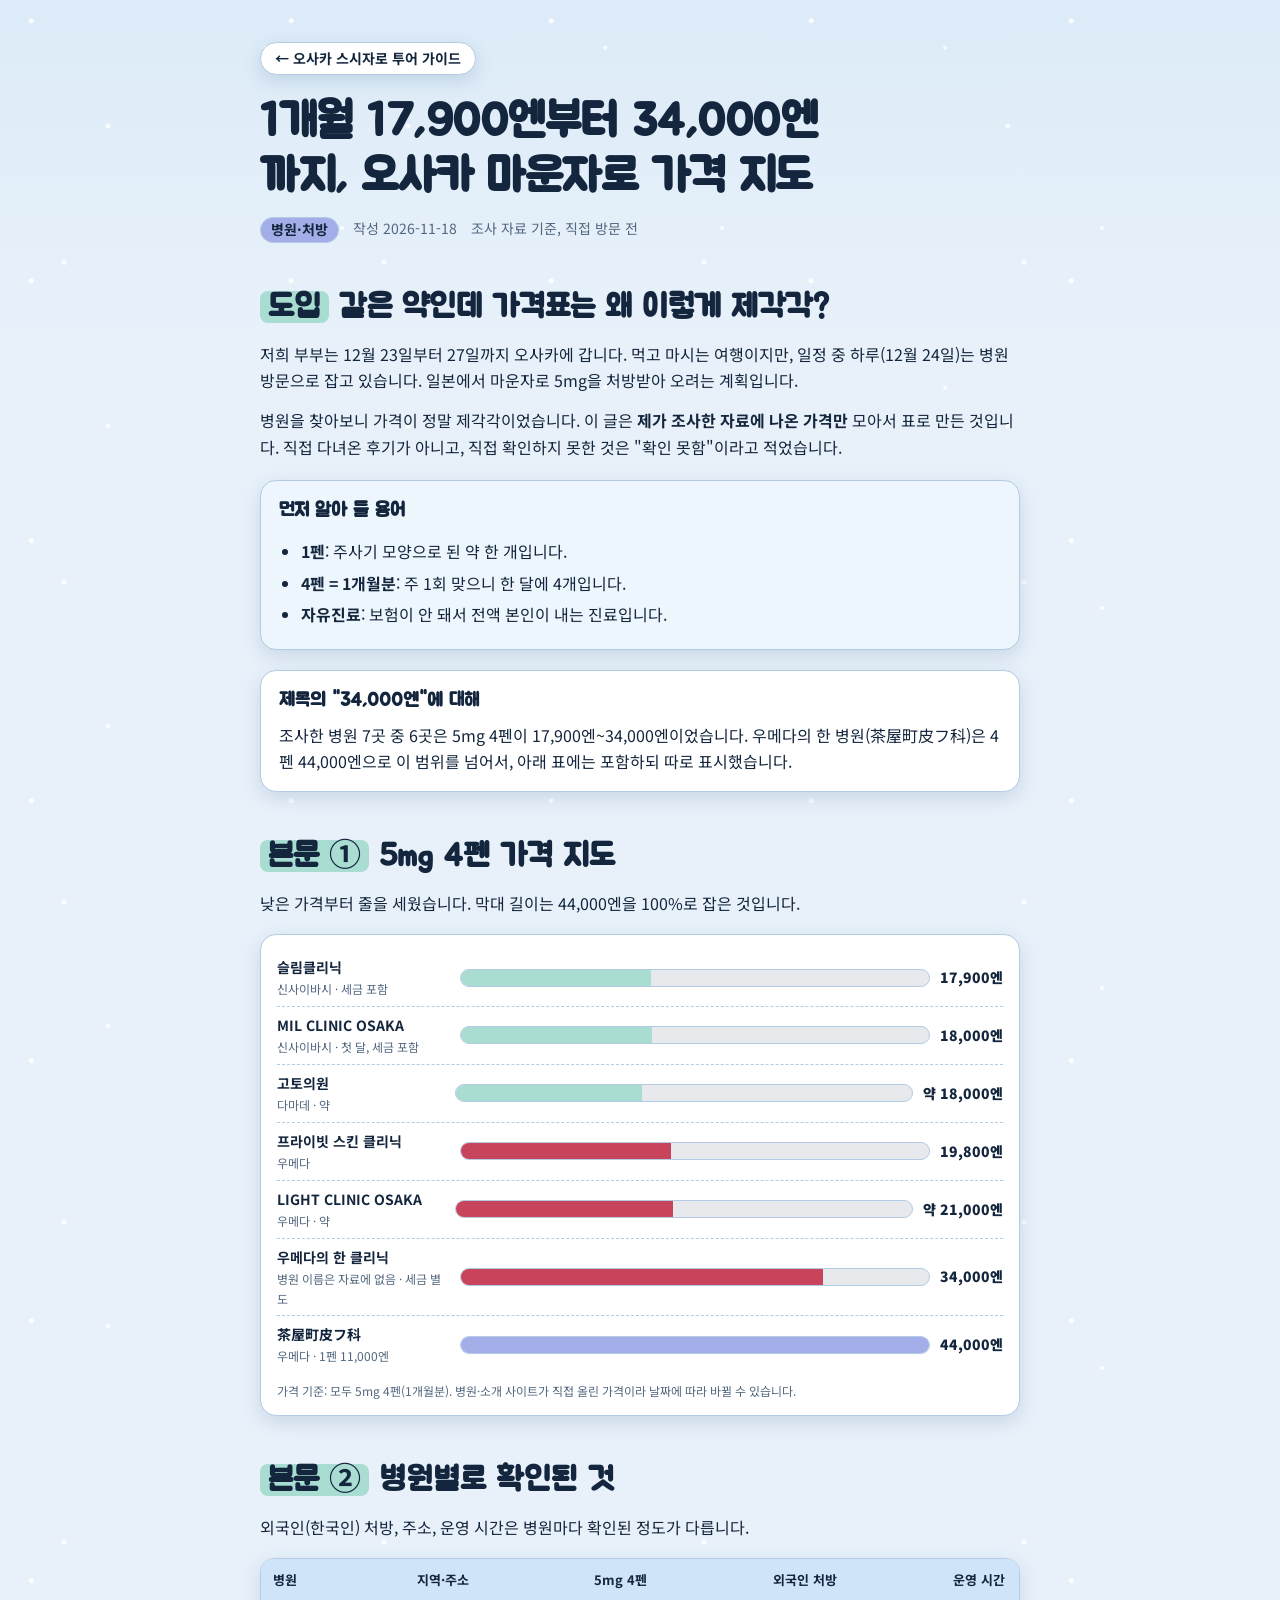
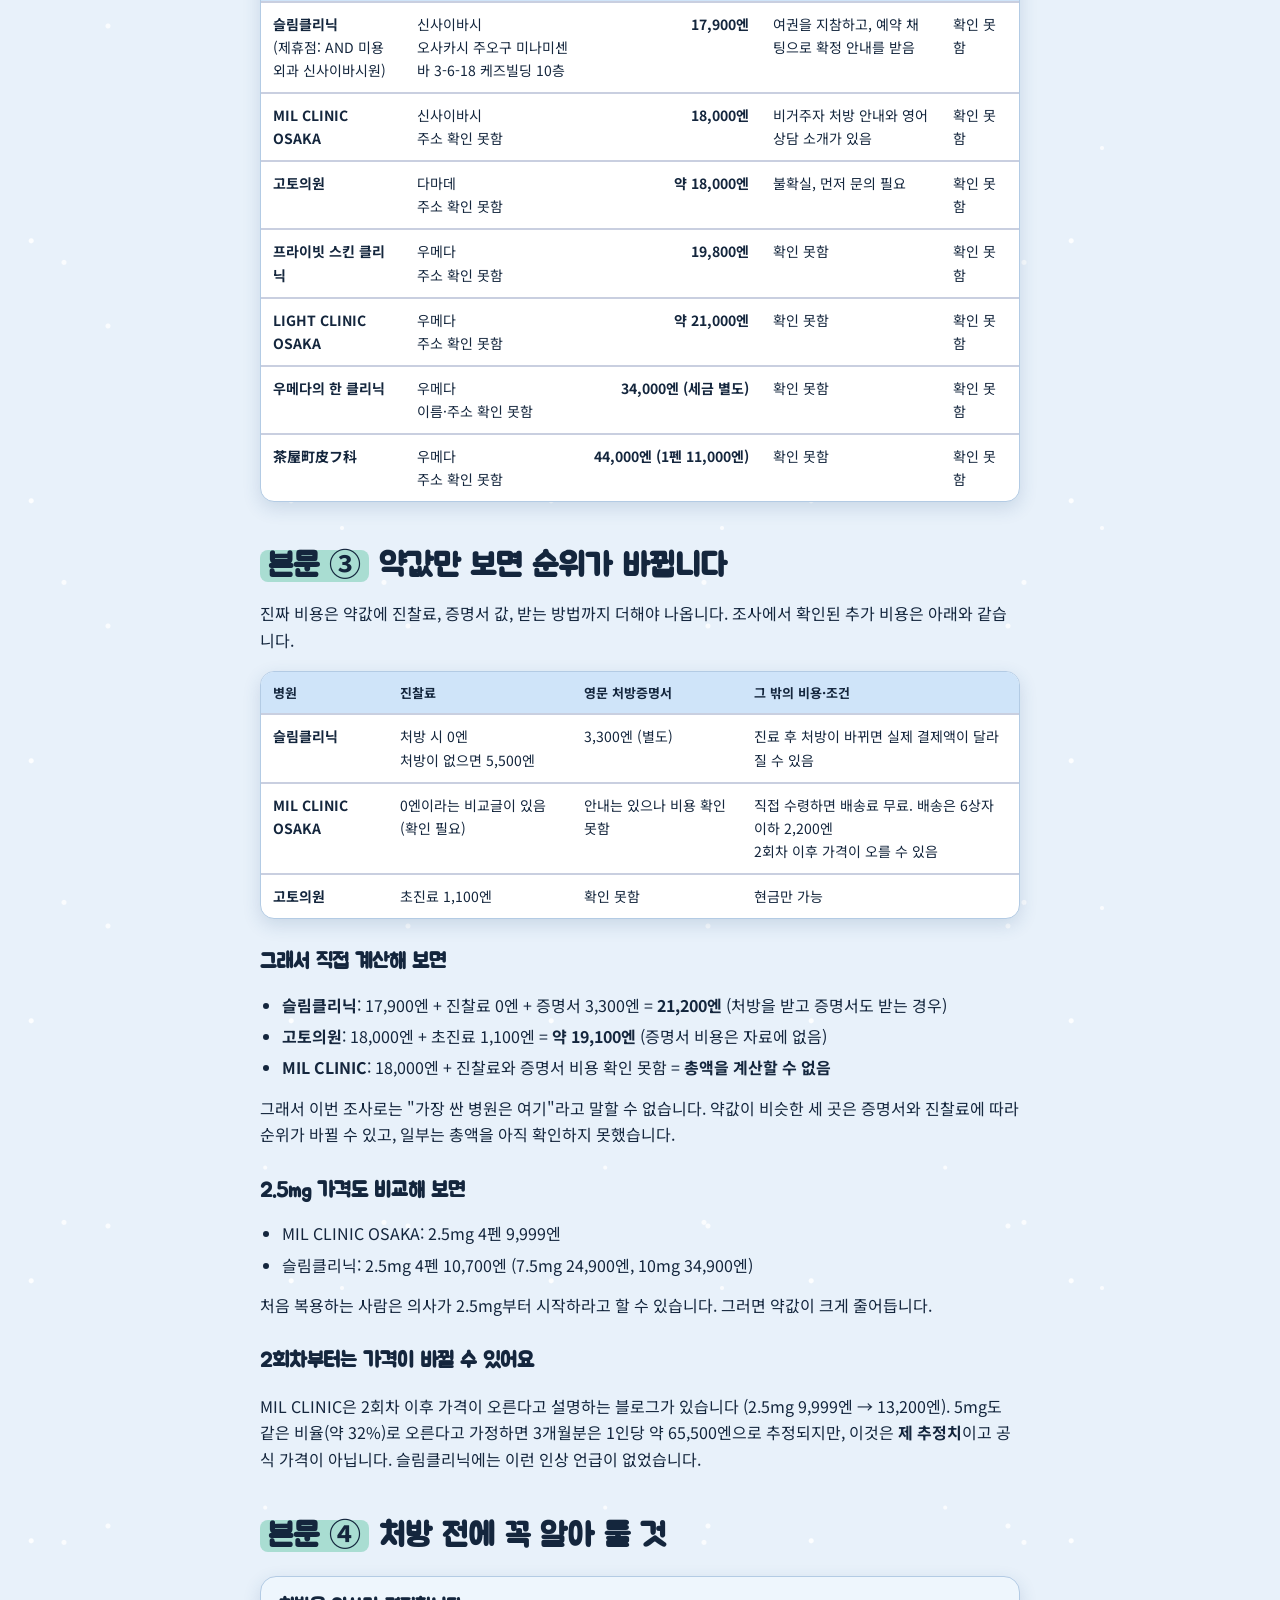
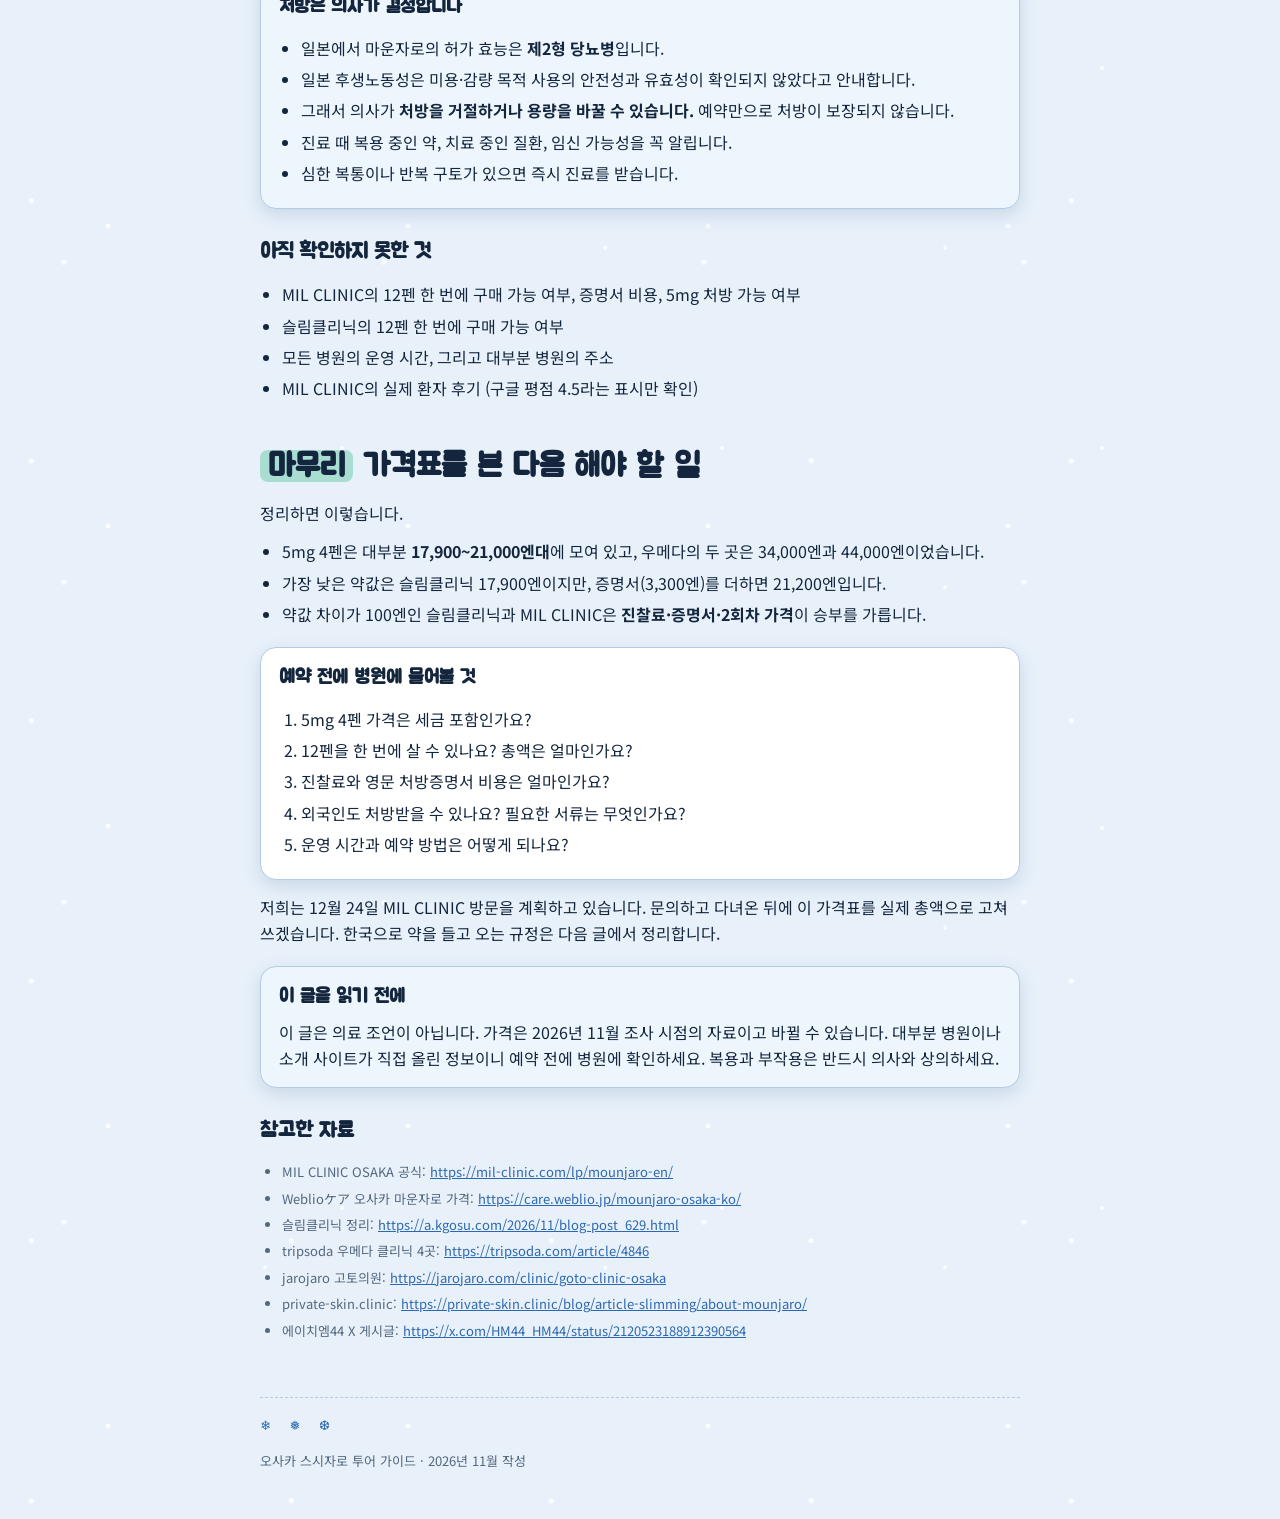
<file: posts/mounjaro-price-map.html>
<!doctype html>
<html lang="ko">
<head>
  <meta charset="utf-8">
  <meta name="viewport" content="width=device-width, initial-scale=1">
  <title>1개월 17,900엔부터 34,000엔까지, 오사카 마운자로 가격 지도</title>
  <meta name="description" content="오사카 클리닉 7곳의 마운자로 5mg 4펜(1개월분) 가격과 진찰료·증명서 같은 추가 비용을 조사한 자료로 정리했습니다.">
  <meta name="author" content="helena8383">
  <meta name="keywords" content="오사카 마운자로 가격, 일본 마운자로 클리닉, 오사카 처방 비용, 신사이바시 클리닉">
  <meta name="robots" content="index, follow, max-image-preview:large">
  <meta name="theme-color" content="#e8f1fa" media="(prefers-color-scheme: light)">
  <meta name="theme-color" content="#0c1829" media="(prefers-color-scheme: dark)">
  <link rel="canonical" href="https://helena8383.github.io/susijaro/posts/mounjaro-price-map.html">
  <meta property="og:type" content="article">
  <meta property="og:site_name" content="오사카 스시자로 투어 가이드">
  <meta property="og:locale" content="ko_KR">
  <meta property="og:title" content="1개월 17,900엔부터 34,000엔까지, 오사카 마운자로 가격 지도">
  <meta property="og:description" content="오사카 클리닉 7곳의 마운자로 5mg 4펜(1개월분) 가격과 진찰료·증명서 같은 추가 비용을 조사한 자료로 정리했습니다.">
  <meta property="og:url" content="https://helena8383.github.io/susijaro/posts/mounjaro-price-map.html">
  <meta property="og:image" content="https://helena8383.github.io/susijaro/og-image.jpg">
  <meta property="og:image:width" content="1200">
  <meta property="og:image:height" content="630">
  <meta property="og:image:alt" content="오사카 도톤보리 네온 간판 위에 쓴 '오사카 스시자로 투어 가이드' 제목">
  <meta name="twitter:card" content="summary_large_image">
  <meta name="twitter:title" content="1개월 17,900엔부터 34,000엔까지, 오사카 마운자로 가격 지도">
  <meta name="twitter:description" content="오사카 클리닉 7곳의 마운자로 5mg 4펜(1개월분) 가격과 진찰료·증명서 같은 추가 비용을 조사한 자료로 정리했습니다.">
  <meta name="twitter:image" content="https://helena8383.github.io/susijaro/og-image.jpg">
  <meta name="twitter:image:alt" content="오사카 도톤보리 네온 간판 위에 쓴 '오사카 스시자로 투어 가이드' 제목">
  <meta property="article:author" content="helena8383">
  <meta property="article:published_time" content="2026-11-18">
  <meta property="article:modified_time" content="2026-11-18">
  <link rel="icon" href="../favicon.svg" type="image/svg+xml">
  <script type="application/ld+json">
{
  "@context": "https://schema.org",
  "@type": "BlogPosting",
  "headline": "1개월 17,900엔부터 34,000엔까지, 오사카 마운자로 가격 지도",
  "description": "오사카 클리닉 7곳의 마운자로 5mg 4펜(1개월분) 가격과 진찰료·증명서 같은 추가 비용을 조사한 자료로 정리했습니다.",
  "image": "https://helena8383.github.io/susijaro/og-image.jpg",
  "datePublished": "2026-11-18",
  "dateModified": "2026-11-18",
  "inLanguage": "ko-KR",
  "author": {
    "@type": "Person",
    "name": "helena8383"
  },
  "publisher": {
    "@type": "Organization",
    "name": "오사카 스시자로 투어 가이드"
  },
  "mainEntityOfPage": {
    "@type": "WebPage",
    "@id": "https://helena8383.github.io/susijaro/posts/mounjaro-price-map.html"
  }
}
  </script>
  <link rel="preconnect" href="https://fonts.googleapis.com">
  <link rel="preconnect" href="https://fonts.gstatic.com" crossorigin>
  <link rel="stylesheet" href="https://fonts.googleapis.com/css2?family=Jua&family=Noto+Sans+KR:wght@400;500;700;900&display=swap">
  <link rel="stylesheet" href="../style.css">
</head>
<body>
<div class="wrap">
<article class="post">

  <p class="crumb"><a href="../index.html#topics">← 오사카 스시자로 투어 가이드</a></p>
  <h1>1개월 17,900엔부터 34,000엔까지, 오사카 마운자로 가격 지도</h1>
  <p class="meta"><b>병원·처방</b><span>작성 2026-11-18</span><span>조사 자료 기준, 직접 방문 전</span></p>

  <!-- 도입 -->
  <h2><mark>도입</mark> 같은 약인데 가격표는 왜 이렇게 제각각?</h2>
  <p>저희 부부는 12월 23일부터 27일까지 오사카에 갑니다. 먹고 마시는 여행이지만, 일정 중 하루(12월 24일)는 병원 방문으로 잡고 있습니다. 일본에서 마운자로 5mg을 처방받아 오려는 계획입니다.</p>
  <p>병원을 찾아보니 가격이 정말 제각각이었습니다. 이 글은 <b>제가 조사한 자료에 나온 가격만</b> 모아서 표로 만든 것입니다. 직접 다녀온 후기가 아니고, 직접 확인하지 못한 것은 "확인 못함"이라고 적었습니다.</p>

  <div class="box warn">
    <strong class="t">먼저 알아 둘 용어</strong>
    <ul>
      <li><b>1펜</b>: 주사기 모양으로 된 약 한 개입니다.</li>
      <li><b>4펜 = 1개월분</b>: 주 1회 맞으니 한 달에 4개입니다.</li>
      <li><b>자유진료</b>: 보험이 안 돼서 전액 본인이 내는 진료입니다.</li>
    </ul>
  </div>

  <div class="box">
    <strong class="t">제목의 "34,000엔"에 대해</strong>
    <p>조사한 병원 7곳 중 6곳은 5mg 4펜이 17,900엔~34,000엔이었습니다. 우메다의 한 병원(茶屋町皮フ科)은 4펜 44,000엔으로 이 범위를 넘어서, 아래 표에는 포함하되 따로 표시했습니다.</p>
  </div>

  <!-- 본문 -->
  <h2><mark>본문 ①</mark> 5mg 4펜 가격 지도</h2>
  <p>낮은 가격부터 줄을 세웠습니다. 막대 길이는 44,000엔을 100%로 잡은 것입니다.</p>

  <div class="map" role="img" aria-label="병원별 5mg 4펜 가격 막대 그래프">
    <div class="row"><span class="nm">슬림클리닉<small>신사이바시 · 세금 포함</small></span><span class="tr"><span class="fl lo" style="width:40.7%"></span></span><span class="pr">17,900엔</span></div>
    <div class="row"><span class="nm">MIL CLINIC OSAKA<small>신사이바시 · 첫 달, 세금 포함</small></span><span class="tr"><span class="fl lo" style="width:40.9%"></span></span><span class="pr">18,000엔</span></div>
    <div class="row"><span class="nm">고토의원<small>다마데 · 약</small></span><span class="tr"><span class="fl lo" style="width:40.9%"></span></span><span class="pr">약 18,000엔</span></div>
    <div class="row"><span class="nm">프라이빗 스킨 클리닉<small>우메다</small></span><span class="tr"><span class="fl" style="width:45%"></span></span><span class="pr">19,800엔</span></div>
    <div class="row"><span class="nm">LIGHT CLINIC OSAKA<small>우메다 · 약</small></span><span class="tr"><span class="fl" style="width:47.7%"></span></span><span class="pr">약 21,000엔</span></div>
    <div class="row"><span class="nm">우메다의 한 클리닉<small>병원 이름은 자료에 없음 · 세금 별도</small></span><span class="tr"><span class="fl" style="width:77.3%"></span></span><span class="pr">34,000엔</span></div>
    <div class="row"><span class="nm">茶屋町皮フ科<small>우메다 · 1펜 11,000엔</small></span><span class="tr"><span class="fl hi" style="width:100%"></span></span><span class="pr">44,000엔</span></div>
    <p class="axis">가격 기준: 모두 5mg 4펜(1개월분). 병원·소개 사이트가 직접 올린 가격이라 날짜에 따라 바뀔 수 있습니다.</p>
  </div>

  <h2><mark>본문 ②</mark> 병원별로 확인된 것</h2>
  <p>외국인(한국인) 처방, 주소, 운영 시간은 병원마다 확인된 정도가 다릅니다.</p>

  <div class="tablewrap">
    <table>
      <thead><tr><th>병원</th><th>지역·주소</th><th>5mg 4펜</th><th>외국인 처방</th><th>운영 시간</th></tr></thead>
      <tbody>
        <tr><td><b>슬림클리닉</b><br>(제휴점: AND 미용외과 신사이바시원)</td><td>신사이바시<br>오사카시 주오구 미나미센바 3-6-18 케즈빌딩 10층</td><td class="num">17,900엔</td><td>여권을 지참하고, 예약 채팅으로 확정 안내를 받음</td><td>확인 못함</td></tr>
        <tr><td><b>MIL CLINIC OSAKA</b></td><td>신사이바시<br>주소 확인 못함</td><td class="num">18,000엔</td><td>비거주자 처방 안내와 영어 상담 소개가 있음</td><td>확인 못함</td></tr>
        <tr><td><b>고토의원</b></td><td>다마데<br>주소 확인 못함</td><td class="num">약 18,000엔</td><td>불확실, 먼저 문의 필요</td><td>확인 못함</td></tr>
        <tr><td><b>프라이빗 스킨 클리닉</b></td><td>우메다<br>주소 확인 못함</td><td class="num">19,800엔</td><td>확인 못함</td><td>확인 못함</td></tr>
        <tr><td><b>LIGHT CLINIC OSAKA</b></td><td>우메다<br>주소 확인 못함</td><td class="num">약 21,000엔</td><td>확인 못함</td><td>확인 못함</td></tr>
        <tr><td><b>우메다의 한 클리닉</b></td><td>우메다<br>이름·주소 확인 못함</td><td class="num">34,000엔 (세금 별도)</td><td>확인 못함</td><td>확인 못함</td></tr>
        <tr><td><b>茶屋町皮フ科</b></td><td>우메다<br>주소 확인 못함</td><td class="num">44,000엔 (1펜 11,000엔)</td><td>확인 못함</td><td>확인 못함</td></tr>
      </tbody>
    </table>
  </div>

  <h2><mark>본문 ③</mark> 약값만 보면 순위가 바뀝니다</h2>
  <p>진짜 비용은 약값에 진찰료, 증명서 값, 받는 방법까지 더해야 나옵니다. 조사에서 확인된 추가 비용은 아래와 같습니다.</p>

  <div class="tablewrap">
    <table>
      <thead><tr><th>병원</th><th>진찰료</th><th>영문 처방증명서</th><th>그 밖의 비용·조건</th></tr></thead>
      <tbody>
        <tr><td><b>슬림클리닉</b></td><td>처방 시 0엔<br>처방이 없으면 5,500엔</td><td>3,300엔 (별도)</td><td>진료 후 처방이 바뀌면 실제 결제액이 달라질 수 있음</td></tr>
        <tr><td><b>MIL CLINIC OSAKA</b></td><td>0엔이라는 비교글이 있음 (확인 필요)</td><td>안내는 있으나 비용 확인 못함</td><td>직접 수령하면 배송료 무료. 배송은 6상자 이하 2,200엔<br>2회차 이후 가격이 오를 수 있음</td></tr>
        <tr><td><b>고토의원</b></td><td>초진료 1,100엔</td><td>확인 못함</td><td>현금만 가능</td></tr>
      </tbody>
    </table>
  </div>

  <h3>그래서 직접 계산해 보면</h3>
  <ul>
    <li><b>슬림클리닉</b>: 17,900엔 + 진찰료 0엔 + 증명서 3,300엔 = <b>21,200엔</b> (처방을 받고 증명서도 받는 경우)</li>
    <li><b>고토의원</b>: 18,000엔 + 초진료 1,100엔 = <b>약 19,100엔</b> (증명서 비용은 자료에 없음)</li>
    <li><b>MIL CLINIC</b>: 18,000엔 + 진찰료와 증명서 비용 확인 못함 = <b>총액을 계산할 수 없음</b></li>
  </ul>
  <p>그래서 이번 조사로는 "가장 싼 병원은 여기"라고 말할 수 없습니다. 약값이 비슷한 세 곳은 증명서와 진찰료에 따라 순위가 바뀔 수 있고, 일부는 총액을 아직 확인하지 못했습니다.</p>

  <h3>2.5mg 가격도 비교해 보면</h3>
  <ul>
    <li>MIL CLINIC OSAKA: 2.5mg 4펜 9,999엔</li>
    <li>슬림클리닉: 2.5mg 4펜 10,700엔 (7.5mg 24,900엔, 10mg 34,900엔)</li>
  </ul>
  <p>처음 복용하는 사람은 의사가 2.5mg부터 시작하라고 할 수 있습니다. 그러면 약값이 크게 줄어듭니다.</p>

  <h3>2회차부터는 가격이 바뀔 수 있어요</h3>
  <p>MIL CLINIC은 2회차 이후 가격이 오른다고 설명하는 블로그가 있습니다 (2.5mg 9,999엔 → 13,200엔). 5mg도 같은 비율(약 32%)로 오른다고 가정하면 3개월분은 1인당 약 65,500엔으로 추정되지만, 이것은 <b>제 추정치</b>이고 공식 가격이 아닙니다. 슬림클리닉에는 이런 인상 언급이 없었습니다.</p>

  <h2><mark>본문 ④</mark> 처방 전에 꼭 알아 둘 것</h2>
  <div class="box warn">
    <strong class="t">처방은 의사가 결정합니다</strong>
    <ul>
      <li>일본에서 마운자로의 허가 효능은 <b>제2형 당뇨병</b>입니다.</li>
      <li>일본 후생노동성은 미용·감량 목적 사용의 안전성과 유효성이 확인되지 않았다고 안내합니다.</li>
      <li>그래서 의사가 <b>처방을 거절하거나 용량을 바꿀 수 있습니다.</b> 예약만으로 처방이 보장되지 않습니다.</li>
      <li>진료 때 복용 중인 약, 치료 중인 질환, 임신 가능성을 꼭 알립니다.</li>
      <li>심한 복통이나 반복 구토가 있으면 즉시 진료를 받습니다.</li>
    </ul>
  </div>

  <h3>아직 확인하지 못한 것</h3>
  <ul>
    <li>MIL CLINIC의 12펜 한 번에 구매 가능 여부, 증명서 비용, 5mg 처방 가능 여부</li>
    <li>슬림클리닉의 12펜 한 번에 구매 가능 여부</li>
    <li>모든 병원의 운영 시간, 그리고 대부분 병원의 주소</li>
    <li>MIL CLINIC의 실제 환자 후기 (구글 평점 4.5라는 표시만 확인)</li>
  </ul>

  <!-- 마무리 -->
  <h2><mark>마무리</mark> 가격표를 본 다음 해야 할 일</h2>
  <p>정리하면 이렇습니다.</p>
  <ul>
    <li>5mg 4펜은 대부분 <b>17,900~21,000엔대</b>에 모여 있고, 우메다의 두 곳은 34,000엔과 44,000엔이었습니다.</li>
    <li>가장 낮은 약값은 슬림클리닉 17,900엔이지만, 증명서(3,300엔)를 더하면 21,200엔입니다.</li>
    <li>약값 차이가 100엔인 슬림클리닉과 MIL CLINIC은 <b>진찰료·증명서·2회차 가격</b>이 승부를 가릅니다.</li>
  </ul>

  <div class="box">
    <strong class="t">예약 전에 병원에 물어볼 것</strong>
    <ol>
      <li>5mg 4펜 가격은 세금 포함인가요?</li>
      <li>12펜을 한 번에 살 수 있나요? 총액은 얼마인가요?</li>
      <li>진찰료와 영문 처방증명서 비용은 얼마인가요?</li>
      <li>외국인도 처방받을 수 있나요? 필요한 서류는 무엇인가요?</li>
      <li>운영 시간과 예약 방법은 어떻게 되나요?</li>
    </ol>
  </div>

  <p>저희는 12월 24일 MIL CLINIC 방문을 계획하고 있습니다. 문의하고 다녀온 뒤에 이 가격표를 실제 총액으로 고쳐 쓰겠습니다. 한국으로 약을 들고 오는 규정은 다음 글에서 정리합니다.</p>

  <div class="box warn">
    <strong class="t">이 글을 읽기 전에</strong>
    <p>이 글은 의료 조언이 아닙니다. 가격은 2026년 11월 조사 시점의 자료이고 바뀔 수 있습니다. 대부분 병원이나 소개 사이트가 직접 올린 정보이니 예약 전에 병원에 확인하세요. 복용과 부작용은 반드시 의사와 상의하세요.</p>
  </div>

  <h3>참고한 자료</h3>
  <ul class="src-list">
    <li>MIL CLINIC OSAKA 공식: <a href="https://mil-clinic.com/lp/mounjaro-en/" target="_blank" rel="noopener">https://mil-clinic.com/lp/mounjaro-en/</a></li>
    <li>Weblioケア 오사카 마운자로 가격: <a href="https://care.weblio.jp/mounjaro-osaka-ko/" target="_blank" rel="noopener">https://care.weblio.jp/mounjaro-osaka-ko/</a></li>
    <li>슬림클리닉 정리: <a href="https://a.kgosu.com/2026/11/blog-post_629.html" target="_blank" rel="noopener">https://a.kgosu.com/2026/11/blog-post_629.html</a></li>
    <li>tripsoda 우메다 클리닉 4곳: <a href="https://tripsoda.com/article/4846" target="_blank" rel="noopener">https://tripsoda.com/article/4846</a></li>
    <li>jarojaro 고토의원: <a href="https://jarojaro.com/clinic/goto-clinic-osaka" target="_blank" rel="noopener">https://jarojaro.com/clinic/goto-clinic-osaka</a></li>
    <li>private-skin.clinic: <a href="https://private-skin.clinic/blog/article-slimming/about-mounjaro/" target="_blank" rel="noopener">https://private-skin.clinic/blog/article-slimming/about-mounjaro/</a></li>
    <li>에이치엠44 X 게시글: <a href="https://x.com/HM44_HM44/status/2120523188912390564" target="_blank" rel="noopener">https://x.com/HM44_HM44/status/2120523188912390564</a></li>
  </ul>

  <footer>
    <p>오사카 스시자로 투어 가이드 · 2026년 11월 작성</p>
  </footer>

</article>
</div>
</body>
</html>
</file>
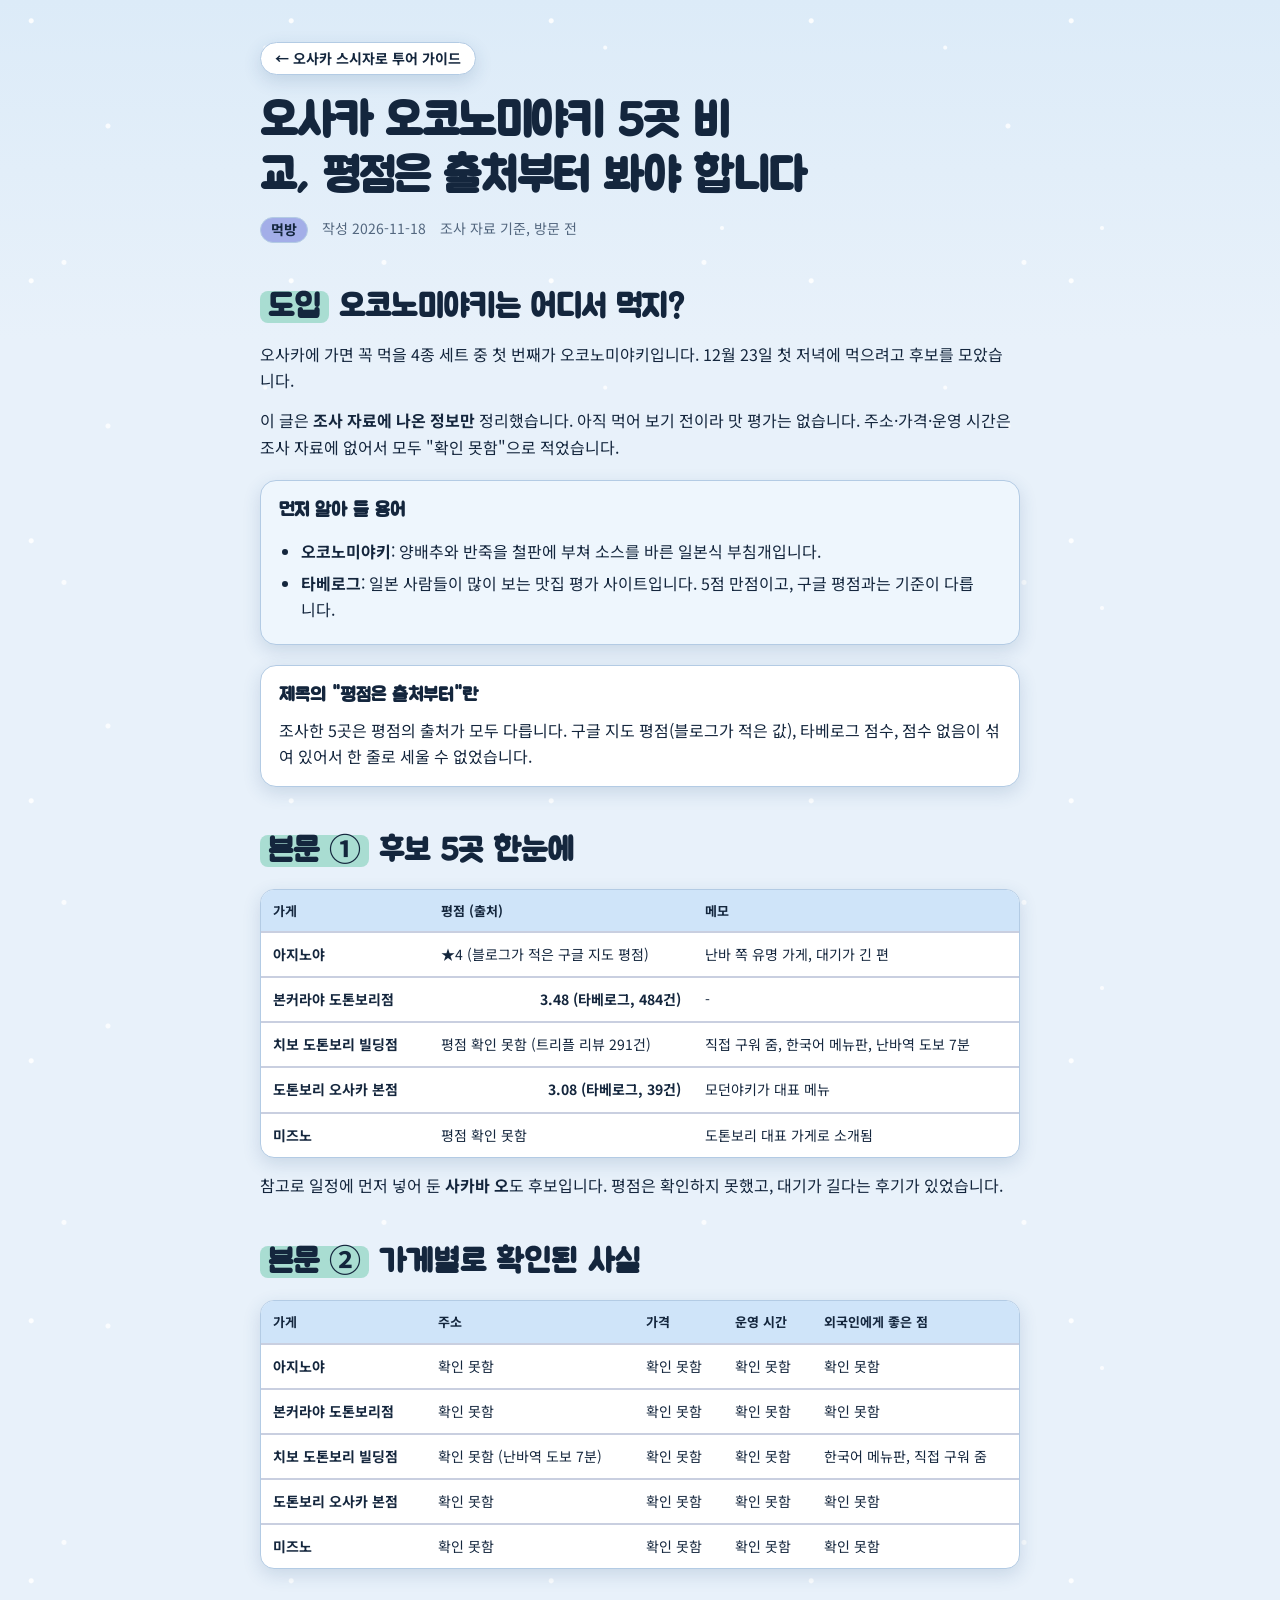
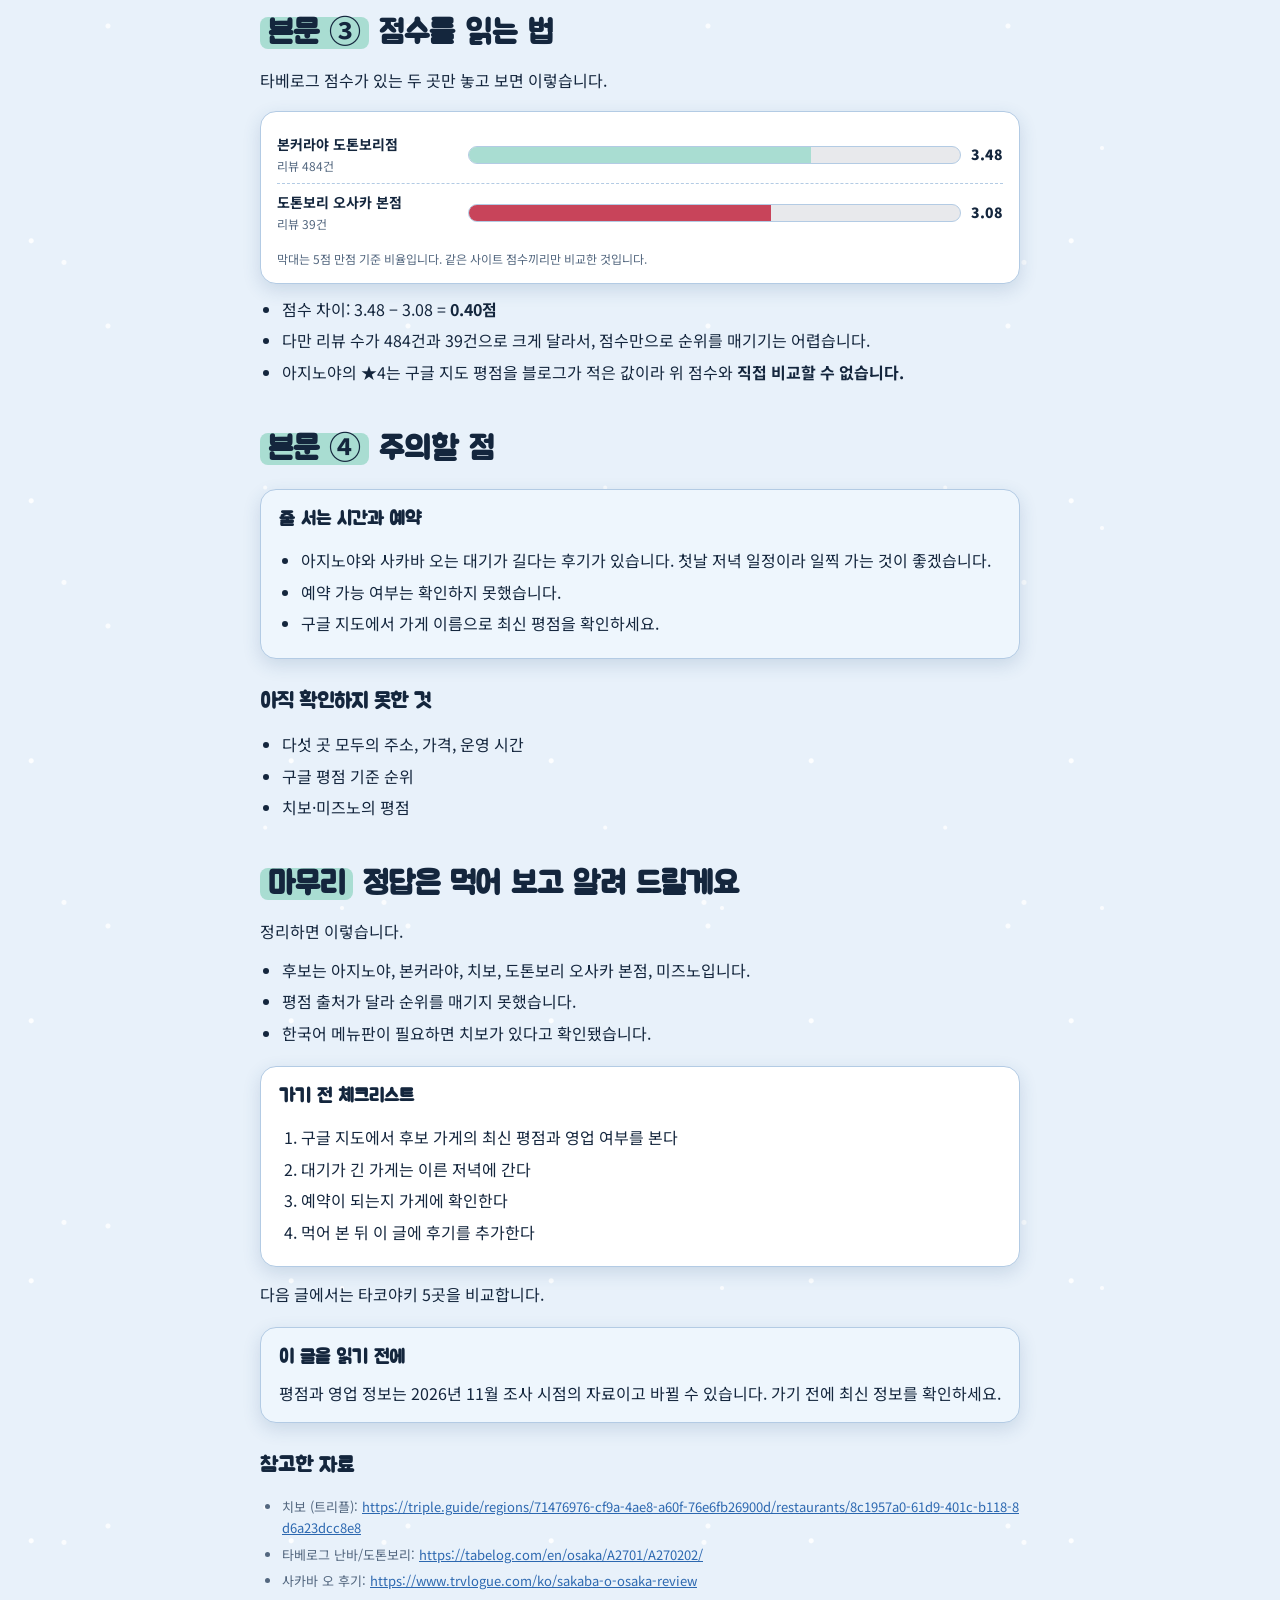
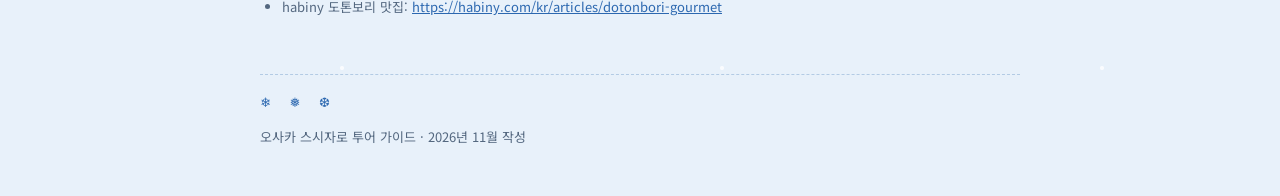
<file: posts/okonomiyaki-5.html>
<!doctype html>
<html lang="ko">
<head>
  <meta charset="utf-8">
  <meta name="viewport" content="width=device-width, initial-scale=1">
  <title>오사카 오코노미야키 5곳 비교, 평점은 출처부터 봐야 합니다</title>
  <meta name="description" content="아지노야, 본커라야, 치보, 도톤보리 오사카 본점, 미즈노. 오코노미야키 후보 5곳을 조사 자료로 정리하고, 평점 출처가 다른 이유를 설명합니다.">
  <meta name="author" content="helena8383">
  <meta name="keywords" content="오사카 오코노미야키, 오코노미야키 맛집, 도톤보리 맛집, 아지노야">
  <meta name="robots" content="index, follow, max-image-preview:large">
  <meta name="theme-color" content="#e8f1fa" media="(prefers-color-scheme: light)">
  <meta name="theme-color" content="#0c1829" media="(prefers-color-scheme: dark)">
  <link rel="canonical" href="https://helena8383.github.io/susijaro/posts/okonomiyaki-5.html">
  <meta property="og:type" content="article">
  <meta property="og:site_name" content="오사카 스시자로 투어 가이드">
  <meta property="og:locale" content="ko_KR">
  <meta property="og:title" content="오사카 오코노미야키 5곳 비교, 평점은 출처부터 봐야 합니다">
  <meta property="og:description" content="아지노야, 본커라야, 치보, 도톤보리 오사카 본점, 미즈노. 오코노미야키 후보 5곳을 조사 자료로 정리하고, 평점 출처가 다른 이유를 설명합니다.">
  <meta property="og:url" content="https://helena8383.github.io/susijaro/posts/okonomiyaki-5.html">
  <meta property="og:image" content="https://helena8383.github.io/susijaro/og-image.jpg">
  <meta property="og:image:width" content="1200">
  <meta property="og:image:height" content="630">
  <meta property="og:image:alt" content="오사카 도톤보리 네온 간판 위에 쓴 '오사카 스시자로 투어 가이드' 제목">
  <meta name="twitter:card" content="summary_large_image">
  <meta name="twitter:title" content="오사카 오코노미야키 5곳 비교, 평점은 출처부터 봐야 합니다">
  <meta name="twitter:description" content="아지노야, 본커라야, 치보, 도톤보리 오사카 본점, 미즈노. 오코노미야키 후보 5곳을 조사 자료로 정리하고, 평점 출처가 다른 이유를 설명합니다.">
  <meta name="twitter:image" content="https://helena8383.github.io/susijaro/og-image.jpg">
  <meta name="twitter:image:alt" content="오사카 도톤보리 네온 간판 위에 쓴 '오사카 스시자로 투어 가이드' 제목">
  <meta property="article:author" content="helena8383">
  <meta property="article:published_time" content="2026-11-18">
  <meta property="article:modified_time" content="2026-11-18">
  <link rel="icon" href="../favicon.svg" type="image/svg+xml">
  <script type="application/ld+json">
{
  "@context": "https://schema.org",
  "@type": "BlogPosting",
  "headline": "오사카 오코노미야키 5곳 비교, 평점은 출처부터 봐야 합니다",
  "description": "아지노야, 본커라야, 치보, 도톤보리 오사카 본점, 미즈노. 오코노미야키 후보 5곳을 조사 자료로 정리하고, 평점 출처가 다른 이유를 설명합니다.",
  "image": "https://helena8383.github.io/susijaro/og-image.jpg",
  "datePublished": "2026-11-18",
  "dateModified": "2026-11-18",
  "inLanguage": "ko-KR",
  "author": {
    "@type": "Person",
    "name": "helena8383"
  },
  "publisher": {
    "@type": "Organization",
    "name": "오사카 스시자로 투어 가이드"
  },
  "mainEntityOfPage": {
    "@type": "WebPage",
    "@id": "https://helena8383.github.io/susijaro/posts/okonomiyaki-5.html"
  }
}
  </script>
  <link rel="preconnect" href="https://fonts.googleapis.com">
  <link rel="preconnect" href="https://fonts.gstatic.com" crossorigin>
  <link rel="stylesheet" href="https://fonts.googleapis.com/css2?family=Jua&family=Noto+Sans+KR:wght@400;500;700;900&display=swap">
  <link rel="stylesheet" href="../style.css">
</head>
<body>
<div class="wrap">
<article class="post">

  <p class="crumb"><a href="../index.html#topics">← 오사카 스시자로 투어 가이드</a></p>
  <h1>오사카 오코노미야키 5곳 비교, 평점은 출처부터 봐야 합니다</h1>
  <p class="meta"><b>먹방</b><span>작성 2026-11-18</span><span>조사 자료 기준, 방문 전</span></p>

  <!-- 도입 -->
  <h2><mark>도입</mark> 오코노미야키는 어디서 먹지?</h2>
  <p>오사카에 가면 꼭 먹을 4종 세트 중 첫 번째가 오코노미야키입니다. 12월 23일 첫 저녁에 먹으려고 후보를 모았습니다.</p>
  <p>이 글은 <b>조사 자료에 나온 정보만</b> 정리했습니다. 아직 먹어 보기 전이라 맛 평가는 없습니다. 주소·가격·운영 시간은 조사 자료에 없어서 모두 "확인 못함"으로 적었습니다.</p>

  <div class="box warn">
    <strong class="t">먼저 알아 둘 용어</strong>
    <ul>
      <li><b>오코노미야키</b>: 양배추와 반죽을 철판에 부쳐 소스를 바른 일본식 부침개입니다.</li>
      <li><b>타베로그</b>: 일본 사람들이 많이 보는 맛집 평가 사이트입니다. 5점 만점이고, 구글 평점과는 기준이 다릅니다.</li>
    </ul>
  </div>

  <div class="box">
    <strong class="t">제목의 "평점은 출처부터"란</strong>
    <p>조사한 5곳은 평점의 출처가 모두 다릅니다. 구글 지도 평점(블로그가 적은 값), 타베로그 점수, 점수 없음이 섞여 있어서 한 줄로 세울 수 없었습니다.</p>
  </div>

  <!-- 본문 ① -->
  <h2><mark>본문 ①</mark> 후보 5곳 한눈에</h2>
  <div class="tablewrap">
    <table>
      <thead><tr><th>가게</th><th>평점 (출처)</th><th>메모</th></tr></thead>
      <tbody>
        <tr><td><b>아지노야</b></td><td>★4 (블로그가 적은 구글 지도 평점)</td><td>난바 쪽 유명 가게, 대기가 긴 편</td></tr>
        <tr><td><b>본커라야 도톤보리점</b></td><td class="num">3.48 (타베로그, 484건)</td><td>-</td></tr>
        <tr><td><b>치보 도톤보리 빌딩점</b></td><td>평점 확인 못함 (트리플 리뷰 291건)</td><td>직접 구워 줌, 한국어 메뉴판, 난바역 도보 7분</td></tr>
        <tr><td><b>도톤보리 오사카 본점</b></td><td class="num">3.08 (타베로그, 39건)</td><td>모던야키가 대표 메뉴</td></tr>
        <tr><td><b>미즈노</b></td><td>평점 확인 못함</td><td>도톤보리 대표 가게로 소개됨</td></tr>
      </tbody>
    </table>
  </div>
  <p>참고로 일정에 먼저 넣어 둔 <b>사카바 오</b>도 후보입니다. 평점은 확인하지 못했고, 대기가 길다는 후기가 있었습니다.</p>

  <!-- 본문 ② -->
  <h2><mark>본문 ②</mark> 가게별로 확인된 사실</h2>
  <div class="tablewrap">
    <table>
      <thead><tr><th>가게</th><th>주소</th><th>가격</th><th>운영 시간</th><th>외국인에게 좋은 점</th></tr></thead>
      <tbody>
        <tr><td><b>아지노야</b></td><td>확인 못함</td><td>확인 못함</td><td>확인 못함</td><td>확인 못함</td></tr>
        <tr><td><b>본커라야 도톤보리점</b></td><td>확인 못함</td><td>확인 못함</td><td>확인 못함</td><td>확인 못함</td></tr>
        <tr><td><b>치보 도톤보리 빌딩점</b></td><td>확인 못함 (난바역 도보 7분)</td><td>확인 못함</td><td>확인 못함</td><td>한국어 메뉴판, 직접 구워 줌</td></tr>
        <tr><td><b>도톤보리 오사카 본점</b></td><td>확인 못함</td><td>확인 못함</td><td>확인 못함</td><td>확인 못함</td></tr>
        <tr><td><b>미즈노</b></td><td>확인 못함</td><td>확인 못함</td><td>확인 못함</td><td>확인 못함</td></tr>
      </tbody>
    </table>
  </div>

  <!-- 본문 ③ -->
  <h2><mark>본문 ③</mark> 점수를 읽는 법</h2>
  <p>타베로그 점수가 있는 두 곳만 놓고 보면 이렇습니다.</p>
  <div class="map" role="img" aria-label="타베로그 점수 막대 그래프">
    <div class="row"><span class="nm">본커라야 도톤보리점<small>리뷰 484건</small></span><span class="tr"><span class="fl lo" style="width:69.6%"></span></span><span class="pr">3.48</span></div>
    <div class="row"><span class="nm">도톤보리 오사카 본점<small>리뷰 39건</small></span><span class="tr"><span class="fl" style="width:61.6%"></span></span><span class="pr">3.08</span></div>
    <p class="axis">막대는 5점 만점 기준 비율입니다. 같은 사이트 점수끼리만 비교한 것입니다.</p>
  </div>
  <ul>
    <li>점수 차이: 3.48 − 3.08 = <b>0.40점</b></li>
    <li>다만 리뷰 수가 484건과 39건으로 크게 달라서, 점수만으로 순위를 매기기는 어렵습니다.</li>
    <li>아지노야의 ★4는 구글 지도 평점을 블로그가 적은 값이라 위 점수와 <b>직접 비교할 수 없습니다.</b></li>
  </ul>

  <!-- 본문 ④ -->
  <h2><mark>본문 ④</mark> 주의할 점</h2>
  <div class="box warn">
    <strong class="t">줄 서는 시간과 예약</strong>
    <ul>
      <li>아지노야와 사카바 오는 대기가 길다는 후기가 있습니다. 첫날 저녁 일정이라 일찍 가는 것이 좋겠습니다.</li>
      <li>예약 가능 여부는 확인하지 못했습니다.</li>
      <li>구글 지도에서 가게 이름으로 최신 평점을 확인하세요.</li>
    </ul>
  </div>

  <h3>아직 확인하지 못한 것</h3>
  <ul>
    <li>다섯 곳 모두의 주소, 가격, 운영 시간</li>
    <li>구글 평점 기준 순위</li>
    <li>치보·미즈노의 평점</li>
  </ul>

  <!-- 마무리 -->
  <h2><mark>마무리</mark> 정답은 먹어 보고 알려 드릴게요</h2>
  <p>정리하면 이렇습니다.</p>
  <ul>
    <li>후보는 아지노야, 본커라야, 치보, 도톤보리 오사카 본점, 미즈노입니다.</li>
    <li>평점 출처가 달라 순위를 매기지 못했습니다.</li>
    <li>한국어 메뉴판이 필요하면 치보가 있다고 확인됐습니다.</li>
  </ul>

  <div class="box">
    <strong class="t">가기 전 체크리스트</strong>
    <ol>
      <li>구글 지도에서 후보 가게의 최신 평점과 영업 여부를 본다</li>
      <li>대기가 긴 가게는 이른 저녁에 간다</li>
      <li>예약이 되는지 가게에 확인한다</li>
      <li>먹어 본 뒤 이 글에 후기를 추가한다</li>
    </ol>
  </div>

  <p>다음 글에서는 타코야키 5곳을 비교합니다.</p>

  <div class="box warn">
    <strong class="t">이 글을 읽기 전에</strong>
    <p>평점과 영업 정보는 2026년 11월 조사 시점의 자료이고 바뀔 수 있습니다. 가기 전에 최신 정보를 확인하세요.</p>
  </div>

  <h3>참고한 자료</h3>
  <ul class="src-list">
    <li>치보 (트리플): <a href="https://triple.guide/regions/71476976-cf9a-4ae8-a60f-76e6fb26900d/restaurants/8c1957a0-61d9-401c-b118-8d6a23dcc8e8" target="_blank" rel="noopener">https://triple.guide/regions/71476976-cf9a-4ae8-a60f-76e6fb26900d/restaurants/8c1957a0-61d9-401c-b118-8d6a23dcc8e8</a></li>
    <li>타베로그 난바/도톤보리: <a href="https://tabelog.com/en/osaka/A2701/A270202/" target="_blank" rel="noopener">https://tabelog.com/en/osaka/A2701/A270202/</a></li>
    <li>사카바 오 후기: <a href="https://www.trvlogue.com/ko/sakaba-o-osaka-review" target="_blank" rel="noopener">https://www.trvlogue.com/ko/sakaba-o-osaka-review</a></li>
    <li>habiny 도톤보리 맛집: <a href="https://habiny.com/kr/articles/dotonbori-gourmet" target="_blank" rel="noopener">https://habiny.com/kr/articles/dotonbori-gourmet</a></li>
  </ul>

  <footer>
    <p>오사카 스시자로 투어 가이드 · 2026년 11월 작성</p>
  </footer>

</article>
</div>
</body>
</html>
</file>
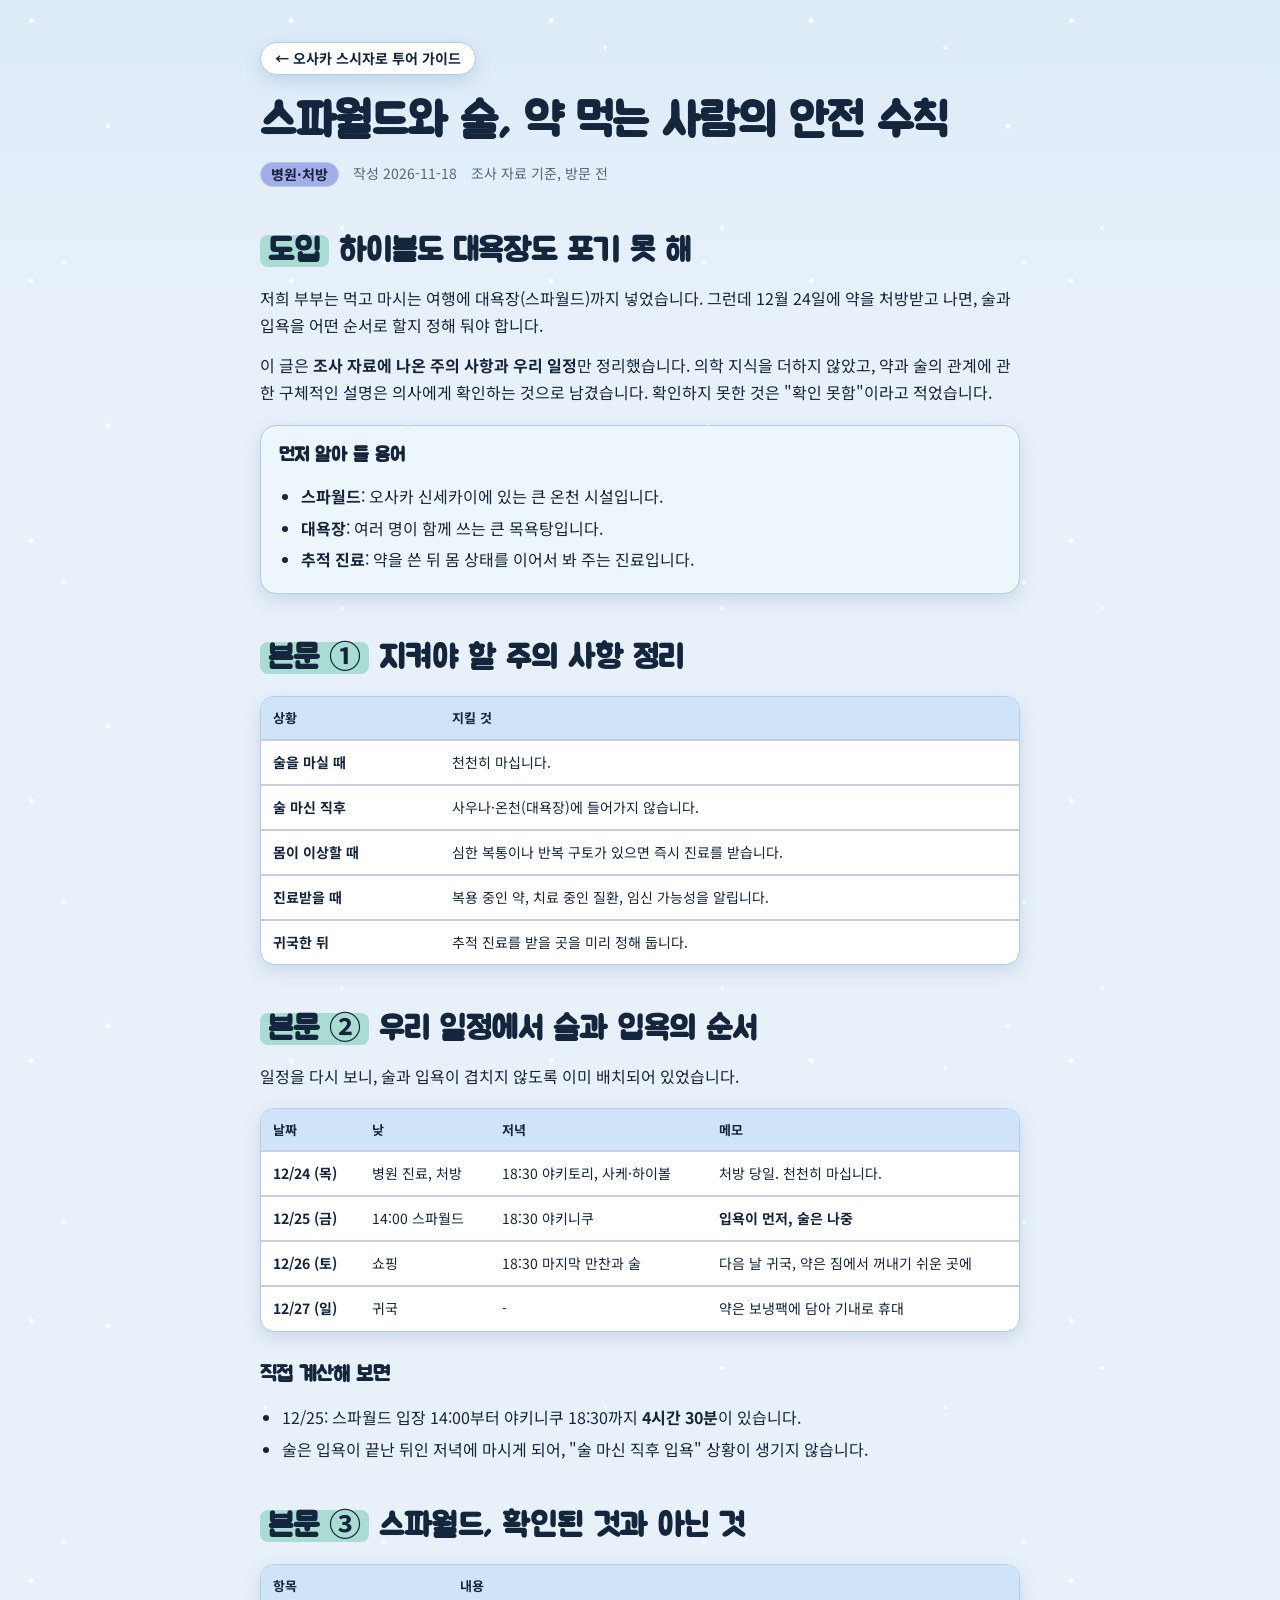
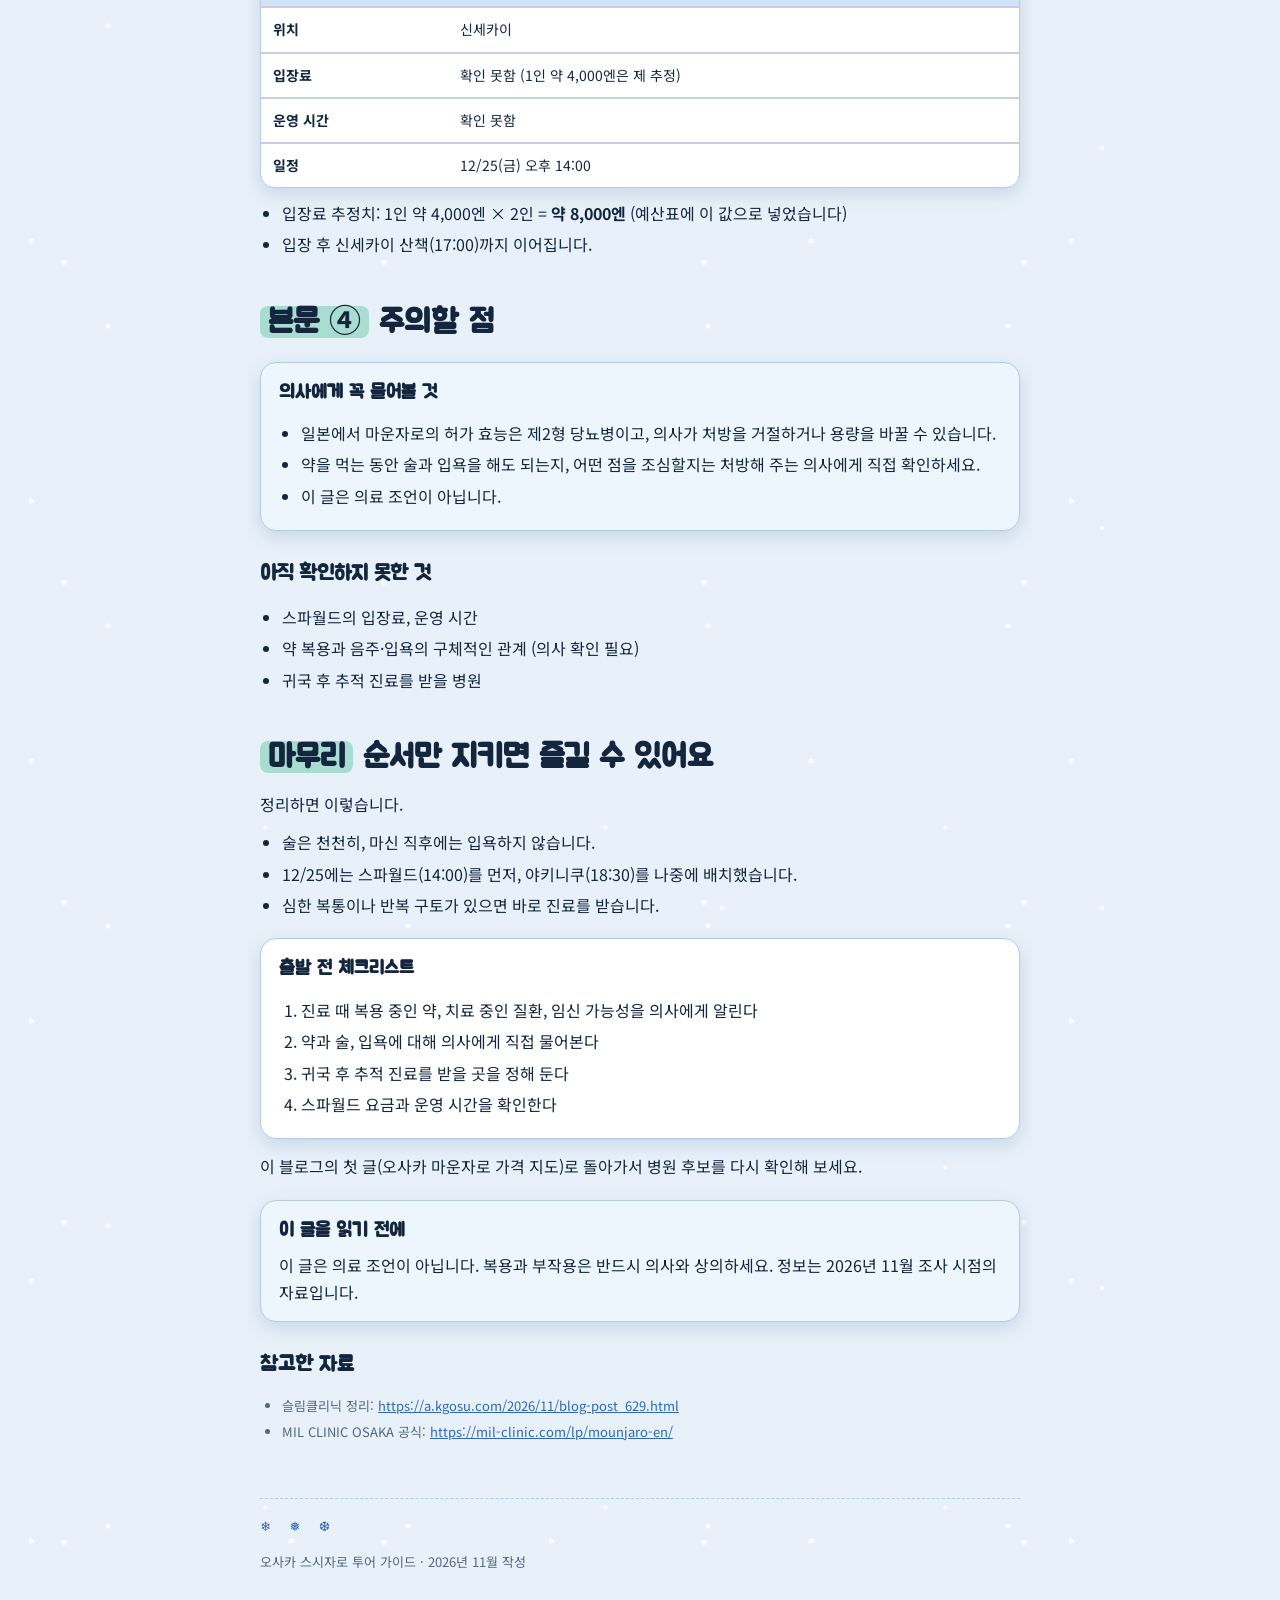
<file: posts/spaworld-and-drinks.html>
<!doctype html>
<html lang="ko">
<head>
  <meta charset="utf-8">
  <meta name="viewport" content="width=device-width, initial-scale=1">
  <title>스파월드와 술, 약 먹는 사람의 안전 수칙</title>
  <meta name="description" content="하이볼도 대욕장도 포기하고 싶지 않은 부부가, 약 복용 중 지킬 순서와 일정 배치를 조사 자료로 정리했습니다.">
  <meta name="author" content="helena8383">
  <meta name="keywords" content="스파월드, 오사카 하이볼, 약 복용 음주, 마운자로 술">
  <meta name="robots" content="index, follow, max-image-preview:large">
  <meta name="theme-color" content="#e8f1fa" media="(prefers-color-scheme: light)">
  <meta name="theme-color" content="#0c1829" media="(prefers-color-scheme: dark)">
  <link rel="canonical" href="https://helena8383.github.io/susijaro/posts/spaworld-and-drinks.html">
  <meta property="og:type" content="article">
  <meta property="og:site_name" content="오사카 스시자로 투어 가이드">
  <meta property="og:locale" content="ko_KR">
  <meta property="og:title" content="스파월드와 술, 약 먹는 사람의 안전 수칙">
  <meta property="og:description" content="하이볼도 대욕장도 포기하고 싶지 않은 부부가, 약 복용 중 지킬 순서와 일정 배치를 조사 자료로 정리했습니다.">
  <meta property="og:url" content="https://helena8383.github.io/susijaro/posts/spaworld-and-drinks.html">
  <meta property="og:image" content="https://helena8383.github.io/susijaro/og-image.jpg">
  <meta property="og:image:width" content="1200">
  <meta property="og:image:height" content="630">
  <meta property="og:image:alt" content="오사카 도톤보리 네온 간판 위에 쓴 '오사카 스시자로 투어 가이드' 제목">
  <meta name="twitter:card" content="summary_large_image">
  <meta name="twitter:title" content="스파월드와 술, 약 먹는 사람의 안전 수칙">
  <meta name="twitter:description" content="하이볼도 대욕장도 포기하고 싶지 않은 부부가, 약 복용 중 지킬 순서와 일정 배치를 조사 자료로 정리했습니다.">
  <meta name="twitter:image" content="https://helena8383.github.io/susijaro/og-image.jpg">
  <meta name="twitter:image:alt" content="오사카 도톤보리 네온 간판 위에 쓴 '오사카 스시자로 투어 가이드' 제목">
  <meta property="article:author" content="helena8383">
  <meta property="article:published_time" content="2026-11-18">
  <meta property="article:modified_time" content="2026-11-18">
  <link rel="icon" href="../favicon.svg" type="image/svg+xml">
  <script type="application/ld+json">
{
  "@context": "https://schema.org",
  "@type": "BlogPosting",
  "headline": "스파월드와 술, 약 먹는 사람의 안전 수칙",
  "description": "하이볼도 대욕장도 포기하고 싶지 않은 부부가, 약 복용 중 지킬 순서와 일정 배치를 조사 자료로 정리했습니다.",
  "image": "https://helena8383.github.io/susijaro/og-image.jpg",
  "datePublished": "2026-11-18",
  "dateModified": "2026-11-18",
  "inLanguage": "ko-KR",
  "author": {
    "@type": "Person",
    "name": "helena8383"
  },
  "publisher": {
    "@type": "Organization",
    "name": "오사카 스시자로 투어 가이드"
  },
  "mainEntityOfPage": {
    "@type": "WebPage",
    "@id": "https://helena8383.github.io/susijaro/posts/spaworld-and-drinks.html"
  }
}
  </script>
  <link rel="preconnect" href="https://fonts.googleapis.com">
  <link rel="preconnect" href="https://fonts.gstatic.com" crossorigin>
  <link rel="stylesheet" href="https://fonts.googleapis.com/css2?family=Jua&family=Noto+Sans+KR:wght@400;500;700;900&display=swap">
  <link rel="stylesheet" href="../style.css">
</head>
<body>
<div class="wrap">
<article class="post">

  <p class="crumb"><a href="../index.html#topics">← 오사카 스시자로 투어 가이드</a></p>
  <h1>스파월드와 술, 약 먹는 사람의 안전 수칙</h1>
  <p class="meta"><b>병원·처방</b><span>작성 2026-11-18</span><span>조사 자료 기준, 방문 전</span></p>

  <!-- 도입 -->
  <h2><mark>도입</mark> 하이볼도 대욕장도 포기 못 해</h2>
  <p>저희 부부는 먹고 마시는 여행에 대욕장(스파월드)까지 넣었습니다. 그런데 12월 24일에 약을 처방받고 나면, 술과 입욕을 어떤 순서로 할지 정해 둬야 합니다.</p>
  <p>이 글은 <b>조사 자료에 나온 주의 사항과 우리 일정</b>만 정리했습니다. 의학 지식을 더하지 않았고, 약과 술의 관계에 관한 구체적인 설명은 의사에게 확인하는 것으로 남겼습니다. 확인하지 못한 것은 "확인 못함"이라고 적었습니다.</p>

  <div class="box warn">
    <strong class="t">먼저 알아 둘 용어</strong>
    <ul>
      <li><b>스파월드</b>: 오사카 신세카이에 있는 큰 온천 시설입니다.</li>
      <li><b>대욕장</b>: 여러 명이 함께 쓰는 큰 목욕탕입니다.</li>
      <li><b>추적 진료</b>: 약을 쓴 뒤 몸 상태를 이어서 봐 주는 진료입니다.</li>
    </ul>
  </div>

  <!-- 본문 ① -->
  <h2><mark>본문 ①</mark> 지켜야 할 주의 사항 정리</h2>
  <div class="tablewrap">
    <table>
      <thead><tr><th>상황</th><th>지킬 것</th></tr></thead>
      <tbody>
        <tr><td><b>술을 마실 때</b></td><td>천천히 마십니다.</td></tr>
        <tr><td><b>술 마신 직후</b></td><td>사우나·온천(대욕장)에 들어가지 않습니다.</td></tr>
        <tr><td><b>몸이 이상할 때</b></td><td>심한 복통이나 반복 구토가 있으면 즉시 진료를 받습니다.</td></tr>
        <tr><td><b>진료받을 때</b></td><td>복용 중인 약, 치료 중인 질환, 임신 가능성을 알립니다.</td></tr>
        <tr><td><b>귀국한 뒤</b></td><td>추적 진료를 받을 곳을 미리 정해 둡니다.</td></tr>
      </tbody>
    </table>
  </div>

  <!-- 본문 ② -->
  <h2><mark>본문 ②</mark> 우리 일정에서 술과 입욕의 순서</h2>
  <p>일정을 다시 보니, 술과 입욕이 겹치지 않도록 이미 배치되어 있었습니다.</p>

  <div class="tablewrap">
    <table>
      <thead><tr><th>날짜</th><th>낮</th><th>저녁</th><th>메모</th></tr></thead>
      <tbody>
        <tr><td><b>12/24 (목)</b></td><td>병원 진료, 처방</td><td>18:30 야키토리, 사케·하이볼</td><td>처방 당일. 천천히 마십니다.</td></tr>
        <tr><td><b>12/25 (금)</b></td><td>14:00 스파월드</td><td>18:30 야키니쿠</td><td><b>입욕이 먼저, 술은 나중</b></td></tr>
        <tr><td><b>12/26 (토)</b></td><td>쇼핑</td><td>18:30 마지막 만찬과 술</td><td>다음 날 귀국, 약은 짐에서 꺼내기 쉬운 곳에</td></tr>
        <tr><td><b>12/27 (일)</b></td><td>귀국</td><td>-</td><td>약은 보냉팩에 담아 기내로 휴대</td></tr>
      </tbody>
    </table>
  </div>

  <h3>직접 계산해 보면</h3>
  <ul>
    <li>12/25: 스파월드 입장 14:00부터 야키니쿠 18:30까지 <b>4시간 30분</b>이 있습니다.</li>
    <li>술은 입욕이 끝난 뒤인 저녁에 마시게 되어, "술 마신 직후 입욕" 상황이 생기지 않습니다.</li>
  </ul>

  <!-- 본문 ③ -->
  <h2><mark>본문 ③</mark> 스파월드, 확인된 것과 아닌 것</h2>
  <div class="tablewrap">
    <table>
      <thead><tr><th>항목</th><th>내용</th></tr></thead>
      <tbody>
        <tr><td><b>위치</b></td><td>신세카이</td></tr>
        <tr><td><b>입장료</b></td><td>확인 못함 (1인 약 4,000엔은 제 추정)</td></tr>
        <tr><td><b>운영 시간</b></td><td>확인 못함</td></tr>
        <tr><td><b>일정</b></td><td>12/25(금) 오후 14:00</td></tr>
      </tbody>
    </table>
  </div>
  <ul>
    <li>입장료 추정치: 1인 약 4,000엔 × 2인 = <b>약 8,000엔</b> (예산표에 이 값으로 넣었습니다)</li>
    <li>입장 후 신세카이 산책(17:00)까지 이어집니다.</li>
  </ul>

  <!-- 본문 ④ -->
  <h2><mark>본문 ④</mark> 주의할 점</h2>
  <div class="box warn">
    <strong class="t">의사에게 꼭 물어볼 것</strong>
    <ul>
      <li>일본에서 마운자로의 허가 효능은 제2형 당뇨병이고, 의사가 처방을 거절하거나 용량을 바꿀 수 있습니다.</li>
      <li>약을 먹는 동안 술과 입욕을 해도 되는지, 어떤 점을 조심할지는 처방해 주는 의사에게 직접 확인하세요.</li>
      <li>이 글은 의료 조언이 아닙니다.</li>
    </ul>
  </div>

  <h3>아직 확인하지 못한 것</h3>
  <ul>
    <li>스파월드의 입장료, 운영 시간</li>
    <li>약 복용과 음주·입욕의 구체적인 관계 (의사 확인 필요)</li>
    <li>귀국 후 추적 진료를 받을 병원</li>
  </ul>

  <!-- 마무리 -->
  <h2><mark>마무리</mark> 순서만 지키면 즐길 수 있어요</h2>
  <p>정리하면 이렇습니다.</p>
  <ul>
    <li>술은 천천히, 마신 직후에는 입욕하지 않습니다.</li>
    <li>12/25에는 스파월드(14:00)를 먼저, 야키니쿠(18:30)를 나중에 배치했습니다.</li>
    <li>심한 복통이나 반복 구토가 있으면 바로 진료를 받습니다.</li>
  </ul>

  <div class="box">
    <strong class="t">출발 전 체크리스트</strong>
    <ol>
      <li>진료 때 복용 중인 약, 치료 중인 질환, 임신 가능성을 의사에게 알린다</li>
      <li>약과 술, 입욕에 대해 의사에게 직접 물어본다</li>
      <li>귀국 후 추적 진료를 받을 곳을 정해 둔다</li>
      <li>스파월드 요금과 운영 시간을 확인한다</li>
    </ol>
  </div>

  <p>이 블로그의 첫 글(오사카 마운자로 가격 지도)로 돌아가서 병원 후보를 다시 확인해 보세요.</p>

  <div class="box warn">
    <strong class="t">이 글을 읽기 전에</strong>
    <p>이 글은 의료 조언이 아닙니다. 복용과 부작용은 반드시 의사와 상의하세요. 정보는 2026년 11월 조사 시점의 자료입니다.</p>
  </div>

  <h3>참고한 자료</h3>
  <ul class="src-list">
    <li>슬림클리닉 정리: <a href="https://a.kgosu.com/2026/11/blog-post_629.html" target="_blank" rel="noopener">https://a.kgosu.com/2026/11/blog-post_629.html</a></li>
    <li>MIL CLINIC OSAKA 공식: <a href="https://mil-clinic.com/lp/mounjaro-en/" target="_blank" rel="noopener">https://mil-clinic.com/lp/mounjaro-en/</a></li>
  </ul>

  <footer>
    <p>오사카 스시자로 투어 가이드 · 2026년 11월 작성</p>
  </footer>

</article>
</div>
</body>
</html>
</file>
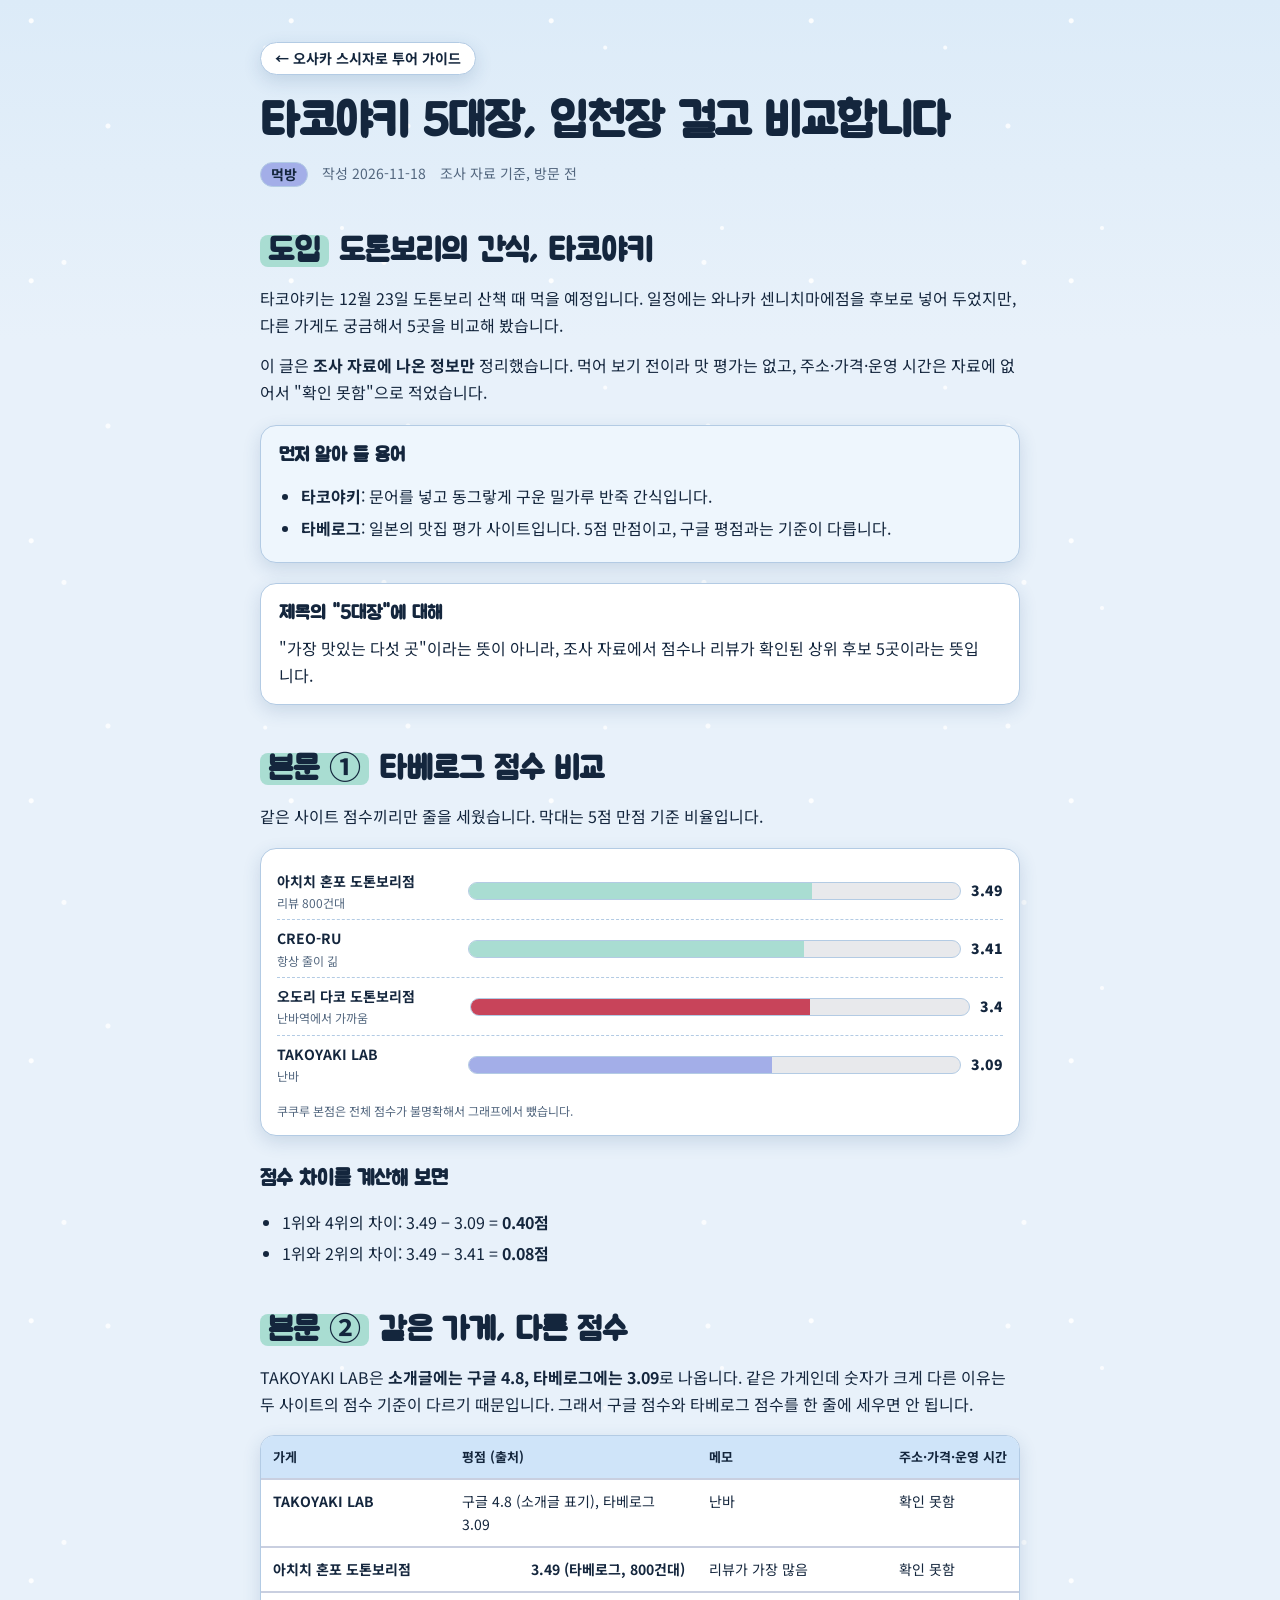
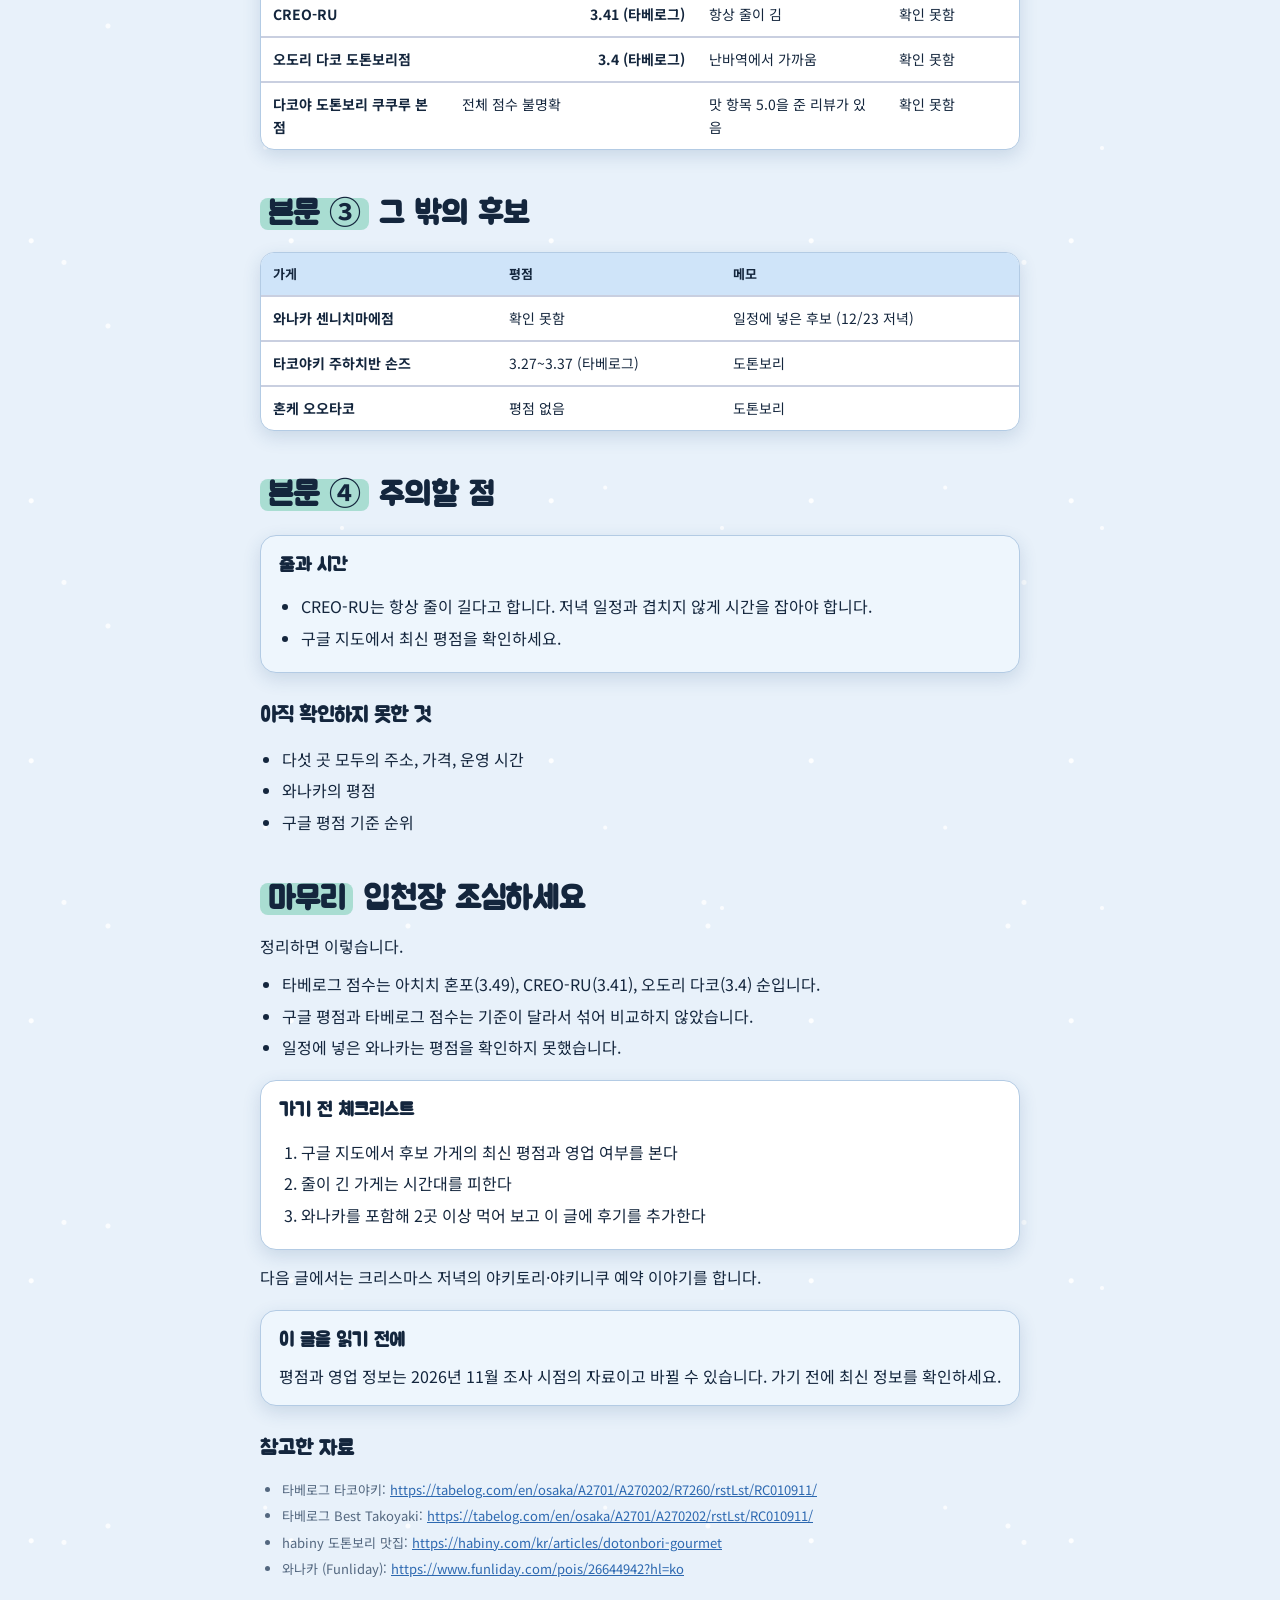
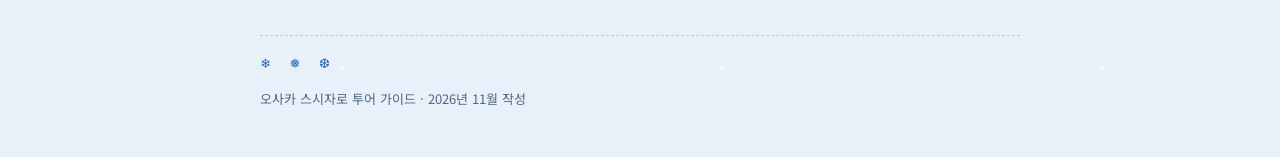
<file: posts/takoyaki-5.html>
<!doctype html>
<html lang="ko">
<head>
  <meta charset="utf-8">
  <meta name="viewport" content="width=device-width, initial-scale=1">
  <title>타코야키 5대장, 입천장 걸고 비교합니다</title>
  <meta name="description" content="TAKOYAKI LAB, 아치치 혼포, CREO-RU, 오도리 다코, 쿠쿠루. 타코야키 후보 5곳을 조사 자료로 정리하고 평점 출처가 다른 이유를 봅니다.">
  <meta name="author" content="helena8383">
  <meta name="keywords" content="오사카 타코야키, 도톤보리 타코야키, 타코야키 맛집, 아치치 혼포">
  <meta name="robots" content="index, follow, max-image-preview:large">
  <meta name="theme-color" content="#e8f1fa" media="(prefers-color-scheme: light)">
  <meta name="theme-color" content="#0c1829" media="(prefers-color-scheme: dark)">
  <link rel="canonical" href="https://helena8383.github.io/susijaro/posts/takoyaki-5.html">
  <meta property="og:type" content="article">
  <meta property="og:site_name" content="오사카 스시자로 투어 가이드">
  <meta property="og:locale" content="ko_KR">
  <meta property="og:title" content="타코야키 5대장, 입천장 걸고 비교합니다">
  <meta property="og:description" content="TAKOYAKI LAB, 아치치 혼포, CREO-RU, 오도리 다코, 쿠쿠루. 타코야키 후보 5곳을 조사 자료로 정리하고 평점 출처가 다른 이유를 봅니다.">
  <meta property="og:url" content="https://helena8383.github.io/susijaro/posts/takoyaki-5.html">
  <meta property="og:image" content="https://helena8383.github.io/susijaro/og-image.jpg">
  <meta property="og:image:width" content="1200">
  <meta property="og:image:height" content="630">
  <meta property="og:image:alt" content="오사카 도톤보리 네온 간판 위에 쓴 '오사카 스시자로 투어 가이드' 제목">
  <meta name="twitter:card" content="summary_large_image">
  <meta name="twitter:title" content="타코야키 5대장, 입천장 걸고 비교합니다">
  <meta name="twitter:description" content="TAKOYAKI LAB, 아치치 혼포, CREO-RU, 오도리 다코, 쿠쿠루. 타코야키 후보 5곳을 조사 자료로 정리하고 평점 출처가 다른 이유를 봅니다.">
  <meta name="twitter:image" content="https://helena8383.github.io/susijaro/og-image.jpg">
  <meta name="twitter:image:alt" content="오사카 도톤보리 네온 간판 위에 쓴 '오사카 스시자로 투어 가이드' 제목">
  <meta property="article:author" content="helena8383">
  <meta property="article:published_time" content="2026-11-18">
  <meta property="article:modified_time" content="2026-11-18">
  <link rel="icon" href="../favicon.svg" type="image/svg+xml">
  <script type="application/ld+json">
{
  "@context": "https://schema.org",
  "@type": "BlogPosting",
  "headline": "타코야키 5대장, 입천장 걸고 비교합니다",
  "description": "TAKOYAKI LAB, 아치치 혼포, CREO-RU, 오도리 다코, 쿠쿠루. 타코야키 후보 5곳을 조사 자료로 정리하고 평점 출처가 다른 이유를 봅니다.",
  "image": "https://helena8383.github.io/susijaro/og-image.jpg",
  "datePublished": "2026-11-18",
  "dateModified": "2026-11-18",
  "inLanguage": "ko-KR",
  "author": {
    "@type": "Person",
    "name": "helena8383"
  },
  "publisher": {
    "@type": "Organization",
    "name": "오사카 스시자로 투어 가이드"
  },
  "mainEntityOfPage": {
    "@type": "WebPage",
    "@id": "https://helena8383.github.io/susijaro/posts/takoyaki-5.html"
  }
}
  </script>
  <link rel="preconnect" href="https://fonts.googleapis.com">
  <link rel="preconnect" href="https://fonts.gstatic.com" crossorigin>
  <link rel="stylesheet" href="https://fonts.googleapis.com/css2?family=Jua&family=Noto+Sans+KR:wght@400;500;700;900&display=swap">
  <link rel="stylesheet" href="../style.css">
</head>
<body>
<div class="wrap">
<article class="post">

  <p class="crumb"><a href="../index.html#topics">← 오사카 스시자로 투어 가이드</a></p>
  <h1>타코야키 5대장, 입천장 걸고 비교합니다</h1>
  <p class="meta"><b>먹방</b><span>작성 2026-11-18</span><span>조사 자료 기준, 방문 전</span></p>

  <!-- 도입 -->
  <h2><mark>도입</mark> 도톤보리의 간식, 타코야키</h2>
  <p>타코야키는 12월 23일 도톤보리 산책 때 먹을 예정입니다. 일정에는 와나카 센니치마에점을 후보로 넣어 두었지만, 다른 가게도 궁금해서 5곳을 비교해 봤습니다.</p>
  <p>이 글은 <b>조사 자료에 나온 정보만</b> 정리했습니다. 먹어 보기 전이라 맛 평가는 없고, 주소·가격·운영 시간은 자료에 없어서 "확인 못함"으로 적었습니다.</p>

  <div class="box warn">
    <strong class="t">먼저 알아 둘 용어</strong>
    <ul>
      <li><b>타코야키</b>: 문어를 넣고 동그랗게 구운 밀가루 반죽 간식입니다.</li>
      <li><b>타베로그</b>: 일본의 맛집 평가 사이트입니다. 5점 만점이고, 구글 평점과는 기준이 다릅니다.</li>
    </ul>
  </div>

  <div class="box">
    <strong class="t">제목의 "5대장"에 대해</strong>
    <p>"가장 맛있는 다섯 곳"이라는 뜻이 아니라, 조사 자료에서 점수나 리뷰가 확인된 상위 후보 5곳이라는 뜻입니다.</p>
  </div>

  <!-- 본문 ① -->
  <h2><mark>본문 ①</mark> 타베로그 점수 비교</h2>
  <p>같은 사이트 점수끼리만 줄을 세웠습니다. 막대는 5점 만점 기준 비율입니다.</p>

  <div class="map" role="img" aria-label="타베로그 점수 막대 그래프">
    <div class="row"><span class="nm">아치치 혼포 도톤보리점<small>리뷰 800건대</small></span><span class="tr"><span class="fl lo" style="width:69.8%"></span></span><span class="pr">3.49</span></div>
    <div class="row"><span class="nm">CREO-RU<small>항상 줄이 긺</small></span><span class="tr"><span class="fl lo" style="width:68.2%"></span></span><span class="pr">3.41</span></div>
    <div class="row"><span class="nm">오도리 다코 도톤보리점<small>난바역에서 가까움</small></span><span class="tr"><span class="fl" style="width:68%"></span></span><span class="pr">3.4</span></div>
    <div class="row"><span class="nm">TAKOYAKI LAB<small>난바</small></span><span class="tr"><span class="fl hi" style="width:61.8%"></span></span><span class="pr">3.09</span></div>
    <p class="axis">쿠쿠루 본점은 전체 점수가 불명확해서 그래프에서 뺐습니다.</p>
  </div>

  <h3>점수 차이를 계산해 보면</h3>
  <ul>
    <li>1위와 4위의 차이: 3.49 − 3.09 = <b>0.40점</b></li>
    <li>1위와 2위의 차이: 3.49 − 3.41 = <b>0.08점</b></li>
  </ul>

  <!-- 본문 ② -->
  <h2><mark>본문 ②</mark> 같은 가게, 다른 점수</h2>
  <p>TAKOYAKI LAB은 <b>소개글에는 구글 4.8, 타베로그에는 3.09</b>로 나옵니다. 같은 가게인데 숫자가 크게 다른 이유는 두 사이트의 점수 기준이 다르기 때문입니다. 그래서 구글 점수와 타베로그 점수를 한 줄에 세우면 안 됩니다.</p>

  <div class="tablewrap">
    <table>
      <thead><tr><th>가게</th><th>평점 (출처)</th><th>메모</th><th>주소·가격·운영 시간</th></tr></thead>
      <tbody>
        <tr><td><b>TAKOYAKI LAB</b></td><td>구글 4.8 (소개글 표기), 타베로그 3.09</td><td>난바</td><td>확인 못함</td></tr>
        <tr><td><b>아치치 혼포 도톤보리점</b></td><td class="num">3.49 (타베로그, 800건대)</td><td>리뷰가 가장 많음</td><td>확인 못함</td></tr>
        <tr><td><b>CREO-RU</b></td><td class="num">3.41 (타베로그)</td><td>항상 줄이 김</td><td>확인 못함</td></tr>
        <tr><td><b>오도리 다코 도톤보리점</b></td><td class="num">3.4 (타베로그)</td><td>난바역에서 가까움</td><td>확인 못함</td></tr>
        <tr><td><b>다코야 도톤보리 쿠쿠루 본점</b></td><td>전체 점수 불명확</td><td>맛 항목 5.0을 준 리뷰가 있음</td><td>확인 못함</td></tr>
      </tbody>
    </table>
  </div>

  <!-- 본문 ③ -->
  <h2><mark>본문 ③</mark> 그 밖의 후보</h2>
  <div class="tablewrap">
    <table>
      <thead><tr><th>가게</th><th>평점</th><th>메모</th></tr></thead>
      <tbody>
        <tr><td><b>와나카 센니치마에점</b></td><td>확인 못함</td><td>일정에 넣은 후보 (12/23 저녁)</td></tr>
        <tr><td><b>타코야키 주하치반 손즈</b></td><td>3.27~3.37 (타베로그)</td><td>도톤보리</td></tr>
        <tr><td><b>혼케 오오타코</b></td><td>평점 없음</td><td>도톤보리</td></tr>
      </tbody>
    </table>
  </div>

  <!-- 본문 ④ -->
  <h2><mark>본문 ④</mark> 주의할 점</h2>
  <div class="box warn">
    <strong class="t">줄과 시간</strong>
    <ul>
      <li>CREO-RU는 항상 줄이 길다고 합니다. 저녁 일정과 겹치지 않게 시간을 잡아야 합니다.</li>
      <li>구글 지도에서 최신 평점을 확인하세요.</li>
    </ul>
  </div>

  <h3>아직 확인하지 못한 것</h3>
  <ul>
    <li>다섯 곳 모두의 주소, 가격, 운영 시간</li>
    <li>와나카의 평점</li>
    <li>구글 평점 기준 순위</li>
  </ul>

  <!-- 마무리 -->
  <h2><mark>마무리</mark> 입천장 조심하세요</h2>
  <p>정리하면 이렇습니다.</p>
  <ul>
    <li>타베로그 점수는 아치치 혼포(3.49), CREO-RU(3.41), 오도리 다코(3.4) 순입니다.</li>
    <li>구글 평점과 타베로그 점수는 기준이 달라서 섞어 비교하지 않았습니다.</li>
    <li>일정에 넣은 와나카는 평점을 확인하지 못했습니다.</li>
  </ul>

  <div class="box">
    <strong class="t">가기 전 체크리스트</strong>
    <ol>
      <li>구글 지도에서 후보 가게의 최신 평점과 영업 여부를 본다</li>
      <li>줄이 긴 가게는 시간대를 피한다</li>
      <li>와나카를 포함해 2곳 이상 먹어 보고 이 글에 후기를 추가한다</li>
    </ol>
  </div>

  <p>다음 글에서는 크리스마스 저녁의 야키토리·야키니쿠 예약 이야기를 합니다.</p>

  <div class="box warn">
    <strong class="t">이 글을 읽기 전에</strong>
    <p>평점과 영업 정보는 2026년 11월 조사 시점의 자료이고 바뀔 수 있습니다. 가기 전에 최신 정보를 확인하세요.</p>
  </div>

  <h3>참고한 자료</h3>
  <ul class="src-list">
    <li>타베로그 타코야키: <a href="https://tabelog.com/en/osaka/A2701/A270202/R7260/rstLst/RC010911/" target="_blank" rel="noopener">https://tabelog.com/en/osaka/A2701/A270202/R7260/rstLst/RC010911/</a></li>
    <li>타베로그 Best Takoyaki: <a href="https://tabelog.com/en/osaka/A2701/A270202/rstLst/RC010911/" target="_blank" rel="noopener">https://tabelog.com/en/osaka/A2701/A270202/rstLst/RC010911/</a></li>
    <li>habiny 도톤보리 맛집: <a href="https://habiny.com/kr/articles/dotonbori-gourmet" target="_blank" rel="noopener">https://habiny.com/kr/articles/dotonbori-gourmet</a></li>
    <li>와나카 (Funliday): <a href="https://www.funliday.com/pois/26644942?hl=ko" target="_blank" rel="noopener">https://www.funliday.com/pois/26644942?hl=ko</a></li>
  </ul>

  <footer>
    <p>오사카 스시자로 투어 가이드 · 2026년 11월 작성</p>
  </footer>

</article>
</div>
</body>
</html>
</file>
<file: style.css>
/* 오사카 스시자로 투어 가이드
   콘셉트: 겨울 아침의 서리 유리. 얇은 얼음빛 테두리, 부드러운 그림자, 눈송이 배경. */
:root {
  --bg: #e8f1fa;
  --paper: #ffffff;
  --ink: #14263d;
  --muted: #53677f;
  --bd: #b3cbe4;
  --shadow: rgba(36, 78, 128, .16);
  --salmon: #c8445a;   /* 호랑가시 열매 빨강 */
  --wasabi: #a9ddd2;   /* 서리 낀 민트 */
  --sun: #cfe4f9;      /* 얼음 하늘색 */
  --sea: #2c68b0;      /* 깊은 겨울 바다 */
  --grape: #a3aee8;    /* 새벽 라벤더 */
  --display: "Jua", "Noto Sans KR", "Malgun Gothic", system-ui, sans-serif;
  --body: "Noto Sans KR", "Malgun Gothic", "Apple SD Gothic Neo", system-ui, sans-serif;
}
@media (prefers-color-scheme: dark) {
  :root:not([data-theme="light"]) {
    --bg: #0c1829; --paper: #15273f; --ink: #eaf3fc; --muted: #9db3cc;
    --bd: #2d4a6c; --shadow: rgba(0, 0, 0, .45);
    --salmon: #dd6479; --wasabi: #7ec7ba; --sun: #a9cdee; --sea: #7db4f0; --grape: #a5b0ee;
    color-scheme: dark;
  }
}
:root[data-theme="dark"] {
  --bg: #0c1829; --paper: #15273f; --ink: #eaf3fc; --muted: #9db3cc;
  --bd: #2d4a6c; --shadow: rgba(0, 0, 0, .45);
  --salmon: #dd6479; --wasabi: #7ec7ba; --sun: #a9cdee; --sea: #7db4f0; --grape: #a5b0ee;
  color-scheme: dark;
}

* { box-sizing: border-box; }
html { scroll-behavior: smooth; }
body {
  margin: 0; background: var(--bg); color: var(--ink);
  font-family: var(--body); font-size: 16px; line-height: 1.65;
  padding-left: max(16px, env(safe-area-inset-left, 0px));
  padding-right: max(16px, env(safe-area-inset-right, 0px));
  padding-block: 0 48px;
}
.wrap { max-width: 1040px; margin: 0 auto; }
h1, h2, h3, p { margin: 0; text-wrap: balance; }
a { color: inherit; }
:focus-visible { outline: 3px solid var(--sea); outline-offset: 3px; }

/* 상단 바 */
.bar {
  display: flex; align-items: center; justify-content: space-between; gap: 12px; flex-wrap: wrap;
  padding: 16px 0 6px;
}
.logo { font-family: var(--display); font-size: 20px; text-decoration: none; display: inline-flex; align-items: center; gap: 8px; }
.logo b { background: var(--salmon); color: #fff; border: 1.5px solid var(--bd); border-radius: 10px; padding: 0 8px; box-shadow: 0 6px 18px var(--shadow); }
.menu { display: flex; gap: 8px; flex-wrap: wrap; }
.menu a {
  text-decoration: none; font-weight: 700; font-size: 14px; padding: 6px 14px;
  background: var(--paper); border: 1.5px solid var(--bd); border-radius: 999px; box-shadow: 0 6px 18px var(--shadow);
}
.menu a:hover { background: var(--sun); color: #14263d; }

/* 히어로 */
.hero { display: grid; grid-template-columns: minmax(0, 1.3fr) minmax(0, 1fr); gap: 24px; align-items: center; padding: 36px 0 28px; }
.hero .kicker {
  display: inline-block; background: var(--sun); color: #14263d; font-weight: 900; font-size: 14px;
  border: 1.5px solid var(--bd); border-radius: 999px; padding: 2px 14px; box-shadow: 0 6px 18px var(--shadow);
}
.hero h1 { font-family: var(--display); font-size: clamp(38px, 7.5vw, 76px); line-height: 1.08; margin-top: 16px; letter-spacing: -0.02em; }
.hero h1 span { color: var(--salmon); }
.hero h1 em { font-style: normal; background: linear-gradient(transparent 62%, var(--wasabi) 62%); }
.hero p.lead { margin-top: 16px; font-size: 18px; color: var(--muted); max-width: 34em; text-wrap: pretty; }
.cta { display: flex; gap: 12px; flex-wrap: wrap; margin-top: 22px; }
.btn {
  font-family: var(--display); font-size: 18px; text-decoration: none; padding: 10px 22px;
  border: 1.5px solid var(--bd); border-radius: 14px; box-shadow: 0 6px 18px var(--shadow);
  background: var(--salmon); color: #fff; transition: transform .12s, box-shadow .12s;
}
.btn.alt { background: var(--paper); color: var(--ink); }
.btn:hover { transform: translateY(-2px); }
.mascot { justify-self: center; width: min(100%, 360px); }
.mascot svg { width: 100%; height: auto; display: block; }
.bubble {
  position: relative; margin: 0 auto 8px; width: fit-content; max-width: 100%;
  background: var(--paper); border: 1.5px solid var(--bd); border-radius: 16px; padding: 6px 16px; font-weight: 700; font-size: 15px;
  box-shadow: 0 6px 18px var(--shadow);
}

/* 흐르는 띠 */
.ticker { overflow: hidden; border: 1.5px solid var(--bd); border-radius: 14px; background: var(--sun); color: #14263d; box-shadow: 0 6px 18px var(--shadow); }
.ticker .track { display: flex; width: max-content; animation: slide 28s linear infinite; }
.ticker span { font-family: var(--display); font-size: 20px; padding: 8px 22px; white-space: nowrap; }
.ticker span::after { content: "❄"; margin-left: 44px; color: var(--salmon); }
@keyframes slide { to { transform: translateX(-50%); } }

/* 정보 띠 */
.facts { display: grid; grid-template-columns: repeat(auto-fit, minmax(180px, 1fr)); gap: 14px; margin-top: 34px; }
.fact { background: var(--paper); border: 1.5px solid var(--bd); border-radius: 14px; padding: 12px 16px; box-shadow: 0 6px 18px var(--shadow); min-width: 0; }
.fact .k { font-size: 13px; color: var(--muted); font-weight: 700; }
.fact .v { font-family: var(--display); font-size: 24px; line-height: 1.2; }

/* 섹션 제목 */
.sec { margin-top: 56px; }
.sec h2 { font-family: var(--display); font-size: clamp(28px, 5vw, 40px); line-height: 1.2; }
.sec h2 mark { background: var(--wasabi); color: #14263d; padding: 0 8px; border-radius: 8px; }
.sec .sub { color: var(--muted); margin-top: 8px; text-wrap: pretty; }

/* 필터 */
.filters { display: flex; gap: 10px; flex-wrap: wrap; margin-top: 20px; }
.chip {
  font-family: var(--body); font-weight: 700; font-size: 15px; cursor: pointer; color: var(--ink);
  background: var(--paper); border: 1.5px solid var(--bd); border-radius: 999px; padding: 6px 16px; box-shadow: 0 6px 18px var(--shadow);
}
.chip[aria-pressed="true"] { background: var(--ink); color: var(--paper); }

/* 글감 카드 */
.grid { display: grid; grid-template-columns: repeat(auto-fill, minmax(290px, 1fr)); gap: 26px 22px; margin-top: 26px; }
.card {
  --tone: var(--salmon);
  background: var(--paper); border: 1.5px solid var(--bd); border-radius: 20px; box-shadow: 0 6px 18px var(--shadow);
  padding: 0; display: flex; flex-direction: column; min-width: 0; overflow: hidden; transition: transform .15s;
}
.card:hover { transform: translateY(-4px); }
.card[hidden] { display: none; }
.card .head { background: var(--tone); color: #14263d; border-bottom: 1.5px solid var(--bd); padding: 8px 14px; display: flex; justify-content: space-between; align-items: center; gap: 8px; }
.card .cat { font-weight: 900; font-size: 14px; }
.card .state { font-size: 12px; font-weight: 700; background: #fff; color: #14263d; border: 1px solid var(--bd); border-radius: 999px; padding: 0 9px; }
.card .body { padding: 14px 16px 16px; display: flex; flex-direction: column; gap: 10px; flex: 1; }
.card h3 { font-family: var(--display); font-size: 23px; line-height: 1.3; text-wrap: balance; }
.card h3 a { text-decoration: none; background: linear-gradient(transparent 68%, var(--sun) 68%); color: var(--ink); }
.card h3 a:hover { background: var(--sun); color: #14263d; }
.card .hook { color: var(--muted); font-size: 15px; text-wrap: pretty; }
.card ul { margin: 0; padding-left: 20px; font-size: 14px; }
.card li { margin: 3px 0; text-wrap: pretty; }
.card .src { margin-top: auto; font-size: 12px; color: var(--muted); border-top: 1px dashed var(--bd); padding-top: 8px; }
.t-med { --tone: var(--grape); } .t-law { --tone: var(--sea); } .t-money { --tone: var(--sun); }
.t-stay { --tone: var(--wasabi); } .t-food { --tone: var(--salmon); }

/* 글 페이지 */
.post { max-width: 760px; margin: 0 auto; padding-top: 28px; }
.post .crumb { font-weight: 700; font-size: 14px; }
.post .crumb a { text-decoration: none; background: var(--paper); border: 1.5px solid var(--bd); border-radius: 999px; padding: 4px 14px; box-shadow: 0 6px 18px var(--shadow); display: inline-block; }
.post .crumb a:hover { background: var(--sun); color: #14263d; }
.post h1 { font-family: var(--display); font-size: clamp(30px, 6vw, 46px); line-height: 1.2; margin-top: 20px; letter-spacing: -0.01em; }
.post .meta { color: var(--muted); font-size: 14px; margin-top: 12px; display: flex; gap: 8px 14px; flex-wrap: wrap; }
.post .meta b { background: var(--grape); color: #14263d; border: 1px solid var(--bd); border-radius: 999px; padding: 0 10px; }
.post h2 { font-family: var(--display); font-size: clamp(24px, 4.5vw, 32px); line-height: 1.25; margin-top: 44px; }
.post h2 mark { background: var(--wasabi); color: #14263d; padding: 0 8px; border-radius: 8px; }
.post h3 { font-family: var(--display); font-size: 21px; margin-top: 26px; }
.post p { margin-top: 14px; text-wrap: pretty; }
.post ul, .post ol { padding-left: 22px; margin: 12px 0 0; }
.post li { margin: 5px 0; text-wrap: pretty; }
.post .tablewrap { overflow-x: auto; margin-top: 18px; border: 1.5px solid var(--bd); border-radius: 14px; background: var(--paper); box-shadow: 0 6px 18px var(--shadow); }
.post table { width: 100%; border-collapse: collapse; font-size: 14px; min-width: 620px; }
.post th, .post td { padding: 10px 12px; text-align: left; border-bottom: 2px solid var(--line, #c9cfe0); vertical-align: top; }
.post th { background: var(--sun); color: #14263d; font-size: 13px; white-space: nowrap; }
.post tr:last-child td { border-bottom: 0; }
.post td.num { text-align: right; white-space: nowrap; font-weight: 700; font-variant-numeric: tabular-nums; }
.post .box { margin-top: 20px; background: var(--paper); border: 1.5px solid var(--bd); border-radius: 16px; padding: 14px 18px 16px; box-shadow: 0 6px 18px var(--shadow); }
.post .box.warn { background: color-mix(in srgb, var(--sun) 35%, var(--paper)); }
.post .box strong.t { font-family: var(--display); font-size: 19px; display: block; }
.post .box p:first-of-type { margin-top: 6px; }
.map { margin-top: 18px; background: var(--paper); border: 1.5px solid var(--bd); border-radius: 16px; padding: 14px 16px; box-shadow: 0 6px 18px var(--shadow); }
.map .row { display: grid; grid-template-columns: minmax(96px, 1.1fr) minmax(0, 3fr) auto; gap: 10px; align-items: center; padding: 7px 0; font-size: 14px; }
.map .row + .row { border-top: 1px dashed var(--bd); }
.map .nm { font-weight: 700; min-width: 0; }
.map .nm small { display: block; font-weight: 400; color: var(--muted); font-size: 12px; }
.map .tr { height: 18px; background: color-mix(in srgb, var(--ink) 10%, var(--paper)); border-radius: 9px; border: 1px solid var(--bd); overflow: hidden; }
.map .fl { display: block; height: 100%; background: var(--salmon); }
.map .fl.lo { background: var(--wasabi); }
.map .fl.hi { background: var(--grape); }
.map .pr { font-variant-numeric: tabular-nums; font-weight: 900; white-space: nowrap; }
.map .axis { margin-top: 8px; font-size: 12px; color: var(--muted); }
.post .src-list { font-size: 13px; color: var(--muted); }
.post .src-list li { word-break: break-all; }
.post .src-list a { color: var(--sea); }
@media (max-width: 520px) { .map .row { grid-template-columns: 1fr auto; } .map .tr { grid-column: 1 / -1; order: 3; } }

/* 소개 */
.about { display: grid; grid-template-columns: repeat(auto-fit, minmax(260px, 1fr)); gap: 20px; margin-top: 22px; }
.note { background: var(--paper); border: 1.5px solid var(--bd); border-radius: 16px; padding: 16px 18px; box-shadow: 0 6px 18px var(--shadow); min-width: 0; }
.note h3 { font-family: var(--display); font-size: 21px; margin-bottom: 6px; }
.note p, .note li { font-size: 15px; text-wrap: pretty; }
.note ul { margin: 0; padding-left: 20px; }

footer { margin-top: 56px; font-size: 13px; color: var(--muted); text-wrap: pretty; border-top: 1px dashed var(--bd); padding-top: 16px; }

@media (max-width: 760px) {
  .hero { grid-template-columns: 1fr; }
  .mascot { order: -1; width: min(70%, 260px); }
  }
/* 모바일 보정 */
@media (max-width: 760px) {
  .bar { flex-direction: column; align-items: flex-start; }
  .menu a { font-size: 13px; padding: 5px 12px; }
  .hero { padding: 24px 0 20px; }
  .hero h1 { font-size: clamp(32px, 10vw, 48px); }
  .hero p.lead { font-size: 16px; }
  .btn { font-size: 16px; padding: 9px 18px; }
    .ticker span { font-size: 17px; padding: 6px 16px; }
  .sec { margin-top: 40px; }
  .grid { grid-template-columns: 1fr; gap: 22px; }
  .facts { grid-template-columns: repeat(2, minmax(0, 1fr)); }
  .fact .v { font-size: 20px; }
}
@media (max-width: 380px) {
  .logo { font-size: 18px; }
  .facts { grid-template-columns: 1fr; }
}
@media (prefers-reduced-motion: reduce) {
  html { scroll-behavior: auto; }
  .ticker .track { animation: none; flex-wrap: wrap; width: auto; }
  .card, .btn { transition: none; }
}

/* ===== 겨울 테마 덧입히기 ===== */
body {
  background:
    radial-gradient(circle at 12% 8%, rgba(255,255,255,.9) 0 2px, transparent 3px),
    radial-gradient(circle at 78% 14%, rgba(255,255,255,.8) 0 1.5px, transparent 2.5px),
    radial-gradient(circle at 36% 42%, rgba(255,255,255,.8) 0 2px, transparent 3px),
    radial-gradient(circle at 90% 60%, rgba(255,255,255,.8) 0 1.5px, transparent 2.5px),
    radial-gradient(circle at 20% 82%, rgba(255,255,255,.8) 0 2px, transparent 3px),
    linear-gradient(180deg, #dcebf8 0%, var(--bg) 340px);
  background-size: 260px 260px, 340px 340px, 300px 300px, 380px 380px, 320px 320px, 100% 100%;
  background-repeat: repeat, repeat, repeat, repeat, repeat, no-repeat;
  background-color: var(--bg);
}
@media (prefers-color-scheme: dark) {
  :root:not([data-theme="light"]) body {
    background:
      radial-gradient(circle at 12% 8%, rgba(255,255,255,.35) 0 2px, transparent 3px),
      radial-gradient(circle at 78% 14%, rgba(255,255,255,.3) 0 1.5px, transparent 2.5px),
      radial-gradient(circle at 36% 42%, rgba(255,255,255,.3) 0 2px, transparent 3px),
      radial-gradient(circle at 90% 60%, rgba(255,255,255,.3) 0 1.5px, transparent 2.5px),
      linear-gradient(180deg, #12263f 0%, var(--bg) 340px);
    background-size: 260px 260px, 340px 340px, 300px 300px, 380px 380px, 100% 100%;
    background-repeat: repeat, repeat, repeat, repeat, no-repeat;
    background-color: var(--bg);
  }
}
.logo b, .btn, .menu a, .chip { box-shadow: 0 3px 10px var(--shadow); }
.menu a:hover, .chip:hover { background: var(--sun); color: #14263d; }
.hero h1 em { background: linear-gradient(transparent 62%, var(--wasabi) 62%); }
.card .head { background: color-mix(in srgb, var(--tone) 80%, var(--paper)); }
.ticker { background: linear-gradient(90deg, var(--sun), var(--paper), var(--sun)); }
.ticker span::after { color: var(--sea); }
footer::before { content: "❄ ❅ ❆"; display: block; letter-spacing: .6em; color: var(--sea); margin-bottom: 8px; }
</file>
